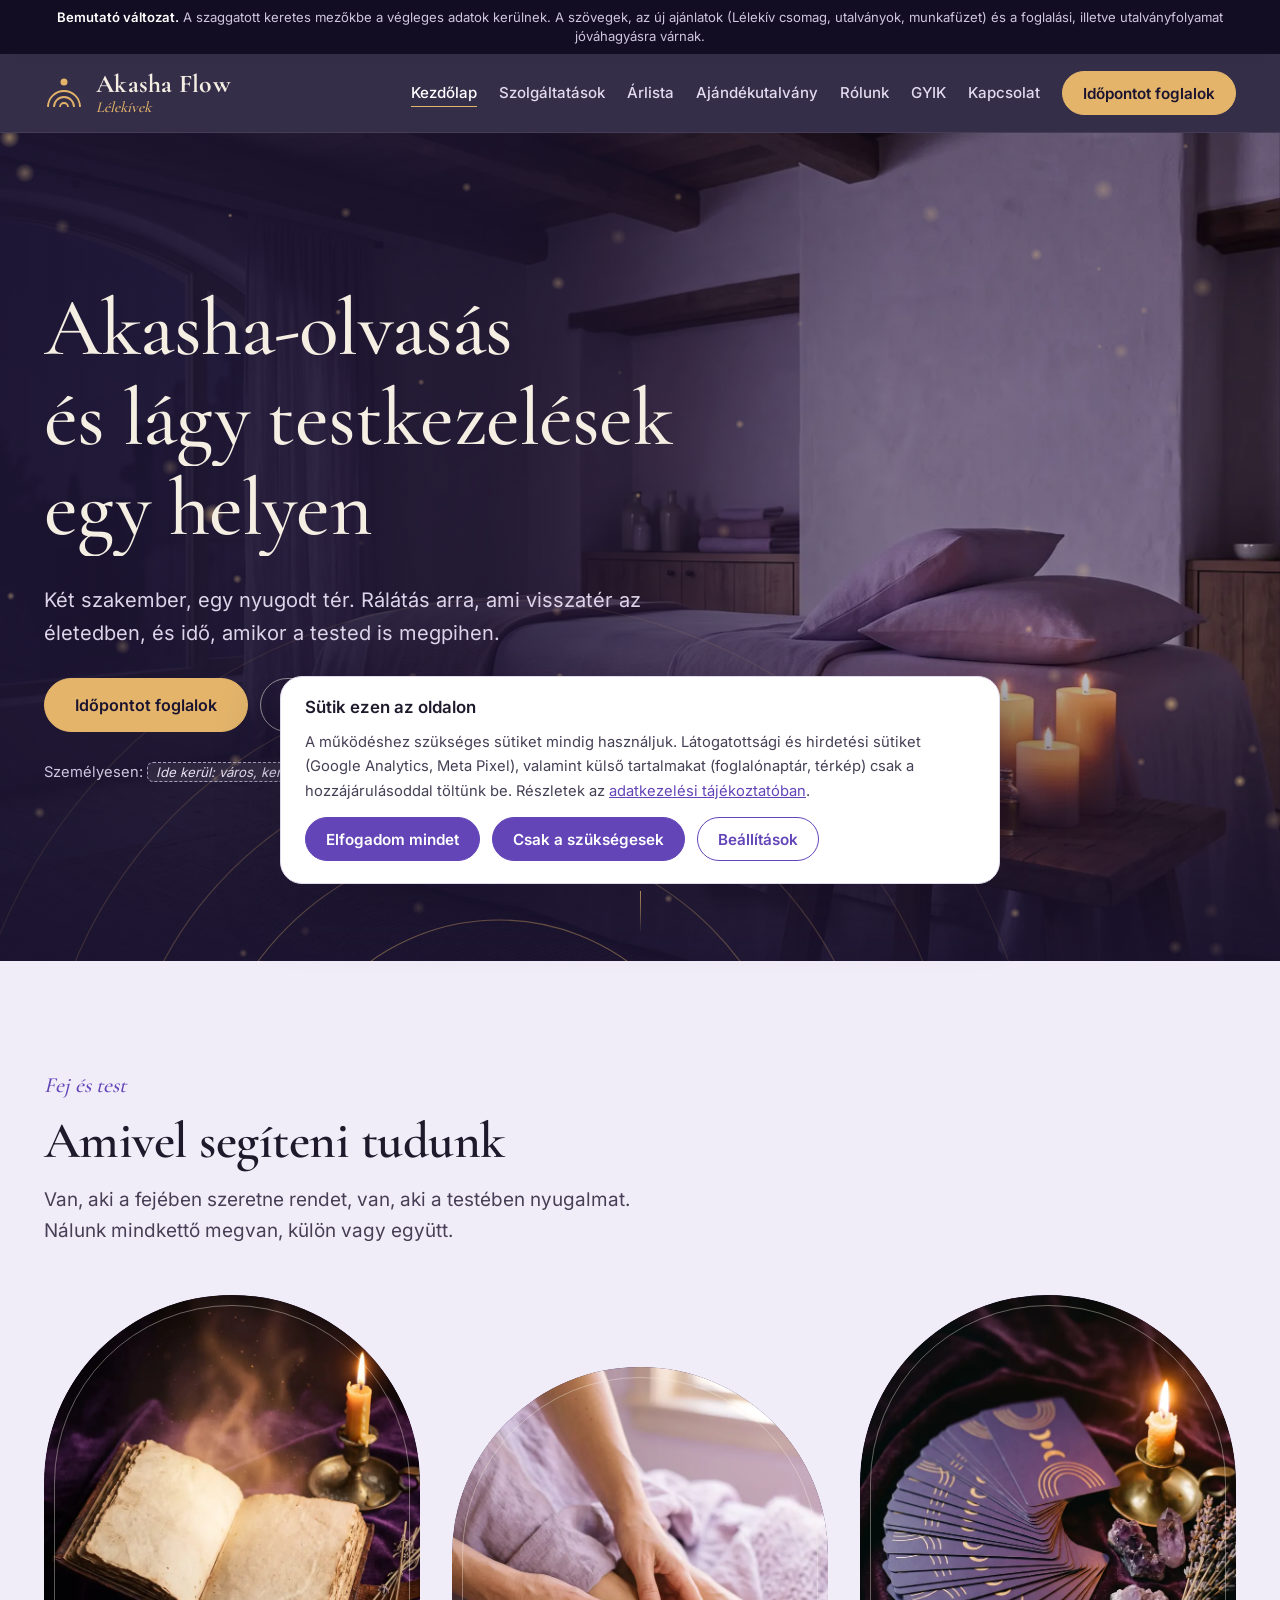
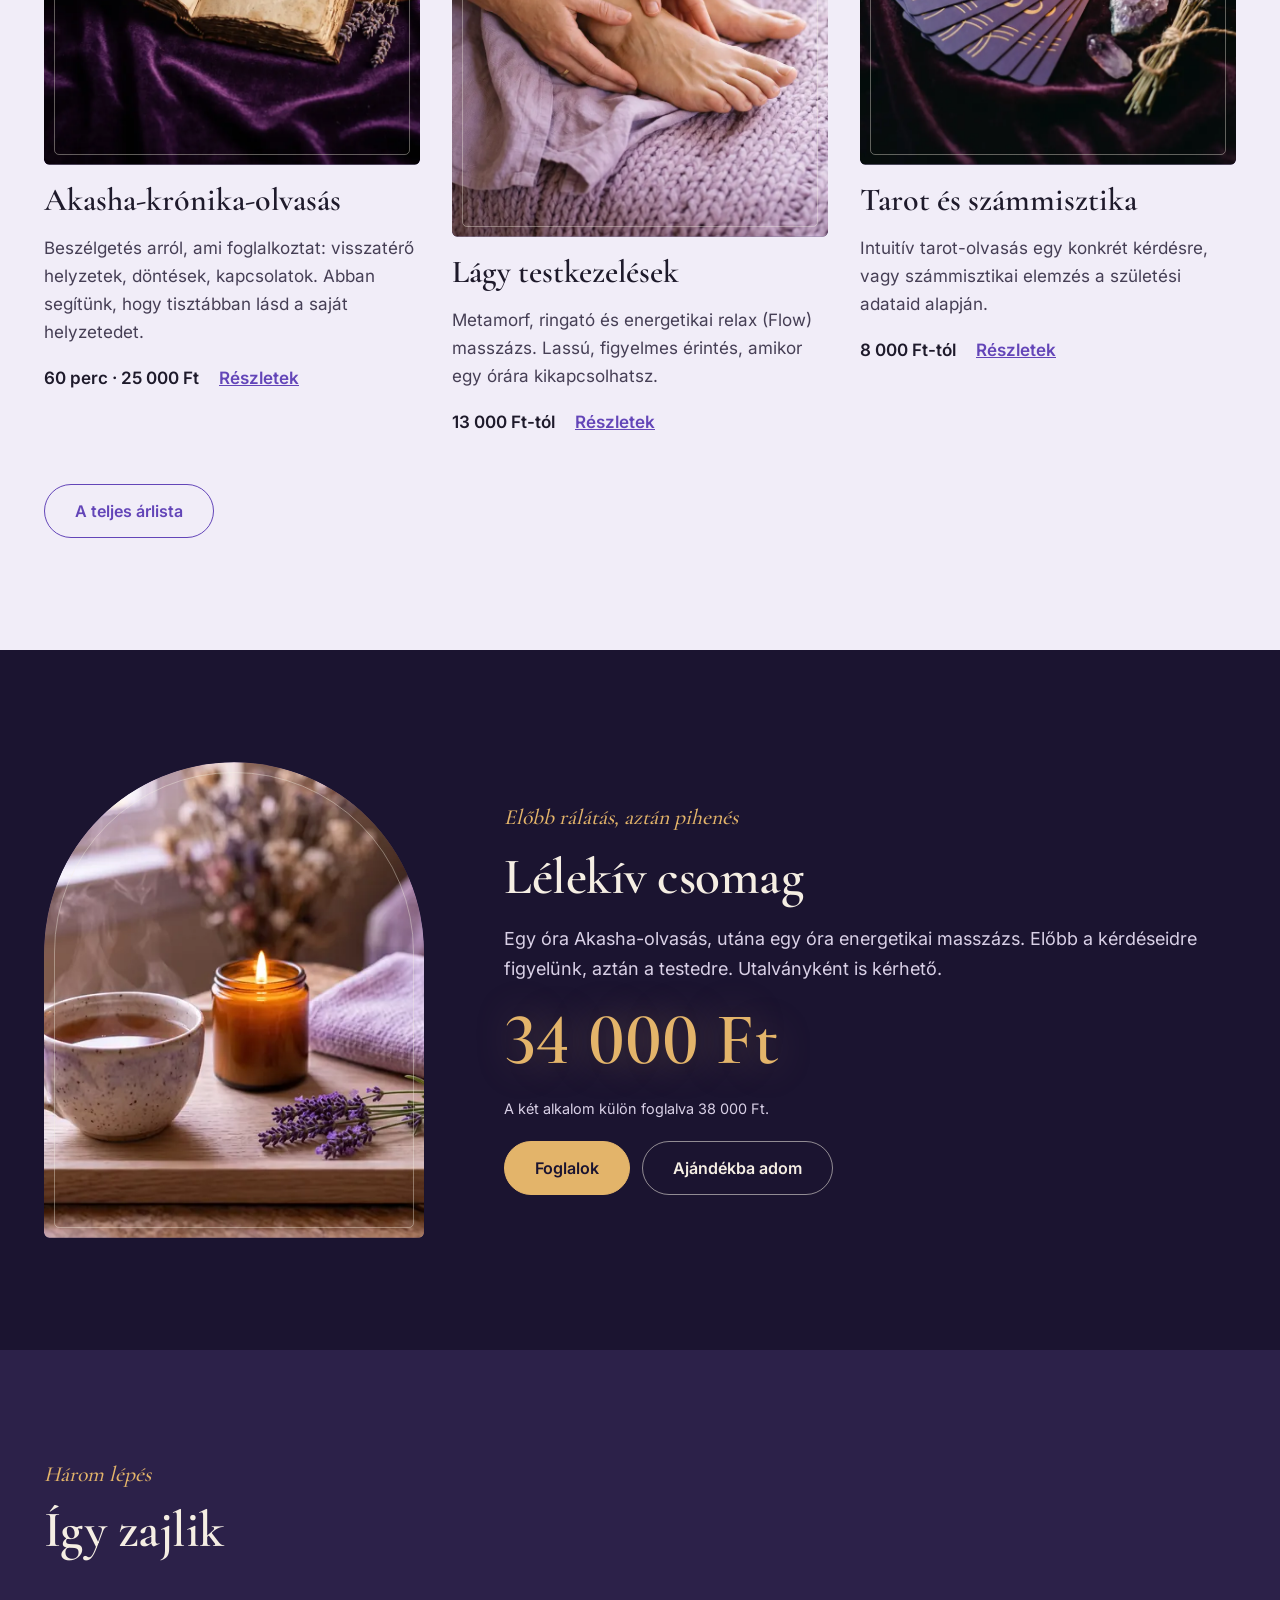
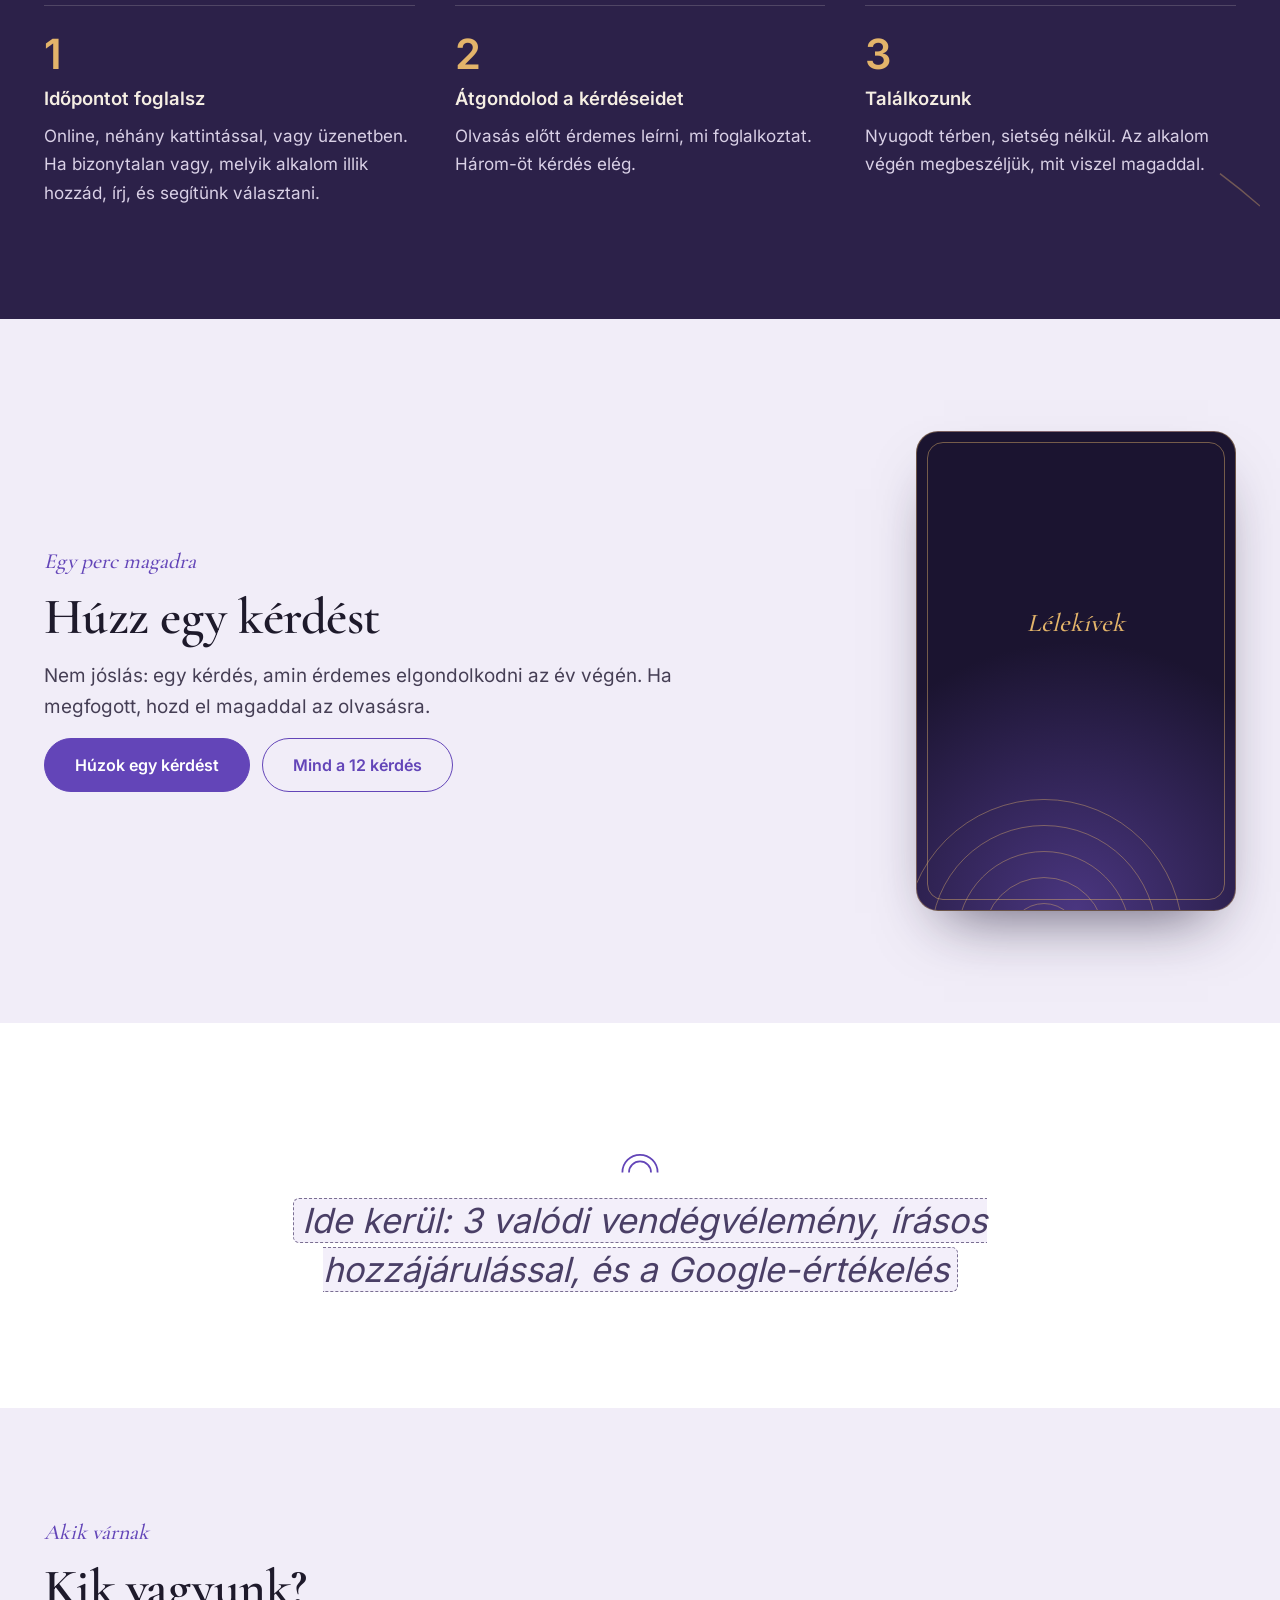
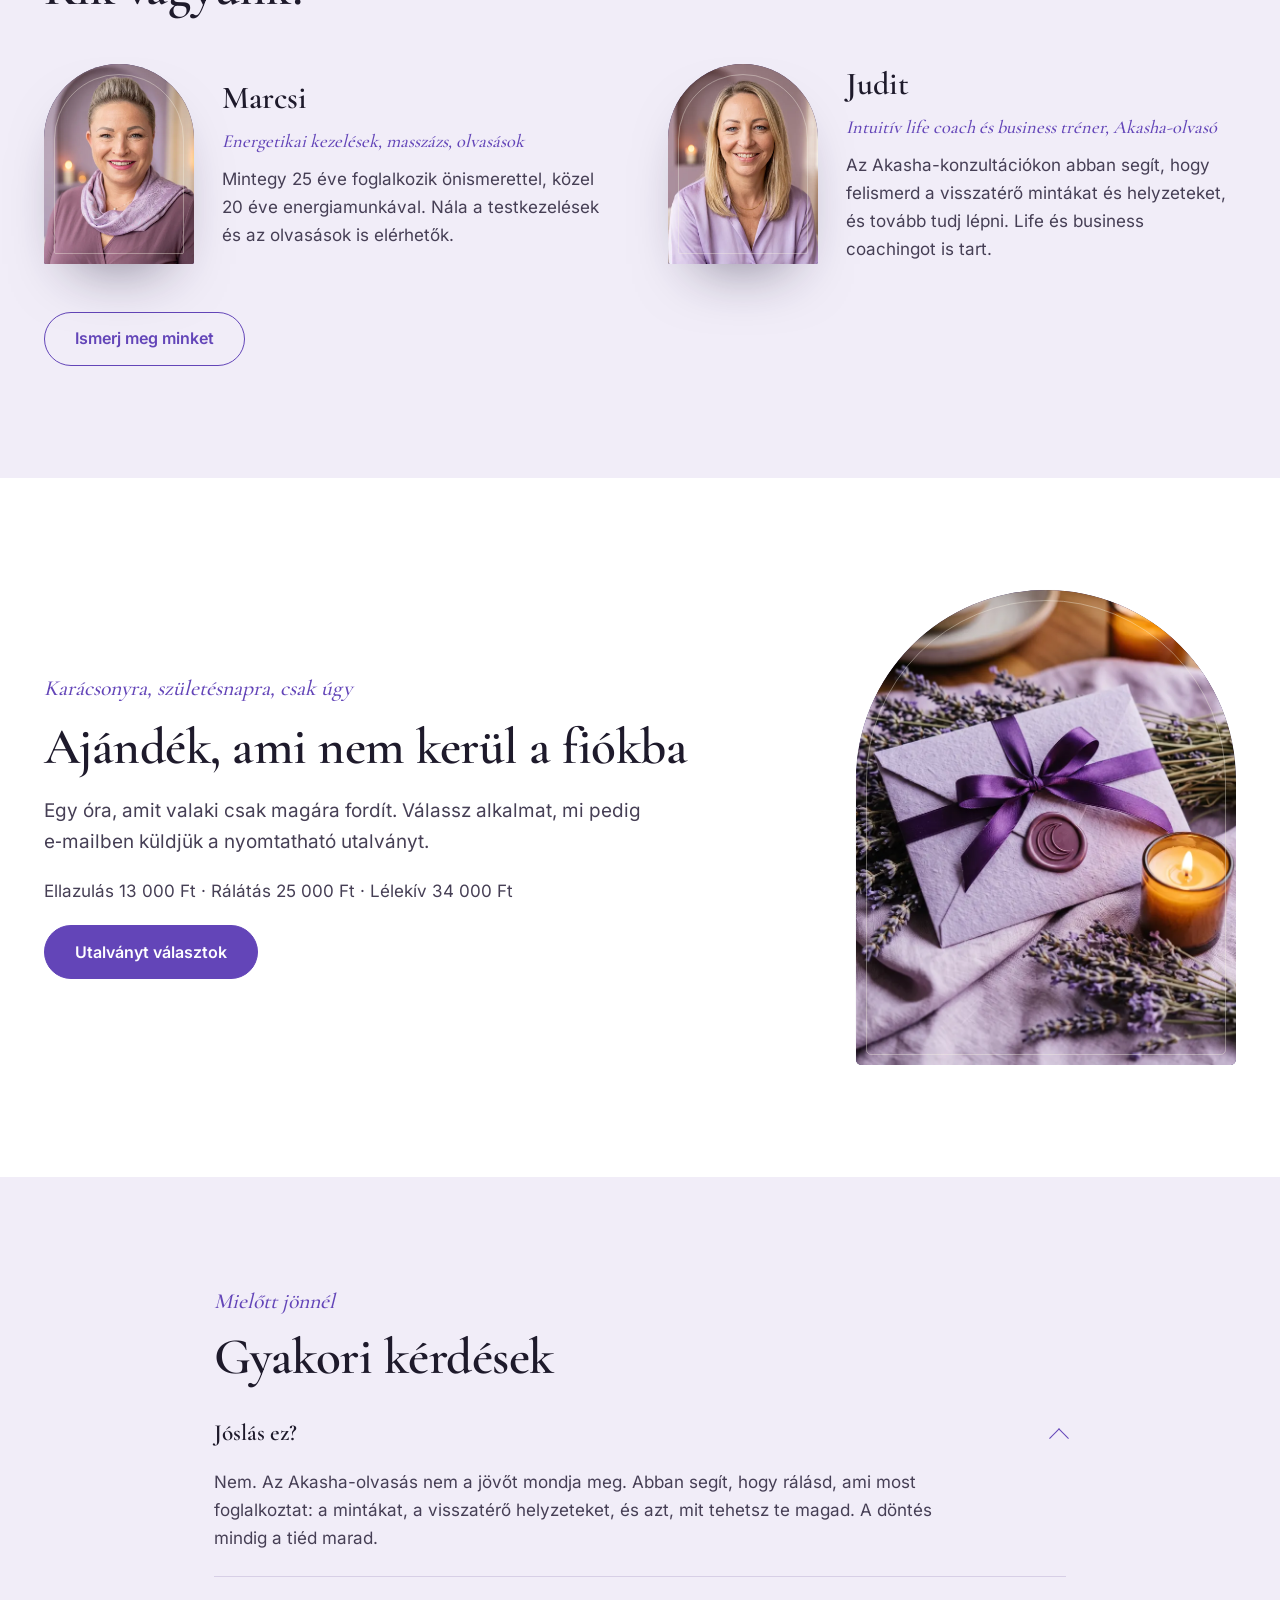
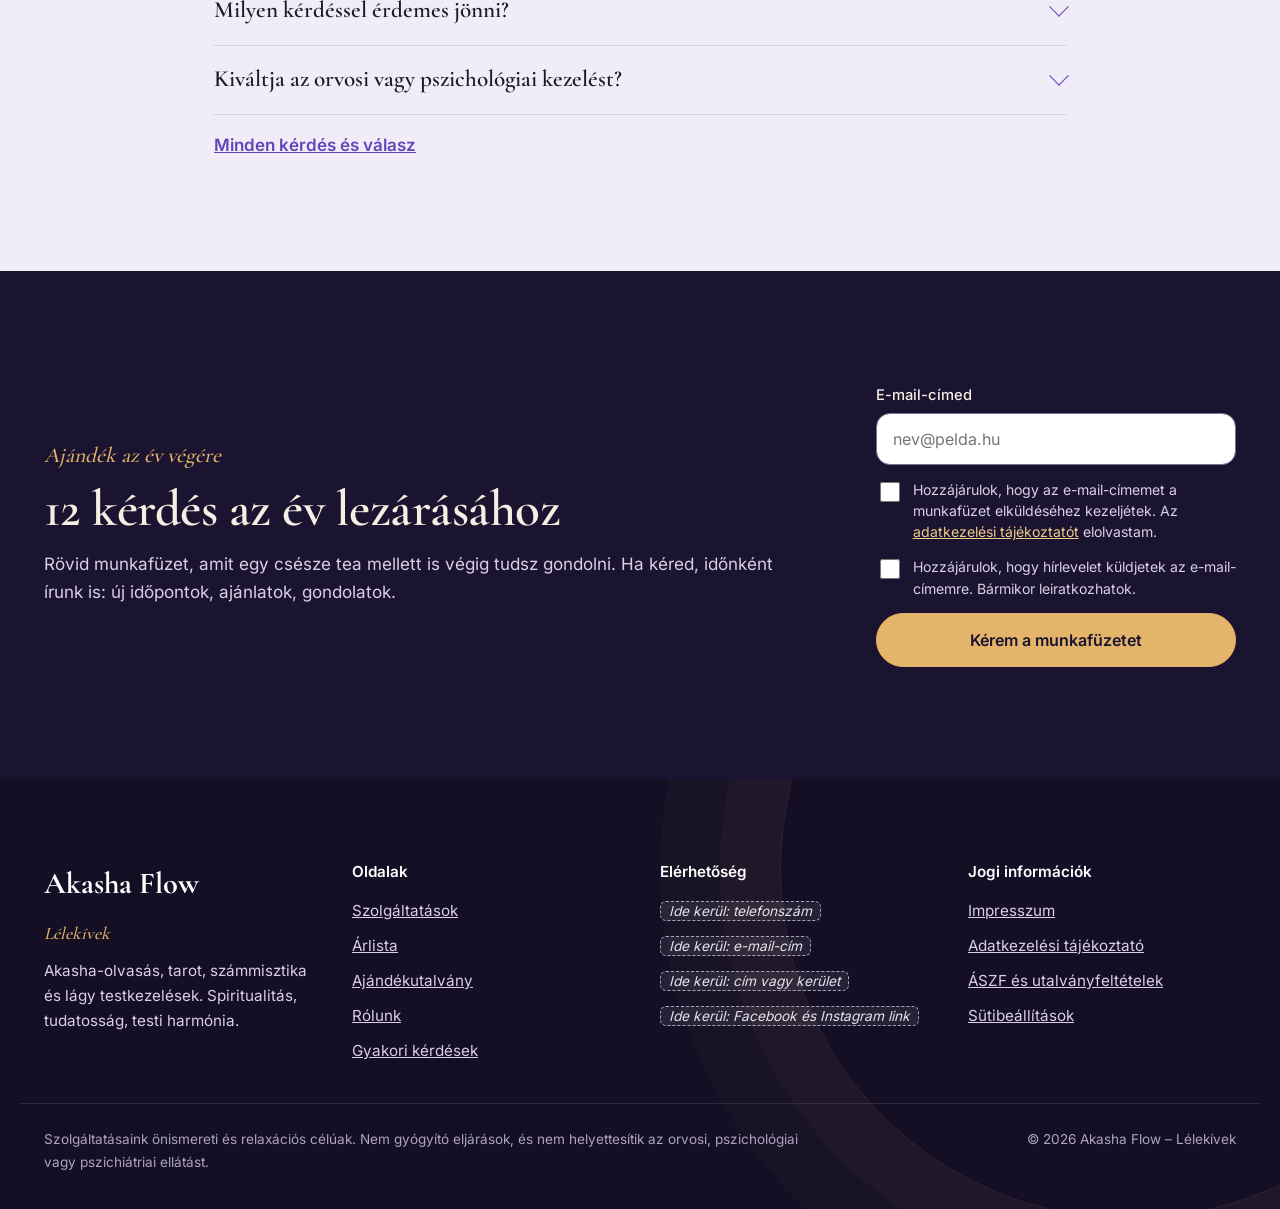
<file: index.html>
<!doctype html>
<html lang="hu">
<head>
<meta charset="utf-8">
<meta name="viewport" content="width=device-width, initial-scale=1">
<meta name="robots" content="noindex, nofollow">
<title>Akasha-olvasás és energetikai masszázs – Akasha Flow</title>
<meta name="description" content="Akasha-krónika-olvasás, tarot, metamorf és energetikai masszázs. Árak, időpontfoglalás, ajándékutalvány.">
<link rel="canonical" href="https://www.akasha-flow.hu/">
<meta property="og:type" content="website">
<meta property="og:url" content="https://www.akasha-flow.hu/">
<meta property="og:locale" content="hu_HU">
<meta property="og:site_name" content="Akasha Flow – Lélekívek">
<meta property="og:title" content="Akasha-olvasás és energetikai masszázs – Akasha Flow">
<meta property="og:description" content="Akasha-krónika-olvasás, tarot, metamorf és energetikai masszázs. Árak, időpontfoglalás, ajándékutalvány.">
<meta name="theme-color" content="#5B3FA0">
<link rel="icon" href="assets/favicon.svg" type="image/svg+xml">
<link rel="preload" href="fonts/cormorant-garamond-latin-600-normal.woff2" as="font" type="font/woff2" crossorigin>
<link rel="preload" href="fonts/inter-latin-400-normal.woff2" as="font" type="font/woff2" crossorigin>
<script>document.documentElement.classList.add("js")</script>
<link rel="stylesheet" href="assets/site.css">
<script type="application/ld+json">{"@context": "https://schema.org", "@type": "ProfessionalService", "name": "Akasha Flow – Lélekívek", "url": "https://www.akasha-flow.hu/", "description": "Akasha-krónika-olvasás, tarot, számmisztika, metamorf, ringató és energetikai masszázs.", "priceRange": "8 000 – 50 000 Ft", "image": "https://www.akasha-flow.hu/assets/img/szoba-l.webp", "employee": [{"@type": "Person", "name": "Marcsi", "jobTitle": "Energetikai kezelések, masszázs, olvasások"}, {"@type": "Person", "name": "Judit", "jobTitle": "Intuitív life coach és business tréner, Akasha-olvasó"}], "makesOffer": [{"@type": "Offer", "name": "Akasha-krónika-olvasás, 60 perc", "price": "25000", "priceCurrency": "HUF"}, {"@type": "Offer", "name": "Akasha-krónika-olvasás, 90 perc", "price": "37500", "priceCurrency": "HUF"}, {"@type": "Offer", "name": "Akasha-krónika-olvasás, 120 perc", "price": "50000", "priceCurrency": "HUF"}, {"@type": "Offer", "name": "Akasha energetikai alkalom, 60 perc", "price": "15000", "priceCurrency": "HUF"}, {"@type": "Offer", "name": "Tarotkártya-olvasás, 30 perc", "price": "8000", "priceCurrency": "HUF"}, {"@type": "Offer", "name": "Tarotkártya-olvasás, 60 perc", "price": "25000", "priceCurrency": "HUF"}, {"@type": "Offer", "name": "Tarotkártya-olvasás, 90 perc", "price": "37500", "priceCurrency": "HUF"}, {"@type": "Offer", "name": "Tarotkártya-olvasás, 120 perc", "price": "50000", "priceCurrency": "HUF"}, {"@type": "Offer", "name": "Számmisztikai elemzés", "price": "25000", "priceCurrency": "HUF"}, {"@type": "Offer", "name": "Ringató masszázs, 60–90 perc", "price": "15000", "priceCurrency": "HUF"}, {"@type": "Offer", "name": "Energetikai relax (Flow) masszázs, 60 perc", "price": "13000", "priceCurrency": "HUF"}, {"@type": "Offer", "name": "Energetikai relax (Flow) masszázs, 90 perc", "price": "17000", "priceCurrency": "HUF"}, {"@type": "Offer", "name": "Energetikai relax (Flow) masszázs, 120 perc", "price": "24000", "priceCurrency": "HUF"}]}</script>
</head>
<body>
<a class="skip" href="#tartalom">Ugrás a tartalomra</a>
<div class="demo-bar" role="note"><strong>Bemutató változat.</strong> A szaggatott keretes mezőkbe a végleges adatok kerülnek. A szövegek, az új ajánlatok (Lélekív csomag, utalványok, munkafüzet) és a foglalási, illetve utalványfolyamat jóváhagyásra várnak.</div>
<header class="site-header">
<div class="wrap header-in">
<a class="brand" href="index.html"><svg viewBox="0 0 40 40" fill="none" stroke="#E3B46A" stroke-width="1.8" aria-hidden="true"><path d="M4 34 A16 16 0 0 1 36 34"/><path d="M10 34 A10 10 0 0 1 30 34"/><path d="M16 34 A4 4 0 0 1 24 34"/><circle cx="20" cy="9" r="3.5" fill="#E3B46A" stroke="none"/></svg><span class="brand-name"><b>Akasha Flow</b><span>Lélekívek</span></span><span class="sr-only"> – kezdőlap</span></a>
<button class="menu-btn" type="button" aria-expanded="false" aria-controls="fomenu"><svg width="20" height="20" viewBox="0 0 20 20" fill="none" stroke="currentColor" stroke-width="2" aria-hidden="true"><path d="M3 5h14M3 10h14M3 15h14"/></svg>Menü</button>
<nav class="nav" id="fomenu" aria-label="Fő navigáció">
<a class="nav-link" href="index.html" aria-current="page">Kezdőlap</a>
<a class="nav-link" href="szolgaltatasok.html">Szolgáltatások</a>
<a class="nav-link" href="arlista.html">Árlista</a>
<a class="nav-link" href="ajandekutalvany.html">Ajándékutalvány</a>
<a class="nav-link" href="rolunk.html">Rólunk</a>
<a class="nav-link" href="gyik.html">GYIK</a>
<a class="nav-link" href="kapcsolat.html">Kapcsolat</a>
<a class="btn btn-sm btn-amber" href="kapcsolat.html#foglalas">Időpontot foglalok</a>
</nav>
</div>
</header>
<main id="tartalom" tabindex="-1">
<section class="hero" aria-labelledby="hero-ttl">
<div class="hero-photo"><img src="assets/img/szoba-s.webp" srcset="assets/img/szoba-s.webp 1200w, assets/img/szoba-l.webp 2400w" sizes="(max-width: 640px) 240vw, 100vw" width="1200" height="509" alt="" fetchpriority="high"></div>
<svg class="hero-arcs" viewBox="0 0 1100 620" aria-hidden="true" focusable="false"><path d="M410 600 A140 140 0 0 1 690 600"/><path d="M330 600 A220 220 0 0 1 770 600"/><path d="M250 600 A300 300 0 0 1 850 600"/><path d="M170 600 A380 380 0 0 1 930 600"/><path d="M90 600 A460 460 0 0 1 1010 600"/><path d="M10 600 A540 540 0 0 1 1090 600"/></svg>
<canvas id="motes" aria-hidden="true"></canvas>
<div class="wrap hero-in"><div class="hero-text">
<h1 id="hero-ttl"><span class="line"><span>Akasha-olvasás</span></span><span class="line"><span>és lágy testkezelések</span></span><span class="line"><span>egy helyen</span></span></h1>
<p class="lead">Két szakember, egy nyugodt tér. Rálátás arra, ami visszatér az életedben, és idő, amikor a tested is megpihen.</p>
<div class="btns"><a class="btn btn-amber" href="kapcsolat.html#foglalas">Időpontot foglalok</a><a class="btn btn-line" href="ajandekutalvany.html">Ajándékutalványt veszek</a></div>
<p class="facts"><span>Személyesen: <span class="fill">Ide kerül: város, kerület vagy cím</span></span><span>Olvasás online is: <span class="fill">Ide kerül: megerősítés</span></span></p>
</div></div>
<a class="scroll-cue" href="#kinalat">Görgess tovább<i aria-hidden="true"></i></a>
</section>

<section class="section" id="kinalat" aria-labelledby="szolg-ttl"><div class="wrap stack-lg">
<div class="stack" style="max-width:700px"><p class="kicker">Fej és test</p><h2 id="szolg-ttl">Amivel segíteni tudunk</h2><p class="lead">Van, aki a fejében szeretne rendet, van, aki a testében nyugalmat. Nálunk mindkettő megvan, külön vagy együtt.</p></div>
<div class="tri">
<article class="reveal"><a class="arch-link" href="szolgaltatasok.html#akasha-olvasas" tabindex="-1" aria-hidden="true"><div class="arch "><img src="assets/img/konyv-s.webp" srcset="assets/img/konyv-s.webp 800w, assets/img/konyv-l.webp 1600w" sizes="(max-width: 900px) 92vw, 33vw" width="800" height="993" alt="Nyitott könyv gyertyafényben, lila bársonyon" loading="lazy" decoding="async"></div></a>
<h3>Akasha-krónika-olvasás</h3><p class="desc">Beszélgetés arról, ami foglalkoztat: visszatérő helyzetek, döntések, kapcsolatok. Abban segítünk, hogy tisztábban lásd a saját helyzetedet.</p>
<div class="meta"><span class="price">60 perc · 25 000 Ft</span><a class="link-strong" href="szolgaltatasok.html#akasha-olvasas">Részletek<span class="sr-only">: Akasha-krónika-olvasás</span></a></div></article>
<article class="reveal"><a class="arch-link" href="szolgaltatasok.html#metamorf" tabindex="-1" aria-hidden="true"><div class="arch "><img src="assets/img/lab-s.webp" srcset="assets/img/lab-s.webp 800w, assets/img/lab-l.webp 1600w" sizes="(max-width: 900px) 92vw, 33vw" width="800" height="993" alt="Gyengéd érintés a lábfejen levendulaszínű takaró mellett" loading="lazy" decoding="async"></div></a>
<h3>Lágy testkezelések</h3><p class="desc">Metamorf, ringató és energetikai relax (Flow) masszázs. Lassú, figyelmes érintés, amikor egy órára kikapcsolhatsz.</p>
<div class="meta"><span class="price">13 000 Ft-tól</span><a class="link-strong" href="szolgaltatasok.html#energetikai-masszazs">Részletek<span class="sr-only">: testkezelések</span></a></div></article>
<article class="reveal"><a class="arch-link" href="szolgaltatasok.html#tarot" tabindex="-1" aria-hidden="true"><div class="arch "><img src="assets/img/tarot-s.webp" srcset="assets/img/tarot-s.webp 800w, assets/img/tarot-l.webp 1600w" sizes="(max-width: 900px) 92vw, 33vw" width="800" height="993" alt="Legyezőbe rendezett kártyák gyertya és ametiszt mellett" loading="lazy" decoding="async"></div></a>
<h3>Tarot és számmisztika</h3><p class="desc">Intuitív tarot-olvasás egy konkrét kérdésre, vagy számmisztikai elemzés a születési adataid alapján.</p>
<div class="meta"><span class="price">8 000 Ft-tól</span><a class="link-strong" href="szolgaltatasok.html#tarot">Részletek<span class="sr-only">: tarot és számmisztika</span></a></div></article>
</div>
<div class="btns"><a class="btn btn-ghost" href="arlista.html">A teljes árlista</a></div>
</div></section>

<section class="dark section" aria-labelledby="csomag-ttl"><div class="wrap split">
<div class="split-media reveal"><div class="arch "><img src="assets/img/tea-s.webp" srcset="assets/img/tea-s.webp 1000w, assets/img/tea-l.webp 2000w" sizes="(max-width: 900px) 92vw, 520px" width="1000" height="558" alt="Gőzölgő teáscsésze, gyertya és levendula egy fatálcán" loading="lazy" decoding="async" style="object-position:40% 50%"></div></div>
<div class="split-text"><p class="kicker">Előbb rálátás, aztán pihenés</p><h2 id="csomag-ttl">Lélekív csomag</h2>
<p style="font-size:1.12rem">Egy óra Akasha-olvasás, utána egy óra energetikai masszázs. Előbb a kérdéseidre figyelünk, aztán a testedre. Utalványként is kérhető.</p>
<p class="offer-price">34 000 Ft</p><p class="small">A két alkalom külön foglalva 38 000 Ft.</p>
<div class="btns"><a class="btn btn-amber" href="kapcsolat.html#foglalas">Foglalok</a><a class="btn btn-line" href="ajandekutalvany.html">Ajándékba adom</a></div></div>
</div></section>

<section class="section dusk dark steps-sec" aria-labelledby="menet-ttl" style="background:var(--dusk)"><div class="wrap stack-lg">
<svg class="scroll-arc" viewBox="0 0 1200 220" preserveAspectRatio="none" aria-hidden="true"><path d="M0 210 C 300 -40, 900 -40, 1200 210"/></svg>
<div class="stack"><p class="kicker">Három lépés</p><h2 id="menet-ttl">Így zajlik</h2></div>
<ol class="steps">
<li><span class="no" aria-hidden="true">1</span><h3>Időpontot foglalsz</h3><p>Online, néhány kattintással, vagy üzenetben. Ha bizonytalan vagy, melyik alkalom illik hozzád, írj, és segítünk választani.</p></li>
<li><span class="no" aria-hidden="true">2</span><h3>Átgondolod a kérdéseidet</h3><p>Olvasás előtt érdemes leírni, mi foglalkoztat. Három-öt kérdés elég.</p></li>
<li><span class="no" aria-hidden="true">3</span><h3>Találkozunk</h3><p>Nyugodt térben, sietség nélkül. Az alkalom végén megbeszéljük, mit viszel magaddal.</p></li>
</ol></div></section>

<section class="section" aria-labelledby="kartya-ttl"><div class="wrap draw">
<div class="draw-text stack"><p class="kicker">Egy perc magadra</p><h2 id="kartya-ttl">Húzz egy kérdést</h2>
<p class="lead">Nem jóslás: egy kérdés, amin érdemes elgondolkodni az év végén. Ha megfogott, hozd el magaddal az olvasásra.</p>
<div class="btns"><button class="btn" type="button" id="draw-btn">Húzok egy kérdést</button><a class="btn btn-ghost" href="#nl-ttl">Mind a 12 kérdés</a></div>
<div class="draw-next" id="draw-next" hidden><p>Ha megfogott, hozd el az Akasha-olvasásra.</p><a class="btn btn-amber" href="kapcsolat.html#foglalas">Időpontot foglalok</a></div></div>
<div class="deck" aria-live="polite">
<div class="qcard" id="qcard" role="button" tabindex="0"><div class="qcard-in">
<div class="qcard-back" aria-hidden="true"><svg class="qa" viewBox="0 0 1100 620" aria-hidden="true" focusable="false"><path d="M430 620 A120 120 0 0 1 670 620"/><path d="M340 620 A210 210 0 0 1 760 620"/><path d="M250 620 A300 300 0 0 1 850 620"/><path d="M160 620 A390 390 0 0 1 940 620"/><path d="M70 620 A480 480 0 0 1 1030 620"/></svg><span>Lélekívek</span></div>
<div class="qcard-front"><p class="qcard-no" id="q-no"></p><p class="qcard-q" id="q-text">Kattints a gombra, és húzz egy kérdést.</p></div>
</div></div></div>
</div></section>

<section class="section white" aria-label="Vendégeink mondták"><div class="wrap quote-band">
<svg width="44" height="44" viewBox="0 0 40 40" fill="none" stroke="#6345B8" stroke-width="1.6" aria-hidden="true"><path d="M4 34 A16 16 0 0 1 36 34"/><path d="M10 34 A10 10 0 0 1 30 34"/></svg>
<p class="q"><span class="fill">Ide kerül: 3 valódi vendégvélemény, írásos hozzájárulással, és a Google-értékelés</span></p>
</div></section>

<section class="section" aria-labelledby="mi-ttl"><div class="wrap stack-lg">
<div class="stack"><p class="kicker">Akik várnak</p><h2 id="mi-ttl">Kik vagyunk?</h2></div>
<div class="people">
<div class="person"><div class="arch reveal-self"><img src="assets/img/marcsi-s.webp" srcset="assets/img/marcsi-s.webp 600w, assets/img/marcsi-l.webp 1200w" sizes="150px" width="600" height="745" alt="Marcsi portréja" loading="lazy" decoding="async"></div><div class="person-body"><h3>Marcsi</h3><p class="role">Energetikai kezelések, masszázs, olvasások</p><p style="color:var(--text)">Mintegy 25 éve foglalkozik önismerettel, közel 20 éve energiamunkával. Nála a testkezelések és az olvasások is elérhetők.</p></div></div>
<div class="person"><div class="arch reveal-self"><img src="assets/img/judit-s.webp" srcset="assets/img/judit-s.webp 600w, assets/img/judit-l.webp 1200w" sizes="150px" width="600" height="745" alt="Judit portréja" loading="lazy" decoding="async"></div><div class="person-body"><h3>Judit</h3><p class="role">Intuitív life coach és business tréner, Akasha-olvasó</p><p style="color:var(--text)">Az Akasha-konzultációkon abban segít, hogy felismerd a visszatérő mintákat és helyzeteket, és tovább tudj lépni. Life és business coachingot is tart.</p></div></div>
</div>
<div class="btns"><a class="btn btn-ghost" href="rolunk.html">Ismerj meg minket</a></div>
</div></section>

<section class="section white" aria-labelledby="ajandek-ttl"><div class="wrap split rev">
<div class="split-media reveal"><div class="arch "><img src="assets/img/utalvany-s.webp" srcset="assets/img/utalvany-s.webp 800w, assets/img/utalvany-l.webp 1600w" sizes="(max-width: 900px) 92vw, 520px" width="800" height="993" alt="Levendulaszínű ajándékboríték lila szalaggal és viaszpecséttel" loading="lazy" decoding="async"></div></div>
<div class="split-text"><p class="kicker">Karácsonyra, születésnapra, csak úgy</p><h2 id="ajandek-ttl">Ajándék, ami nem kerül a fiókba</h2>
<p class="lead">Egy óra, amit valaki csak magára fordít. Válassz alkalmat, mi pedig e&#8209;mailben küldjük a nyomtatható utalványt.</p>
<p style="color:var(--text)">Ellazulás 13 000 Ft · Rálátás 25 000 Ft · Lélekív 34 000 Ft</p>
<div class="btns"><a class="btn" href="ajandekutalvany.html">Utalványt választok</a></div></div>
</div></section>

<section class="section" aria-labelledby="gyik-ttl"><div class="wrap narrow stack">
<p class="kicker">Mielőtt jönnél</p><h2 id="gyik-ttl">Gyakori kérdések</h2>
<div class="faq"><details open><summary>Jóslás ez?</summary><div class="answer"><p>Nem. Az Akasha-olvasás nem a jövőt mondja meg. Abban segít, hogy rálásd, ami most foglalkoztat: a mintákat, a visszatérő helyzeteket, és azt, mit tehetsz te magad. A döntés mindig a tiéd marad.</p></div></details>
<details><summary>Milyen kérdéssel érdemes jönni?</summary><div class="answer"><p>Bármivel, ami fontos neked: kapcsolat, munka, egy döntés, egy újra és újra visszatérő helyzet. Minél konkrétabban fogalmazol, annál többet viszel haza. Elég, ha előre leírsz három-öt kérdést.</p></div></details>
<details><summary>Kiváltja az orvosi vagy pszichológiai kezelést?</summary><div class="answer"><p>Nem. Szolgáltatásaink önismereti és relaxációs célúak. Nem gyógyító eljárások, és nem helyettesítik az orvosi, pszichológiai vagy pszichiátriai ellátást. Ha egészségügyi panaszod van, fordulj orvoshoz.</p></div></details></div>
<p><a class="link-strong" href="gyik.html">Minden kérdés és válasz</a></p>
</div></section>
<section class="dark section" aria-labelledby="nl-ttl"><div class="wrap newsletter">
<div class="newsletter-text"><p class="kicker">Ajándék az év végére</p><h2 id="nl-ttl">12 kérdés az év lezárásához</h2>
<p>Rövid munkafüzet, amit egy csésze tea mellett is végig tudsz gondolni. Ha kéred, időnként írunk is: új időpontok, ajánlatok, gondolatok.</p></div>
<form data-demo="Köszönjük! Bemutató változat: élesítéskor itt indul a letöltés és a megerősítő e-mail." novalidate>
<div class="field"><label class="lbl" for="nl-email">E-mail-címed</label><input id="nl-email" name="email" type="email" autocomplete="email" required placeholder="nev@pelda.hu"></div>
<label class="check"><input type="checkbox" name="munkafuzet" required><span>Hozzájárulok, hogy az e-mail-címemet a munkafüzet elküldéséhez kezeljétek. Az <a href="adatkezeles.html">adatkezelési tájékoztatót</a> elolvastam.</span></label>
<label class="check"><input type="checkbox" name="hirlevel"><span>Hozzájárulok, hogy hírlevelet küldjetek az e-mail-címemre. Bármikor leiratkozhatok.</span></label>
<button class="btn btn-amber" type="submit">Kérem a munkafüzetet</button>
<p class="form-status" role="status" tabindex="-1" hidden></p>
</form></div></section>
</main>
<footer class="site-footer">
<div class="wrap footer-grid">
<div class="footer-col"><p class="footer-brand">Akasha Flow</p><p class="footer-sub">Lélekívek</p><p>Akasha-olvasás, tarot, számmisztika és lágy testkezelések. Spiritualitás, tudatosság, testi harmónia.</p></div>
<nav class="footer-col" aria-label="Lábléc navigáció"><p class="ttl">Oldalak</p><a href="szolgaltatasok.html">Szolgáltatások</a><a href="arlista.html">Árlista</a><a href="ajandekutalvany.html">Ajándékutalvány</a><a href="rolunk.html">Rólunk</a><a href="gyik.html">Gyakori kérdések</a></nav>
<div class="footer-col on-dark"><p class="ttl">Elérhetőség</p><p><span class="fill">Ide kerül: telefonszám</span></p><p><span class="fill">Ide kerül: e-mail-cím</span></p><p><span class="fill">Ide kerül: cím vagy kerület</span></p><p><span class="fill">Ide kerül: Facebook és Instagram link</span></p></div>
<div class="footer-col"><p class="ttl">Jogi információk</p><a href="impresszum.html">Impresszum</a><a href="adatkezeles.html">Adatkezelési tájékoztató</a><a href="aszf.html">ÁSZF és utalványfeltételek</a><button class="linkbtn" type="button" data-open-cookie>Sütibeállítások</button></div>
</div>
<div class="wrap footer-bottom"><p style="max-width:760px">Szolgáltatásaink önismereti és relaxációs célúak. Nem gyógyító eljárások, és nem helyettesítik az orvosi, pszichológiai vagy pszichiátriai ellátást.</p><p>© 2026 Akasha Flow – Lélekívek</p></div>
</footer>
<div class="cookie" id="cookie" role="dialog" aria-modal="false" aria-labelledby="cookie-ttl" hidden>
<h2 id="cookie-ttl">Sütik ezen az oldalon</h2>
<p>A működéshez szükséges sütiket mindig használjuk. Látogatottsági és hirdetési sütiket (Google Analytics, Meta Pixel), valamint külső tartalmakat (foglalónaptár, térkép) csak a hozzájárulásoddal töltünk be. Részletek az <a href="adatkezeles.html#sutik">adatkezelési tájékoztatóban</a>.</p>
<div class="cookie-opts" id="cookie-opts" hidden>
<label class="check"><input type="checkbox" checked disabled><span>Szükséges sütik (mindig aktívak)</span></label>
<label class="check"><input type="checkbox" id="ck-analytics"><span>Látogatottsági statisztika (Google Analytics 4)</span></label>
<label class="check"><input type="checkbox" id="ck-marketing"><span>Hirdetési sütik (Meta Pixel)</span></label>
<label class="check"><input type="checkbox" id="ck-external"><span>Külső tartalmak (online foglalónaptár, Google Térkép)</span></label>
<div class="btns"><button class="btn btn-sm" type="button" data-ck="save">Beállítások mentése</button></div>
</div>
<div class="btns"><button class="btn btn-sm" type="button" data-ck="all">Elfogadom mindet</button><button class="btn btn-sm" type="button" data-ck="none">Csak a szükségesek</button><button class="btn btn-sm btn-ghost" type="button" data-ck="settings">Beállítások</button></div>
</div>
<script src="assets/site.js" defer></script>
<div class="m-cta"><a class="btn btn-amber" href="kapcsolat.html#foglalas">Időpontot foglalok</a></div>
</body>
</html>
</file>
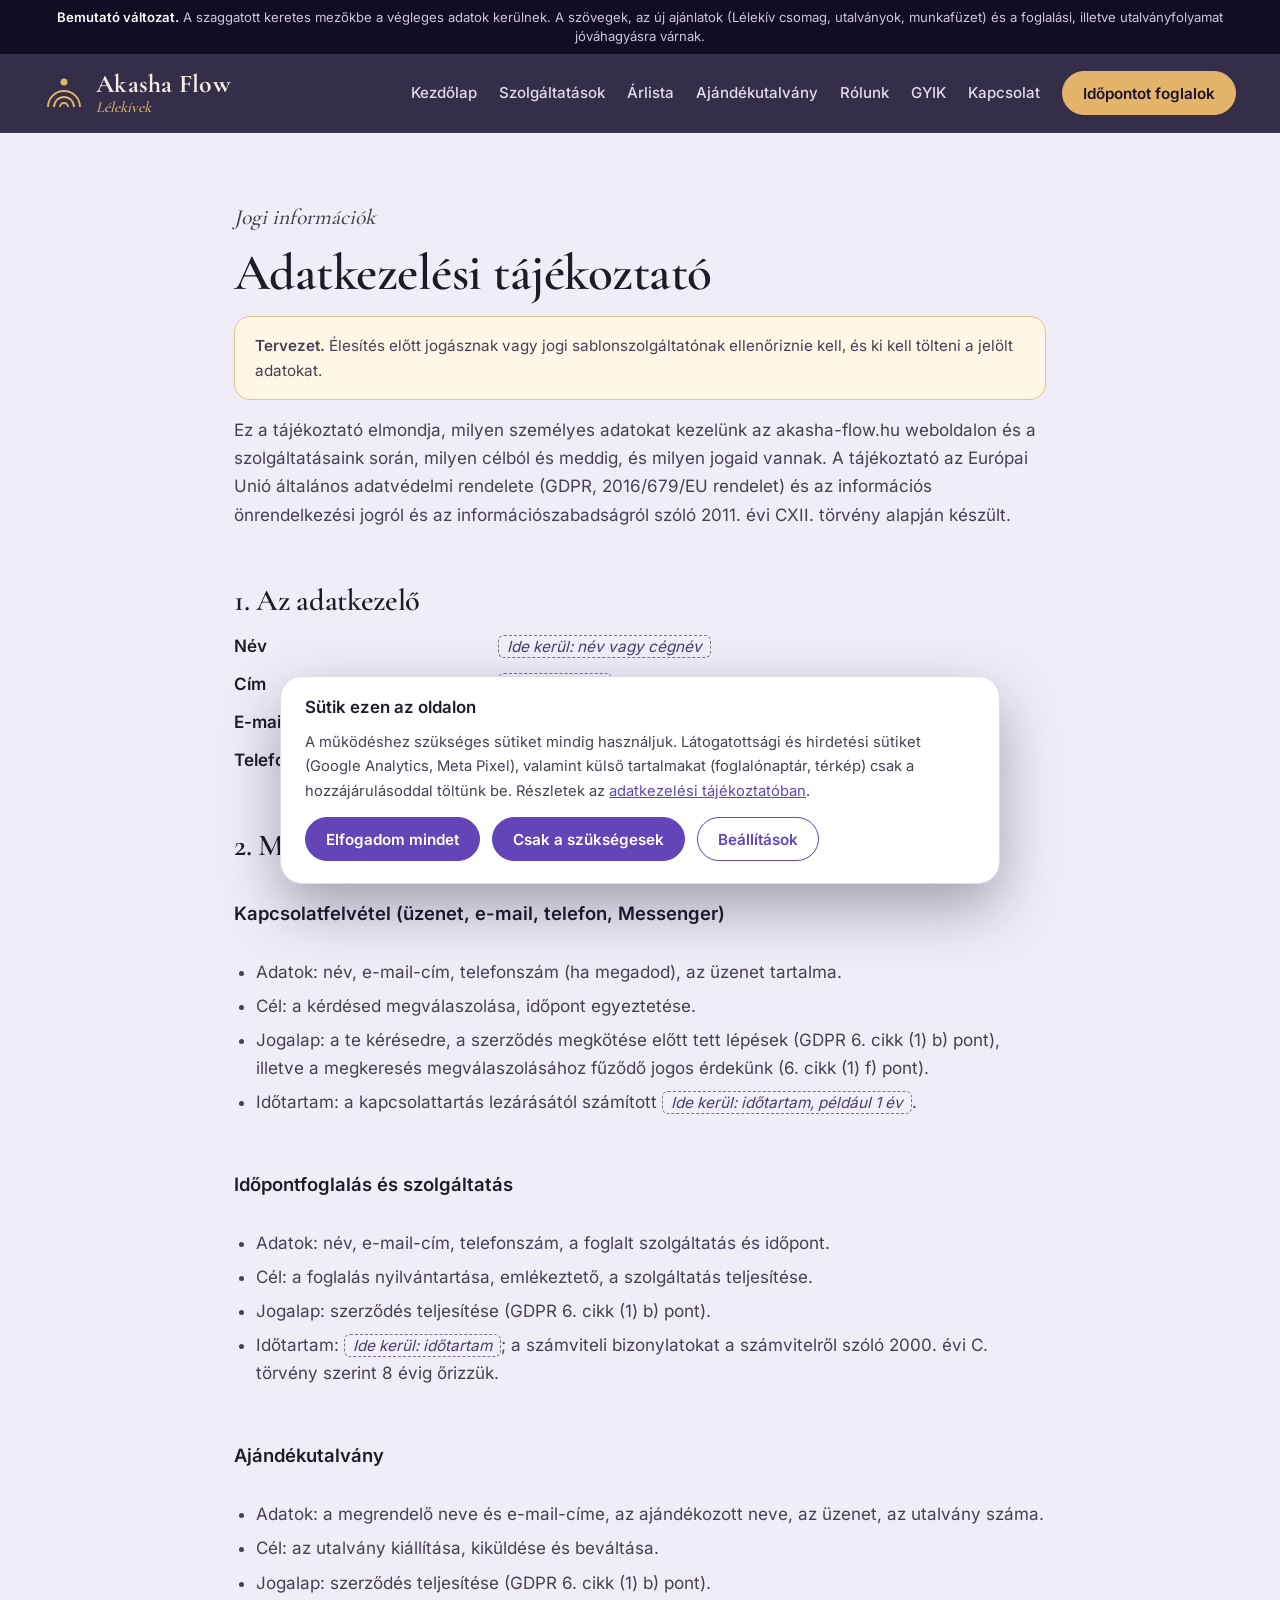
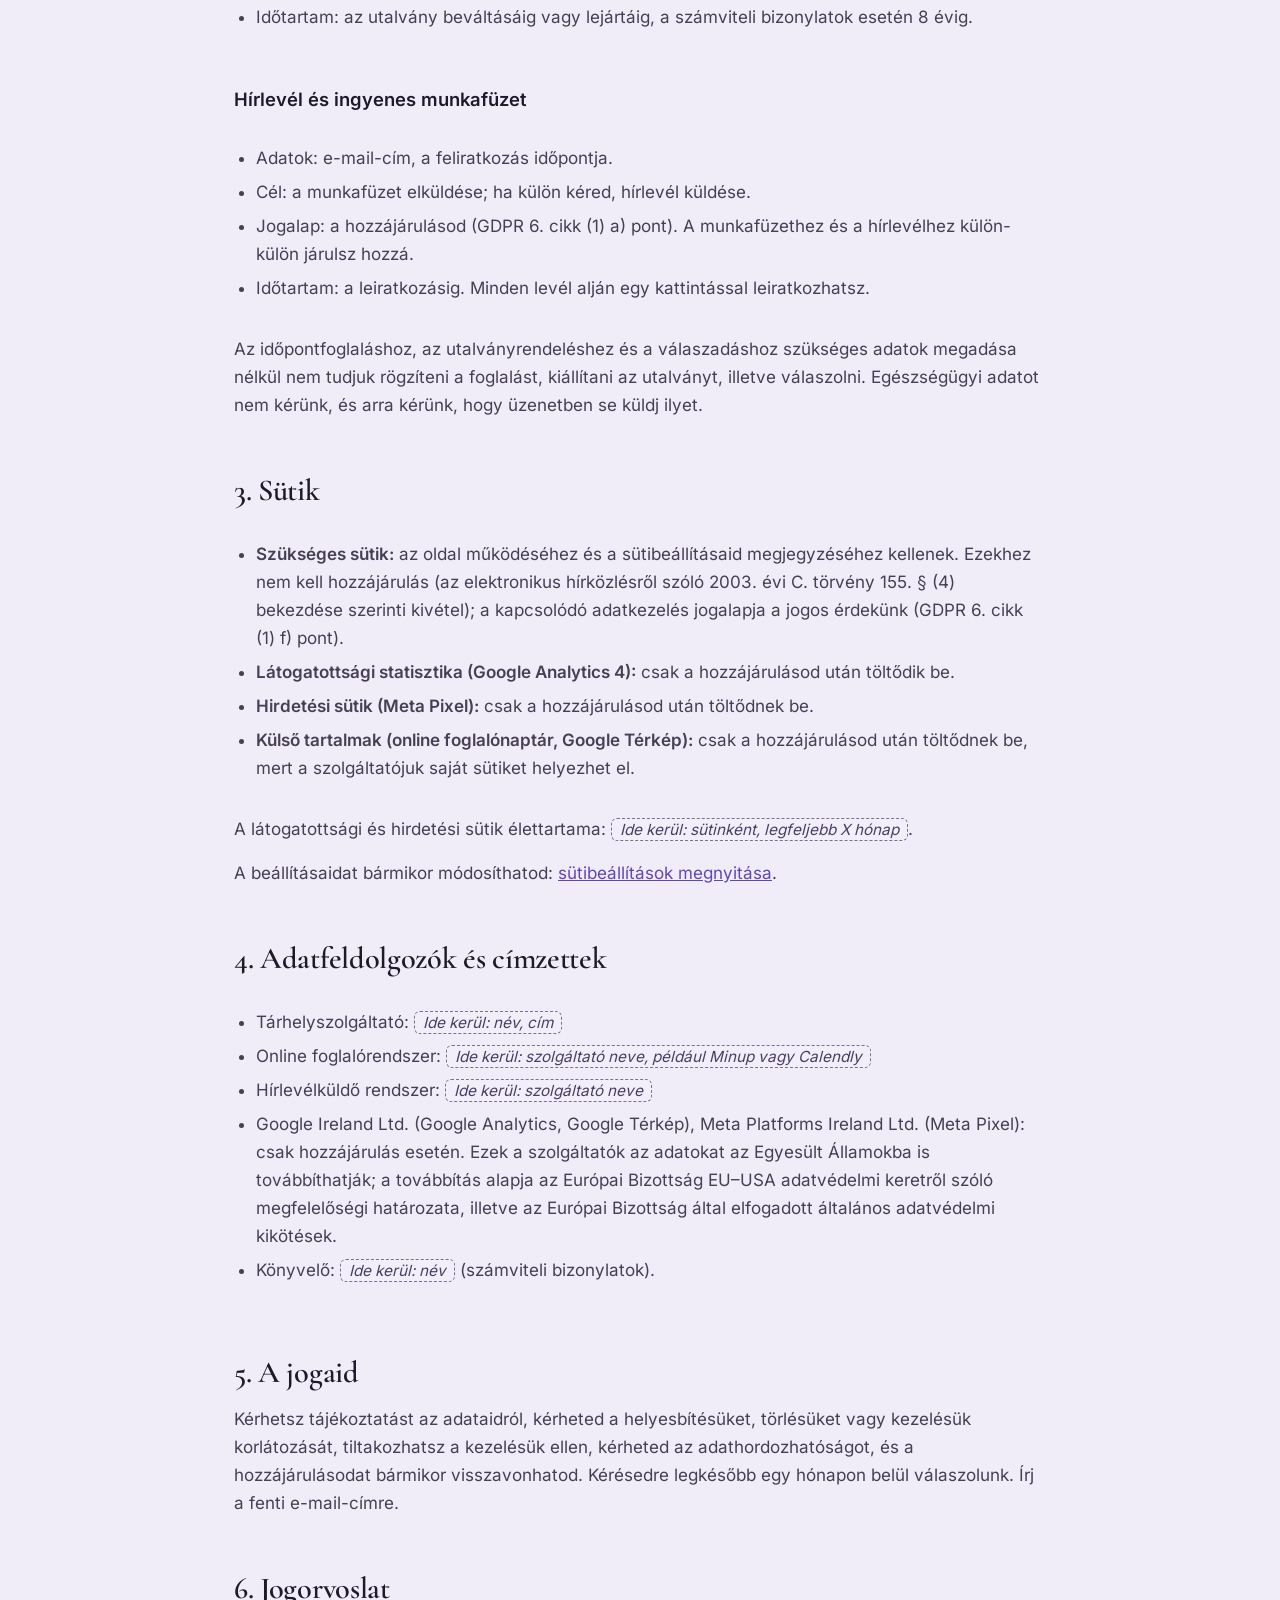
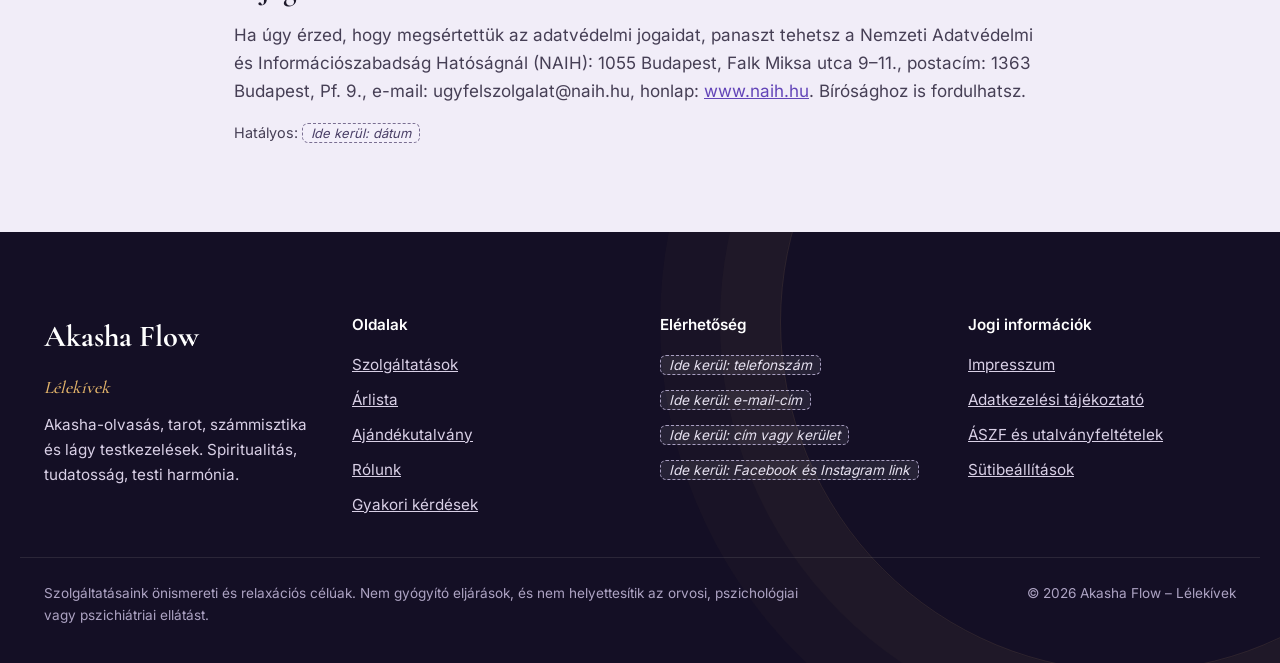
<file: adatkezeles.html>
<!doctype html>
<html lang="hu">
<head>
<meta charset="utf-8">
<meta name="viewport" content="width=device-width, initial-scale=1">
<meta name="robots" content="noindex, nofollow">
<title>Adatkezelési tájékoztató | Akasha Flow</title>
<meta name="description" content="Milyen adatokat kezelünk, mire és meddig, és milyen jogaid vannak.">
<link rel="canonical" href="https://www.akasha-flow.hu/adatkezeles.html">
<meta property="og:type" content="website">
<meta property="og:url" content="https://www.akasha-flow.hu/adatkezeles.html">
<meta property="og:locale" content="hu_HU">
<meta property="og:site_name" content="Akasha Flow – Lélekívek">
<meta property="og:title" content="Adatkezelési tájékoztató | Akasha Flow">
<meta property="og:description" content="Milyen adatokat kezelünk, mire és meddig, és milyen jogaid vannak.">
<meta name="theme-color" content="#5B3FA0">
<link rel="icon" href="assets/favicon.svg" type="image/svg+xml">
<link rel="preload" href="fonts/cormorant-garamond-latin-600-normal.woff2" as="font" type="font/woff2" crossorigin>
<link rel="preload" href="fonts/inter-latin-400-normal.woff2" as="font" type="font/woff2" crossorigin>
<script>document.documentElement.classList.add("js")</script>
<link rel="stylesheet" href="assets/site.css">

</head>
<body>
<a class="skip" href="#tartalom">Ugrás a tartalomra</a>
<div class="demo-bar" role="note"><strong>Bemutató változat.</strong> A szaggatott keretes mezőkbe a végleges adatok kerülnek. A szövegek, az új ajánlatok (Lélekív csomag, utalványok, munkafüzet) és a foglalási, illetve utalványfolyamat jóváhagyásra várnak.</div>
<header class="site-header">
<div class="wrap header-in">
<a class="brand" href="index.html"><svg viewBox="0 0 40 40" fill="none" stroke="#E3B46A" stroke-width="1.8" aria-hidden="true"><path d="M4 34 A16 16 0 0 1 36 34"/><path d="M10 34 A10 10 0 0 1 30 34"/><path d="M16 34 A4 4 0 0 1 24 34"/><circle cx="20" cy="9" r="3.5" fill="#E3B46A" stroke="none"/></svg><span class="brand-name"><b>Akasha Flow</b><span>Lélekívek</span></span><span class="sr-only"> – kezdőlap</span></a>
<button class="menu-btn" type="button" aria-expanded="false" aria-controls="fomenu"><svg width="20" height="20" viewBox="0 0 20 20" fill="none" stroke="currentColor" stroke-width="2" aria-hidden="true"><path d="M3 5h14M3 10h14M3 15h14"/></svg>Menü</button>
<nav class="nav" id="fomenu" aria-label="Fő navigáció">
<a class="nav-link" href="index.html">Kezdőlap</a>
<a class="nav-link" href="szolgaltatasok.html">Szolgáltatások</a>
<a class="nav-link" href="arlista.html">Árlista</a>
<a class="nav-link" href="ajandekutalvany.html">Ajándékutalvány</a>
<a class="nav-link" href="rolunk.html">Rólunk</a>
<a class="nav-link" href="gyik.html">GYIK</a>
<a class="nav-link" href="kapcsolat.html">Kapcsolat</a>
<a class="btn btn-sm btn-amber" href="kapcsolat.html#foglalas">Időpontot foglalok</a>
</nav>
</div>
</header>
<main id="tartalom" tabindex="-1">
<div class="wrap legal stack" style="padding-top:72px;padding-bottom:88px;gap:16px">
<p class="kicker">Jogi információk</p><h1 style="font-size:clamp(2.2rem,4vw,3.2rem)">Adatkezelési tájékoztató</h1>
<p class="draft" role="note"><strong>Tervezet.</strong> Élesítés előtt jogásznak vagy jogi sablonszolgáltatónak ellenőriznie kell, és ki kell tölteni a jelölt adatokat.</p>
<p>Ez a tájékoztató elmondja, milyen személyes adatokat kezelünk az akasha-flow.hu weboldalon és a szolgáltatásaink során, milyen célból és meddig, és milyen jogaid vannak. A tájékoztató az Európai Unió általános adatvédelmi rendelete (GDPR, 2016/679/EU rendelet) és az információs önrendelkezési jogról és az információszabadságról szóló 2011. évi CXII. törvény alapján készült.</p>
<h2>1. Az adatkezelő</h2>
<dl class="dl"><dt>Név</dt><dd><span class="fill">Ide kerül: név vagy cégnév</span></dd><dt>Cím</dt><dd><span class="fill">Ide kerül: cím</span></dd><dt>E-mail</dt><dd><span class="fill">Ide kerül: e-mail-cím</span></dd><dt>Telefon</dt><dd><span class="fill">Ide kerül: telefonszám</span></dd></dl>
<h2>2. Milyen adatokat, mire és meddig kezelünk?</h2>
<h3>Kapcsolatfelvétel (üzenet, e-mail, telefon, Messenger)</h3>
<ul><li>Adatok: név, e-mail-cím, telefonszám (ha megadod), az üzenet tartalma.</li><li>Cél: a kérdésed megválaszolása, időpont egyeztetése.</li><li>Jogalap: a te kérésedre, a szerződés megkötése előtt tett lépések (GDPR 6. cikk (1) b) pont), illetve a megkeresés megválaszolásához fűződő jogos érdekünk (6. cikk (1) f) pont).</li><li>Időtartam: a kapcsolattartás lezárásától számított <span class="fill">Ide kerül: időtartam, például 1 év</span>.</li></ul>
<h3>Időpontfoglalás és szolgáltatás</h3>
<ul><li>Adatok: név, e-mail-cím, telefonszám, a foglalt szolgáltatás és időpont.</li><li>Cél: a foglalás nyilvántartása, emlékeztető, a szolgáltatás teljesítése.</li><li>Jogalap: szerződés teljesítése (GDPR 6. cikk (1) b) pont).</li><li>Időtartam: <span class="fill">Ide kerül: időtartam</span>; a számviteli bizonylatokat a számvitelről szóló 2000. évi C. törvény szerint 8 évig őrizzük.</li></ul>
<h3>Ajándékutalvány</h3>
<ul><li>Adatok: a megrendelő neve és e-mail-címe, az ajándékozott neve, az üzenet, az utalvány száma.</li><li>Cél: az utalvány kiállítása, kiküldése és beváltása.</li><li>Jogalap: szerződés teljesítése (GDPR 6. cikk (1) b) pont).</li><li>Időtartam: az utalvány beváltásáig vagy lejártáig, a számviteli bizonylatok esetén 8 évig.</li></ul>
<h3>Hírlevél és ingyenes munkafüzet</h3>
<ul><li>Adatok: e-mail-cím, a feliratkozás időpontja.</li><li>Cél: a munkafüzet elküldése; ha külön kéred, hírlevél küldése.</li><li>Jogalap: a hozzájárulásod (GDPR 6. cikk (1) a) pont). A munkafüzethez és a hírlevélhez külön-külön járulsz hozzá.</li><li>Időtartam: a leiratkozásig. Minden levél alján egy kattintással leiratkozhatsz.</li></ul>
<p>Az időpontfoglaláshoz, az utalványrendeléshez és a válaszadáshoz szükséges adatok megadása nélkül nem tudjuk rögzíteni a foglalást, kiállítani az utalványt, illetve válaszolni. Egészségügyi adatot nem kérünk, és arra kérünk, hogy üzenetben se küldj ilyet.</p>
<h2 id="sutik">3. Sütik</h2>
<ul><li><strong>Szükséges sütik:</strong> az oldal működéséhez és a sütibeállításaid megjegyzéséhez kellenek. Ezekhez nem kell hozzájárulás (az elektronikus hírközlésről szóló 2003. évi C. törvény 155. § (4) bekezdése szerinti kivétel); a kapcsolódó adatkezelés jogalapja a jogos érdekünk (GDPR 6. cikk (1) f) pont).</li><li><strong>Látogatottsági statisztika (Google Analytics 4):</strong> csak a hozzájárulásod után töltődik be.</li><li><strong>Hirdetési sütik (Meta Pixel):</strong> csak a hozzájárulásod után töltődnek be.</li><li><strong>Külső tartalmak (online foglalónaptár, Google Térkép):</strong> csak a hozzájárulásod után töltődnek be, mert a szolgáltatójuk saját sütiket helyezhet el.</li></ul>
<p>A látogatottsági és hirdetési sütik élettartama: <span class="fill">Ide kerül: sütinként, legfeljebb X hónap</span>.</p>
<p>A beállításaidat bármikor módosíthatod: <button class="linkbtn" type="button" data-open-cookie style="color:var(--accent)">sütibeállítások megnyitása</button>.</p>
<h2>4. Adatfeldolgozók és címzettek</h2>
<ul><li>Tárhelyszolgáltató: <span class="fill">Ide kerül: név, cím</span></li><li>Online foglalórendszer: <span class="fill">Ide kerül: szolgáltató neve, például Minup vagy Calendly</span></li><li>Hírlevélküldő rendszer: <span class="fill">Ide kerül: szolgáltató neve</span></li><li>Google Ireland Ltd. (Google Analytics, Google Térkép), Meta Platforms Ireland Ltd. (Meta Pixel): csak hozzájárulás esetén. Ezek a szolgáltatók az adatokat az Egyesült Államokba is továbbíthatják; a továbbítás alapja az Európai Bizottság EU–USA adatvédelmi keretről szóló megfelelőségi határozata, illetve az Európai Bizottság által elfogadott általános adatvédelmi kikötések.</li><li>Könyvelő: <span class="fill">Ide kerül: név</span> (számviteli bizonylatok).</li></ul>
<h2>5. A jogaid</h2>
<p>Kérhetsz tájékoztatást az adataidról, kérheted a helyesbítésüket, törlésüket vagy kezelésük korlátozását, tiltakozhatsz a kezelésük ellen, kérheted az adathordozhatóságot, és a hozzájárulásodat bármikor visszavonhatod. Kérésedre legkésőbb egy hónapon belül válaszolunk. Írj a fenti e-mail-címre.</p>
<h2>6. Jogorvoslat</h2>
<p>Ha úgy érzed, hogy megsértettük az adatvédelmi jogaidat, panaszt tehetsz a Nemzeti Adatvédelmi és Információszabadság Hatóságnál (NAIH): 1055 Budapest, Falk Miksa utca 9–11., postacím: 1363 Budapest, Pf. 9., e-mail: ugyfelszolgalat@naih.hu, honlap: <a href="https://www.naih.hu" rel="noopener">www.naih.hu</a>. Bírósághoz is fordulhatsz.</p>
<p class="small muted">Hatályos: <span class="fill">Ide kerül: dátum</span></p>
</div>
</main>
<footer class="site-footer">
<div class="wrap footer-grid">
<div class="footer-col"><p class="footer-brand">Akasha Flow</p><p class="footer-sub">Lélekívek</p><p>Akasha-olvasás, tarot, számmisztika és lágy testkezelések. Spiritualitás, tudatosság, testi harmónia.</p></div>
<nav class="footer-col" aria-label="Lábléc navigáció"><p class="ttl">Oldalak</p><a href="szolgaltatasok.html">Szolgáltatások</a><a href="arlista.html">Árlista</a><a href="ajandekutalvany.html">Ajándékutalvány</a><a href="rolunk.html">Rólunk</a><a href="gyik.html">Gyakori kérdések</a></nav>
<div class="footer-col on-dark"><p class="ttl">Elérhetőség</p><p><span class="fill">Ide kerül: telefonszám</span></p><p><span class="fill">Ide kerül: e-mail-cím</span></p><p><span class="fill">Ide kerül: cím vagy kerület</span></p><p><span class="fill">Ide kerül: Facebook és Instagram link</span></p></div>
<div class="footer-col"><p class="ttl">Jogi információk</p><a href="impresszum.html">Impresszum</a><a href="adatkezeles.html">Adatkezelési tájékoztató</a><a href="aszf.html">ÁSZF és utalványfeltételek</a><button class="linkbtn" type="button" data-open-cookie>Sütibeállítások</button></div>
</div>
<div class="wrap footer-bottom"><p style="max-width:760px">Szolgáltatásaink önismereti és relaxációs célúak. Nem gyógyító eljárások, és nem helyettesítik az orvosi, pszichológiai vagy pszichiátriai ellátást.</p><p>© 2026 Akasha Flow – Lélekívek</p></div>
</footer>
<div class="cookie" id="cookie" role="dialog" aria-modal="false" aria-labelledby="cookie-ttl" hidden>
<h2 id="cookie-ttl">Sütik ezen az oldalon</h2>
<p>A működéshez szükséges sütiket mindig használjuk. Látogatottsági és hirdetési sütiket (Google Analytics, Meta Pixel), valamint külső tartalmakat (foglalónaptár, térkép) csak a hozzájárulásoddal töltünk be. Részletek az <a href="adatkezeles.html#sutik">adatkezelési tájékoztatóban</a>.</p>
<div class="cookie-opts" id="cookie-opts" hidden>
<label class="check"><input type="checkbox" checked disabled><span>Szükséges sütik (mindig aktívak)</span></label>
<label class="check"><input type="checkbox" id="ck-analytics"><span>Látogatottsági statisztika (Google Analytics 4)</span></label>
<label class="check"><input type="checkbox" id="ck-marketing"><span>Hirdetési sütik (Meta Pixel)</span></label>
<label class="check"><input type="checkbox" id="ck-external"><span>Külső tartalmak (online foglalónaptár, Google Térkép)</span></label>
<div class="btns"><button class="btn btn-sm" type="button" data-ck="save">Beállítások mentése</button></div>
</div>
<div class="btns"><button class="btn btn-sm" type="button" data-ck="all">Elfogadom mindet</button><button class="btn btn-sm" type="button" data-ck="none">Csak a szükségesek</button><button class="btn btn-sm btn-ghost" type="button" data-ck="settings">Beállítások</button></div>
</div>
<script src="assets/site.js" defer></script>
<div class="m-cta"><a class="btn btn-amber" href="kapcsolat.html#foglalas">Időpontot foglalok</a></div>
</body>
</html>
</file>
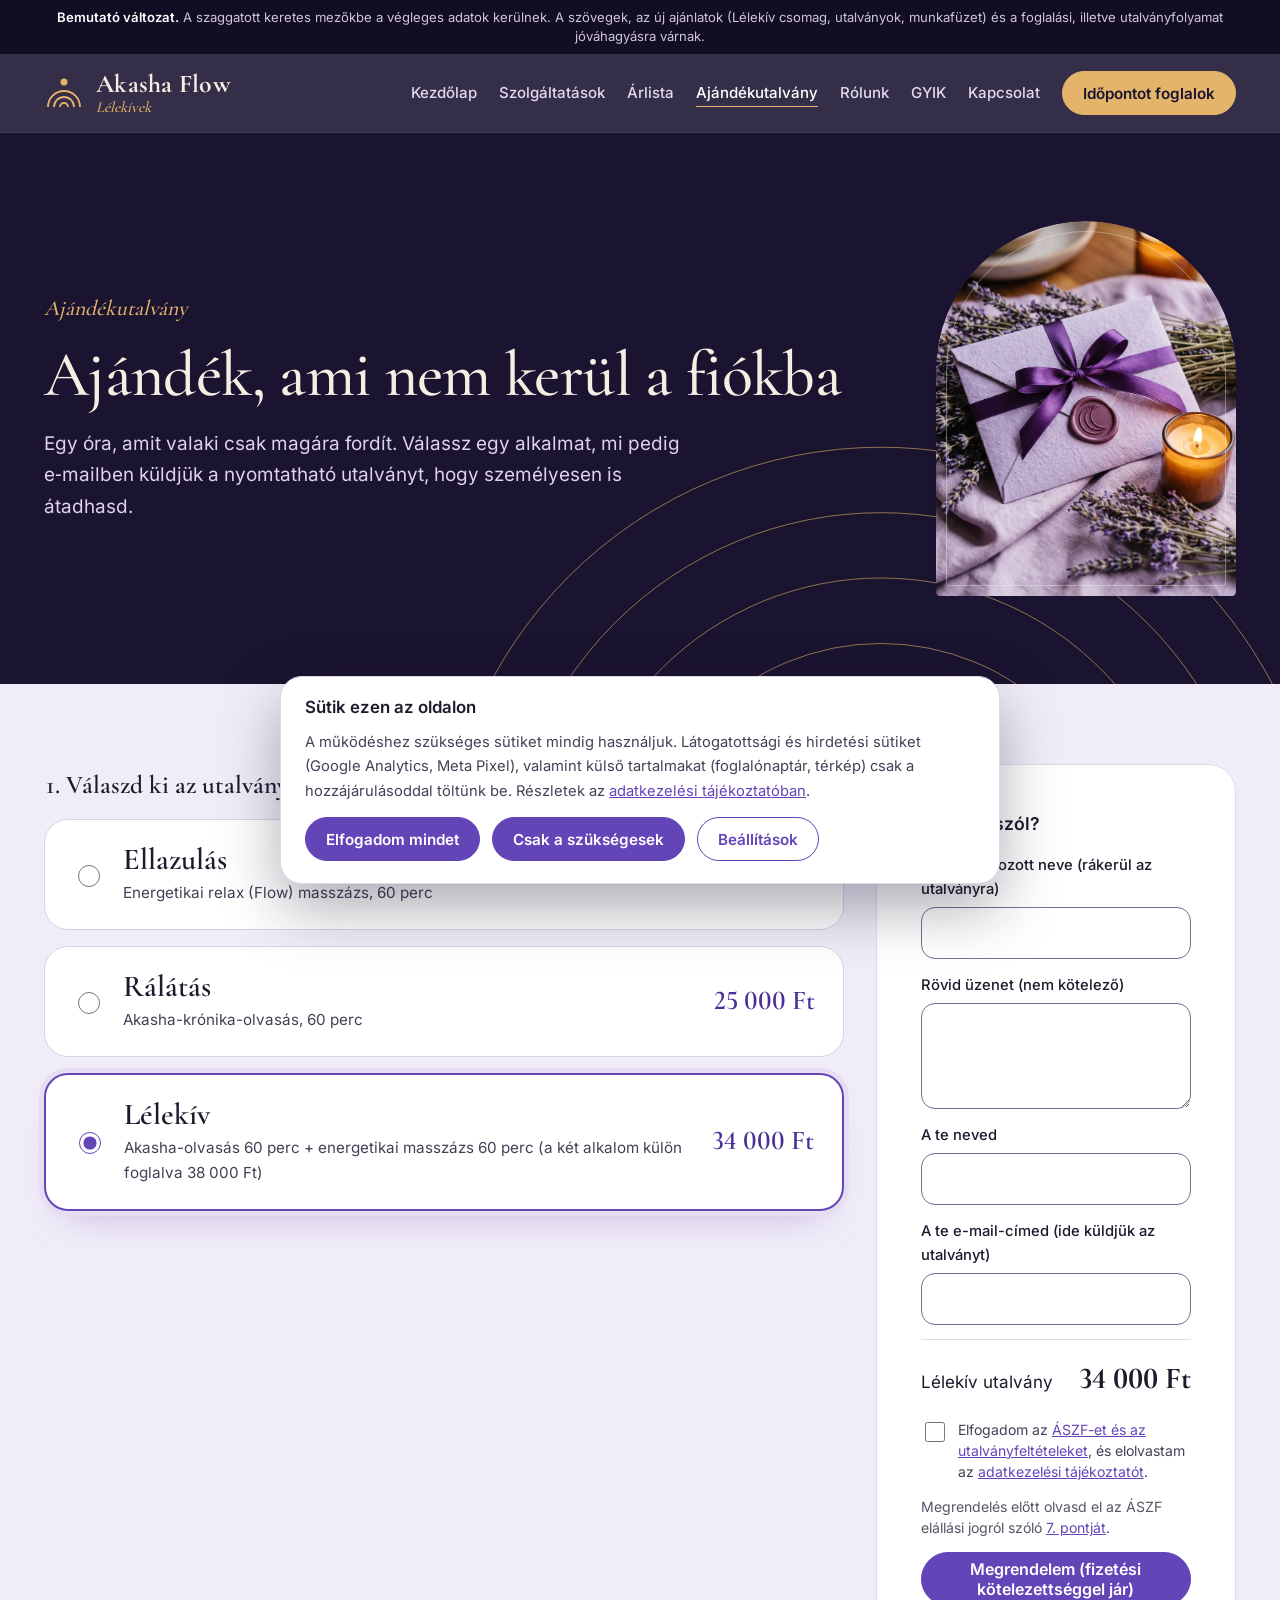
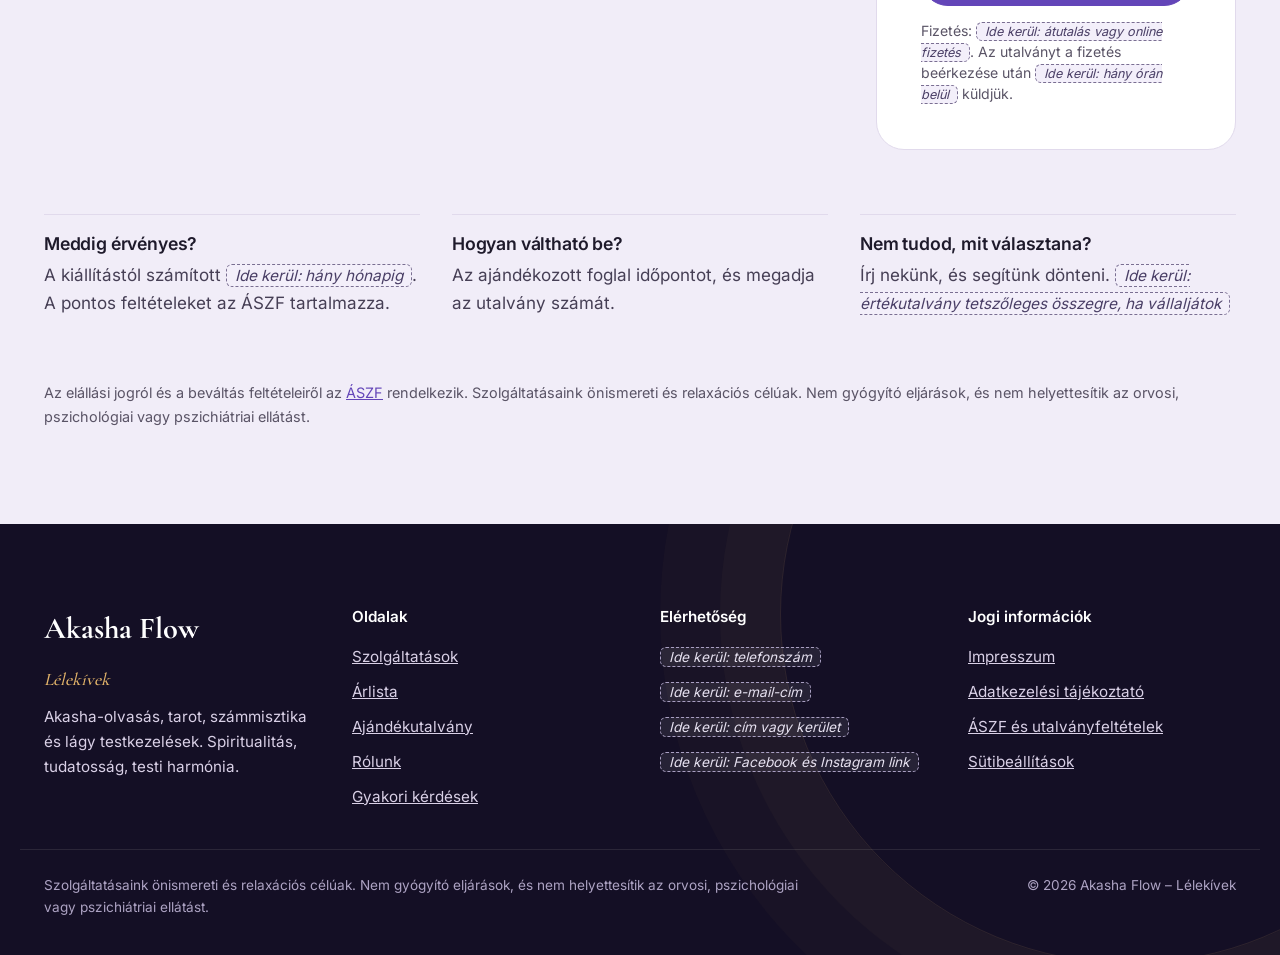
<file: ajandekutalvany.html>
<!doctype html>
<html lang="hu">
<head>
<meta charset="utf-8">
<meta name="viewport" content="width=device-width, initial-scale=1">
<meta name="robots" content="noindex, nofollow">
<title>Ajándékutalvány – Akasha-olvasás és masszázs | Akasha Flow</title>
<meta name="description" content="Személyes ajándék: Akasha-olvasás vagy lágy testkezelés utalványként, e&#8209;mailben küldve, nyomtatható formában.">
<link rel="canonical" href="https://www.akasha-flow.hu/ajandekutalvany.html">
<meta property="og:type" content="website">
<meta property="og:url" content="https://www.akasha-flow.hu/ajandekutalvany.html">
<meta property="og:locale" content="hu_HU">
<meta property="og:site_name" content="Akasha Flow – Lélekívek">
<meta property="og:title" content="Ajándékutalvány – Akasha-olvasás és masszázs | Akasha Flow">
<meta property="og:description" content="Személyes ajándék: Akasha-olvasás vagy lágy testkezelés utalványként, e&#8209;mailben küldve, nyomtatható formában.">
<meta name="theme-color" content="#5B3FA0">
<link rel="icon" href="assets/favicon.svg" type="image/svg+xml">
<link rel="preload" href="fonts/cormorant-garamond-latin-600-normal.woff2" as="font" type="font/woff2" crossorigin>
<link rel="preload" href="fonts/inter-latin-400-normal.woff2" as="font" type="font/woff2" crossorigin>
<script>document.documentElement.classList.add("js")</script>
<link rel="stylesheet" href="assets/site.css">

</head>
<body>
<a class="skip" href="#tartalom">Ugrás a tartalomra</a>
<div class="demo-bar" role="note"><strong>Bemutató változat.</strong> A szaggatott keretes mezőkbe a végleges adatok kerülnek. A szövegek, az új ajánlatok (Lélekív csomag, utalványok, munkafüzet) és a foglalási, illetve utalványfolyamat jóváhagyásra várnak.</div>
<header class="site-header">
<div class="wrap header-in">
<a class="brand" href="index.html"><svg viewBox="0 0 40 40" fill="none" stroke="#E3B46A" stroke-width="1.8" aria-hidden="true"><path d="M4 34 A16 16 0 0 1 36 34"/><path d="M10 34 A10 10 0 0 1 30 34"/><path d="M16 34 A4 4 0 0 1 24 34"/><circle cx="20" cy="9" r="3.5" fill="#E3B46A" stroke="none"/></svg><span class="brand-name"><b>Akasha Flow</b><span>Lélekívek</span></span><span class="sr-only"> – kezdőlap</span></a>
<button class="menu-btn" type="button" aria-expanded="false" aria-controls="fomenu"><svg width="20" height="20" viewBox="0 0 20 20" fill="none" stroke="currentColor" stroke-width="2" aria-hidden="true"><path d="M3 5h14M3 10h14M3 15h14"/></svg>Menü</button>
<nav class="nav" id="fomenu" aria-label="Fő navigáció">
<a class="nav-link" href="index.html">Kezdőlap</a>
<a class="nav-link" href="szolgaltatasok.html">Szolgáltatások</a>
<a class="nav-link" href="arlista.html">Árlista</a>
<a class="nav-link" href="ajandekutalvany.html" aria-current="page">Ajándékutalvány</a>
<a class="nav-link" href="rolunk.html">Rólunk</a>
<a class="nav-link" href="gyik.html">GYIK</a>
<a class="nav-link" href="kapcsolat.html">Kapcsolat</a>
<a class="btn btn-sm btn-amber" href="kapcsolat.html#foglalas">Időpontot foglalok</a>
</nav>
</div>
</header>
<main id="tartalom" tabindex="-1">
<section class="page-hero"><svg class="ph-arcs" viewBox="0 0 1100 620" aria-hidden="true" focusable="false"><path d="M410 600 A140 140 0 0 1 690 600"/><path d="M330 600 A220 220 0 0 1 770 600"/><path d="M250 600 A300 300 0 0 1 850 600"/><path d="M170 600 A380 380 0 0 1 930 600"/><path d="M90 600 A460 460 0 0 1 1010 600"/><path d="M10 600 A540 540 0 0 1 1090 600"/></svg><div class="wrap"><div class="page-hero-text"><p class="kicker light">Ajándékutalvány</p><h1>Ajándék, ami nem kerül a fiókba</h1><p class="lead">Egy óra, amit valaki csak magára fordít. Válassz egy alkalmat, mi pedig e&#8209;mailben küldjük a nyomtatható utalványt, hogy személyesen is átadhasd.</p></div><div class="reveal" style="flex:1 1 300px;max-width:400px"><div class="arch"><img src="assets/img/utalvany-s.webp" srcset="assets/img/utalvany-s.webp 800w, assets/img/utalvany-l.webp 1600w" sizes="(max-width: 900px) 80vw, 400px" width="800" height="993" alt="Levendulaszínű ajándékboríték lila szalaggal és viaszpecséttel" loading="lazy" decoding="async"></div></div></div></section>
<div class="wrap stack-lg" style="padding-top:80px;padding-bottom:96px;gap:64px">
<form class="voucher-wrap" data-demo="Köszönjük a rendelést! Bemutató változat: élesítéskor itt jelenik meg a fizetési tájékoztató." novalidate style="flex-direction:row">
<fieldset class="voucher-list" data-voucher><legend>1. Válaszd ki az utalványt</legend><label class="vopt"><input type="radio" name="utalvany" value="ellazulas" data-name="Ellazulás" data-price="13 000 Ft"><span class="vopt-body"><span class="vopt-name">Ellazulás</span><span class="vopt-desc">Energetikai relax (Flow) masszázs, 60 perc</span></span><span class="vopt-price">13 000 Ft</span></label><label class="vopt"><input type="radio" name="utalvany" value="ralatas" data-name="Rálátás" data-price="25 000 Ft"><span class="vopt-body"><span class="vopt-name">Rálátás</span><span class="vopt-desc">Akasha-krónika-olvasás, 60 perc</span></span><span class="vopt-price">25 000 Ft</span></label><label class="vopt"><input type="radio" name="utalvany" value="lelekiv" data-name="Lélekív" data-price="34 000 Ft" checked><span class="vopt-body"><span class="vopt-name">Lélekív</span><span class="vopt-desc">Akasha-olvasás 60 perc + energetikai masszázs 60 perc (a két alkalom külön foglalva 38 000 Ft)</span></span><span class="vopt-price">34 000 Ft</span></label></fieldset>
<div class="panel voucher-form stack" style="gap:14px">
<p style="font-weight:600;font-size:1.1rem">2. Kinek szól?</p>
<div class="field"><label class="lbl" for="u-to">Az ajándékozott neve (rákerül az utalványra)</label><input id="u-to" name="ajandekozott" type="text" required></div>
<div class="field"><label class="lbl" for="u-msg">Rövid üzenet (nem kötelező)</label><textarea id="u-msg" name="uzenet" rows="3" style="min-height:90px"></textarea></div>
<div class="field"><label class="lbl" for="u-name">A te neved</label><input id="u-name" name="nev" type="text" autocomplete="name" required></div>
<div class="field"><label class="lbl" for="u-mail">A te e-mail-címed (ide küldjük az utalványt)</label><input id="u-mail" name="email" type="email" autocomplete="email" required></div>
<div class="sum" aria-live="polite"><span id="sum-name">Lélekív utalvány</span><b id="sum-price">34 000 Ft</b></div>
<label class="check"><input type="checkbox" name="aszf" required><span>Elfogadom az <a href="aszf.html">ÁSZF-et és az utalványfeltételeket</a>, és elolvastam az <a href="adatkezeles.html">adatkezelési tájékoztatót</a>.</span></label>
<p class="note">Megrendelés előtt olvasd el az ÁSZF elállási jogról szóló <a href="aszf.html">7. pontját</a>.</p>
<button class="btn" type="submit">Megrendelem (fizetési kötelezettséggel jár)</button>
<p class="form-status" role="status" tabindex="-1" hidden></p>
<p class="note">Fizetés: <span class="fill">Ide kerül: átutalás vagy online fizetés</span>. Az utalványt a fizetés beérkezése után <span class="fill">Ide kerül: hány órán belül</span> küldjük.</p>
</div>
</form>
<section class="tips" aria-label="Tudnivalók">
<div ><h2 style="font-family:var(--sans);font-size:1.1rem">Meddig érvényes?</h2><p style="color:var(--text)">A kiállítástól számított <span class="fill">Ide kerül: hány hónapig</span>. A pontos feltételeket az ÁSZF tartalmazza.</p></div>
<div ><h2 style="font-family:var(--sans);font-size:1.1rem">Hogyan váltható be?</h2><p style="color:var(--text)">Az ajándékozott foglal időpontot, és megadja az utalvány számát.</p></div>
<div ><h2 style="font-family:var(--sans);font-size:1.1rem">Nem tudod, mit választana?</h2><p style="color:var(--text)">Írj nekünk, és segítünk dönteni. <span class="fill">Ide kerül: értékutalvány tetszőleges összegre, ha vállaljátok</span></p></div>
</section>
<p class="small muted">Az elállási jogról és a beváltás feltételeiről az <a href="aszf.html">ÁSZF</a> rendelkezik. Szolgáltatásaink önismereti és relaxációs célúak. Nem gyógyító eljárások, és nem helyettesítik az orvosi, pszichológiai vagy pszichiátriai ellátást.</p>
</div>
</main>
<footer class="site-footer">
<div class="wrap footer-grid">
<div class="footer-col"><p class="footer-brand">Akasha Flow</p><p class="footer-sub">Lélekívek</p><p>Akasha-olvasás, tarot, számmisztika és lágy testkezelések. Spiritualitás, tudatosság, testi harmónia.</p></div>
<nav class="footer-col" aria-label="Lábléc navigáció"><p class="ttl">Oldalak</p><a href="szolgaltatasok.html">Szolgáltatások</a><a href="arlista.html">Árlista</a><a href="ajandekutalvany.html">Ajándékutalvány</a><a href="rolunk.html">Rólunk</a><a href="gyik.html">Gyakori kérdések</a></nav>
<div class="footer-col on-dark"><p class="ttl">Elérhetőség</p><p><span class="fill">Ide kerül: telefonszám</span></p><p><span class="fill">Ide kerül: e-mail-cím</span></p><p><span class="fill">Ide kerül: cím vagy kerület</span></p><p><span class="fill">Ide kerül: Facebook és Instagram link</span></p></div>
<div class="footer-col"><p class="ttl">Jogi információk</p><a href="impresszum.html">Impresszum</a><a href="adatkezeles.html">Adatkezelési tájékoztató</a><a href="aszf.html">ÁSZF és utalványfeltételek</a><button class="linkbtn" type="button" data-open-cookie>Sütibeállítások</button></div>
</div>
<div class="wrap footer-bottom"><p style="max-width:760px">Szolgáltatásaink önismereti és relaxációs célúak. Nem gyógyító eljárások, és nem helyettesítik az orvosi, pszichológiai vagy pszichiátriai ellátást.</p><p>© 2026 Akasha Flow – Lélekívek</p></div>
</footer>
<div class="cookie" id="cookie" role="dialog" aria-modal="false" aria-labelledby="cookie-ttl" hidden>
<h2 id="cookie-ttl">Sütik ezen az oldalon</h2>
<p>A működéshez szükséges sütiket mindig használjuk. Látogatottsági és hirdetési sütiket (Google Analytics, Meta Pixel), valamint külső tartalmakat (foglalónaptár, térkép) csak a hozzájárulásoddal töltünk be. Részletek az <a href="adatkezeles.html#sutik">adatkezelési tájékoztatóban</a>.</p>
<div class="cookie-opts" id="cookie-opts" hidden>
<label class="check"><input type="checkbox" checked disabled><span>Szükséges sütik (mindig aktívak)</span></label>
<label class="check"><input type="checkbox" id="ck-analytics"><span>Látogatottsági statisztika (Google Analytics 4)</span></label>
<label class="check"><input type="checkbox" id="ck-marketing"><span>Hirdetési sütik (Meta Pixel)</span></label>
<label class="check"><input type="checkbox" id="ck-external"><span>Külső tartalmak (online foglalónaptár, Google Térkép)</span></label>
<div class="btns"><button class="btn btn-sm" type="button" data-ck="save">Beállítások mentése</button></div>
</div>
<div class="btns"><button class="btn btn-sm" type="button" data-ck="all">Elfogadom mindet</button><button class="btn btn-sm" type="button" data-ck="none">Csak a szükségesek</button><button class="btn btn-sm btn-ghost" type="button" data-ck="settings">Beállítások</button></div>
</div>
<script src="assets/site.js" defer></script>
</body>
</html>
</file>
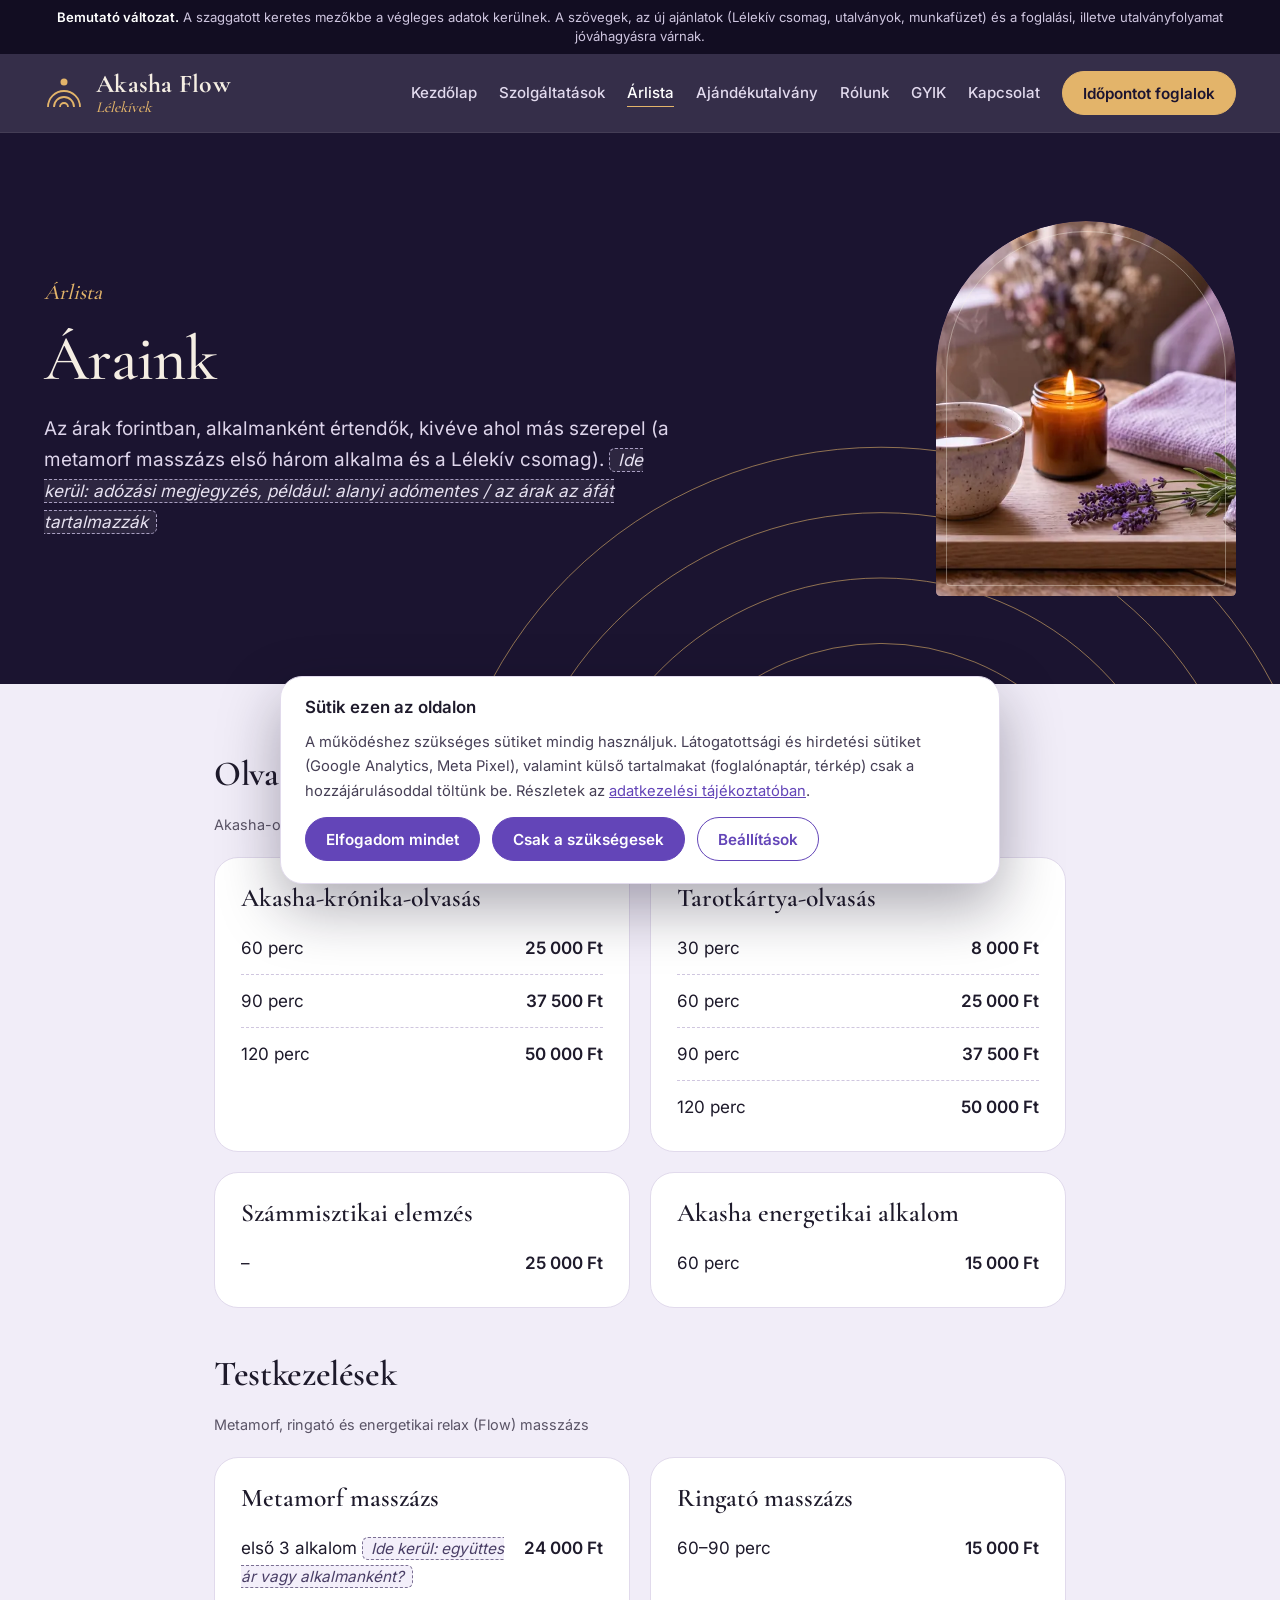
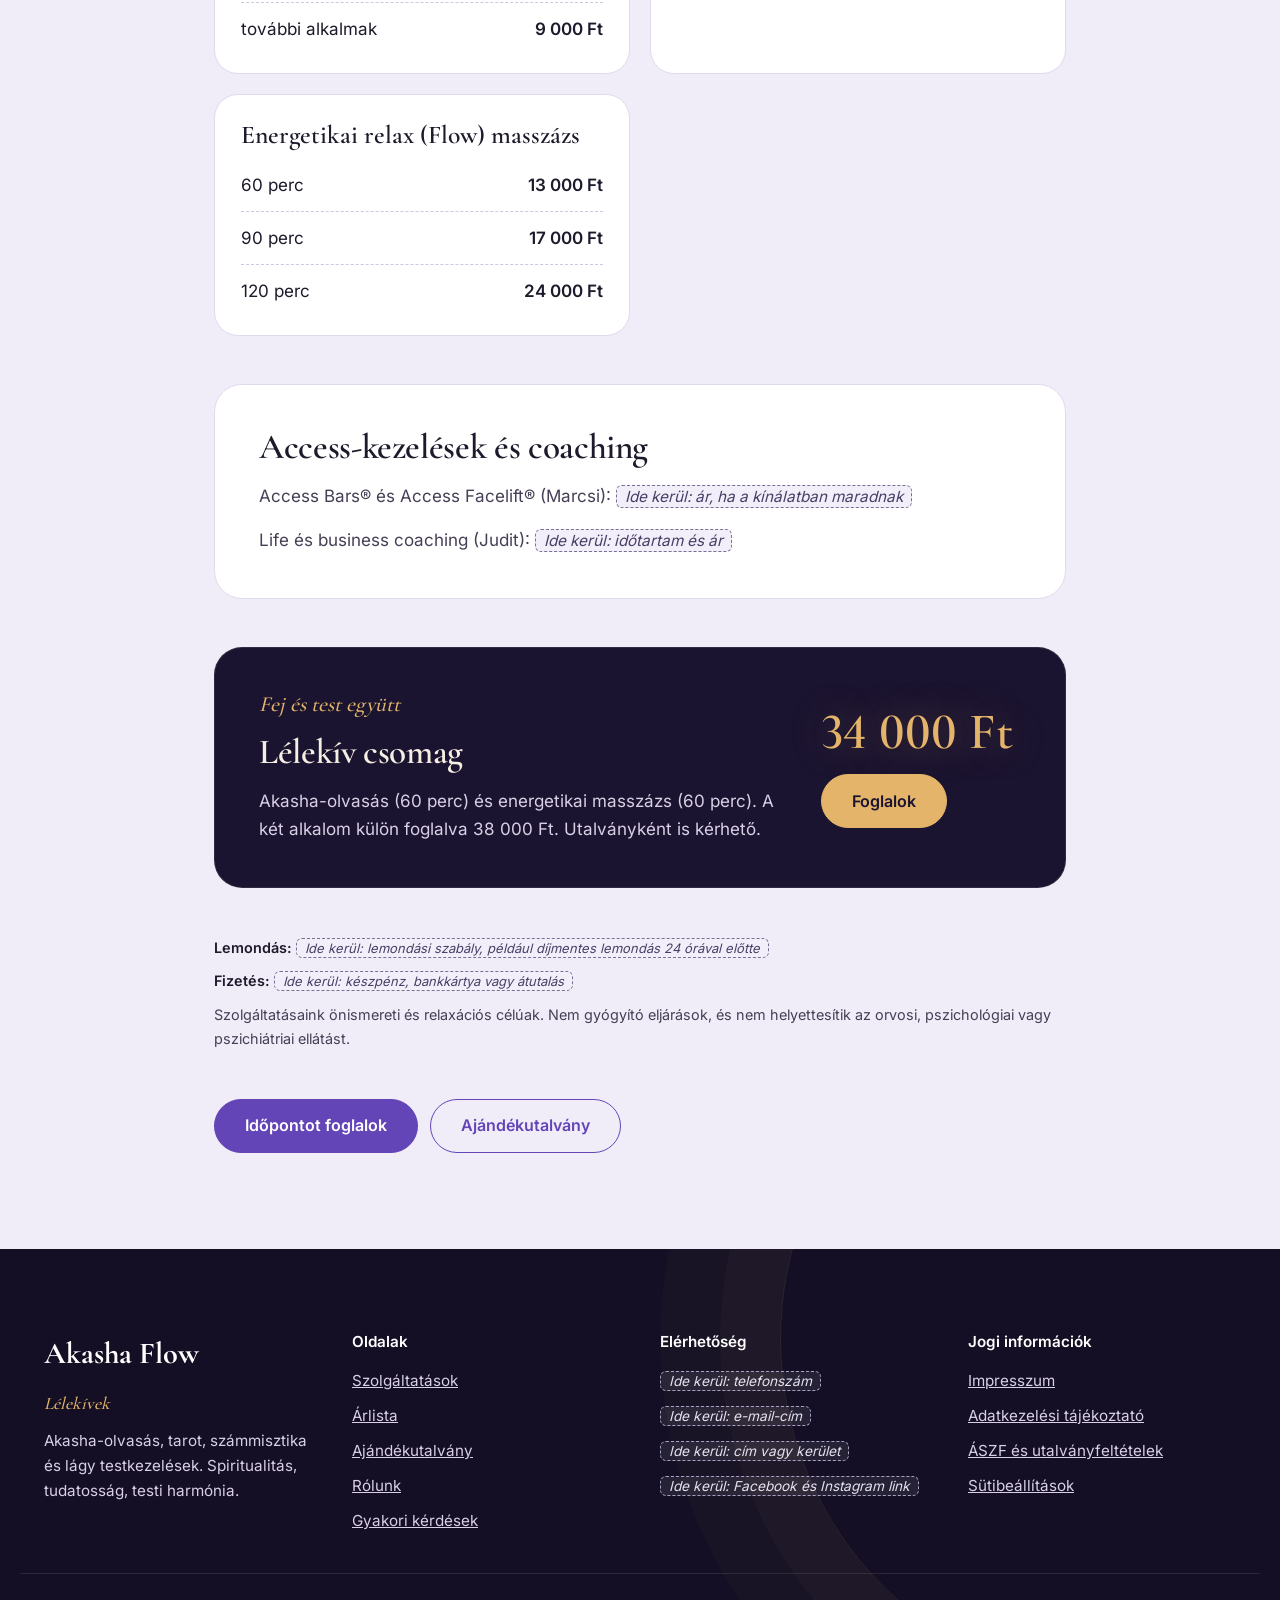
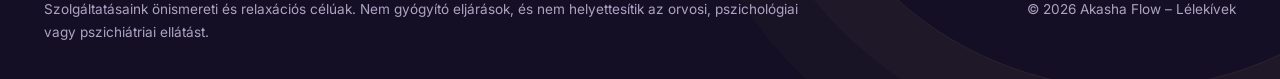
<file: arlista.html>
<!doctype html>
<html lang="hu">
<head>
<meta charset="utf-8">
<meta name="viewport" content="width=device-width, initial-scale=1">
<meta name="robots" content="noindex, nofollow">
<title>Árlista – Akasha-olvasás, tarot, masszázs | Akasha Flow</title>
<meta name="description" content="Akasha-olvasás 25 000 Ft-tól, energetikai masszázs 13 000 Ft-tól, tarot 8 000 Ft-tól. Ajándékutalvány is kérhető.">
<link rel="canonical" href="https://www.akasha-flow.hu/arlista.html">
<meta property="og:type" content="website">
<meta property="og:url" content="https://www.akasha-flow.hu/arlista.html">
<meta property="og:locale" content="hu_HU">
<meta property="og:site_name" content="Akasha Flow – Lélekívek">
<meta property="og:title" content="Árlista – Akasha-olvasás, tarot, masszázs | Akasha Flow">
<meta property="og:description" content="Akasha-olvasás 25 000 Ft-tól, energetikai masszázs 13 000 Ft-tól, tarot 8 000 Ft-tól. Ajándékutalvány is kérhető.">
<meta name="theme-color" content="#5B3FA0">
<link rel="icon" href="assets/favicon.svg" type="image/svg+xml">
<link rel="preload" href="fonts/cormorant-garamond-latin-600-normal.woff2" as="font" type="font/woff2" crossorigin>
<link rel="preload" href="fonts/inter-latin-400-normal.woff2" as="font" type="font/woff2" crossorigin>
<script>document.documentElement.classList.add("js")</script>
<link rel="stylesheet" href="assets/site.css">

</head>
<body>
<a class="skip" href="#tartalom">Ugrás a tartalomra</a>
<div class="demo-bar" role="note"><strong>Bemutató változat.</strong> A szaggatott keretes mezőkbe a végleges adatok kerülnek. A szövegek, az új ajánlatok (Lélekív csomag, utalványok, munkafüzet) és a foglalási, illetve utalványfolyamat jóváhagyásra várnak.</div>
<header class="site-header">
<div class="wrap header-in">
<a class="brand" href="index.html"><svg viewBox="0 0 40 40" fill="none" stroke="#E3B46A" stroke-width="1.8" aria-hidden="true"><path d="M4 34 A16 16 0 0 1 36 34"/><path d="M10 34 A10 10 0 0 1 30 34"/><path d="M16 34 A4 4 0 0 1 24 34"/><circle cx="20" cy="9" r="3.5" fill="#E3B46A" stroke="none"/></svg><span class="brand-name"><b>Akasha Flow</b><span>Lélekívek</span></span><span class="sr-only"> – kezdőlap</span></a>
<button class="menu-btn" type="button" aria-expanded="false" aria-controls="fomenu"><svg width="20" height="20" viewBox="0 0 20 20" fill="none" stroke="currentColor" stroke-width="2" aria-hidden="true"><path d="M3 5h14M3 10h14M3 15h14"/></svg>Menü</button>
<nav class="nav" id="fomenu" aria-label="Fő navigáció">
<a class="nav-link" href="index.html">Kezdőlap</a>
<a class="nav-link" href="szolgaltatasok.html">Szolgáltatások</a>
<a class="nav-link" href="arlista.html" aria-current="page">Árlista</a>
<a class="nav-link" href="ajandekutalvany.html">Ajándékutalvány</a>
<a class="nav-link" href="rolunk.html">Rólunk</a>
<a class="nav-link" href="gyik.html">GYIK</a>
<a class="nav-link" href="kapcsolat.html">Kapcsolat</a>
<a class="btn btn-sm btn-amber" href="kapcsolat.html#foglalas">Időpontot foglalok</a>
</nav>
</div>
</header>
<main id="tartalom" tabindex="-1">
<section class="page-hero"><svg class="ph-arcs" viewBox="0 0 1100 620" aria-hidden="true" focusable="false"><path d="M410 600 A140 140 0 0 1 690 600"/><path d="M330 600 A220 220 0 0 1 770 600"/><path d="M250 600 A300 300 0 0 1 850 600"/><path d="M170 600 A380 380 0 0 1 930 600"/><path d="M90 600 A460 460 0 0 1 1010 600"/><path d="M10 600 A540 540 0 0 1 1090 600"/></svg><div class="wrap"><div class="page-hero-text"><p class="kicker light">Árlista</p><h1>Áraink</h1><p class="lead">Az árak forintban, alkalmanként értendők, kivéve ahol más szerepel (a metamorf masszázs első három alkalma és a Lélekív csomag). <span class="fill">Ide kerül: adózási megjegyzés, például: alanyi adómentes / az árak az áfát tartalmazzák</span></p></div><div class="reveal" style="flex:1 1 300px;max-width:400px"><div class="arch"><img src="assets/img/tea-s.webp" srcset="assets/img/tea-s.webp 1000w, assets/img/tea-l.webp 2000w" sizes="(max-width: 900px) 80vw, 400px" width="1000" height="558" alt="Gőzölgő teáscsésze, gyertya és levendula" loading="lazy" decoding="async"></div></div></div></section>
<div class="wrap narrow stack-lg" style="padding-top:72px;padding-bottom:96px">
<section class="stack" style="gap:20px" aria-labelledby="t0"><h2 id="t0" style="font-size:2.2rem">Olvasások és elemzések</h2><p class="muted small">Akasha-olvasás, tarot, számmisztika és energetikai alkalom</p>
<div class="price-cards"><article class="price-card"><h3>Akasha-krónika-olvasás</h3><ul class="plist"><li><span>60 perc</span><b>25 000 Ft</b></li><li><span>90 perc</span><b>37 500 Ft</b></li><li><span>120 perc</span><b>50 000 Ft</b></li></ul></article><article class="price-card"><h3>Tarotkártya-olvasás</h3><ul class="plist"><li><span>30 perc</span><b>8 000 Ft</b></li><li><span>60 perc</span><b>25 000 Ft</b></li><li><span>90 perc</span><b>37 500 Ft</b></li><li><span>120 perc</span><b>50 000 Ft</b></li></ul></article><article class="price-card"><h3>Számmisztikai elemzés</h3><ul class="plist"><li><span>–</span><b>25 000 Ft</b></li></ul></article><article class="price-card"><h3>Akasha energetikai alkalom</h3><ul class="plist"><li><span>60 perc</span><b>15 000 Ft</b></li></ul></article></div></section><section class="stack" style="gap:20px" aria-labelledby="t1"><h2 id="t1" style="font-size:2.2rem">Testkezelések</h2><p class="muted small">Metamorf, ringató és energetikai relax (Flow) masszázs</p>
<div class="price-cards"><article class="price-card"><h3>Metamorf masszázs</h3><ul class="plist"><li><span>első 3 alkalom <span class="fill">Ide kerül: együttes ár vagy alkalmanként?</span></span><b>24 000 Ft</b></li><li><span>további alkalmak</span><b>9 000 Ft</b></li></ul></article><article class="price-card"><h3>Ringató masszázs</h3><ul class="plist"><li><span>60–90 perc</span><b>15 000 Ft</b></li></ul></article><article class="price-card"><h3>Energetikai relax (Flow) masszázs</h3><ul class="plist"><li><span>60 perc</span><b>13 000 Ft</b></li><li><span>90 perc</span><b>17 000 Ft</b></li><li><span>120 perc</span><b>24 000 Ft</b></li></ul></article></div></section>
<section class="panel stack" aria-labelledby="t-egyeb"><h2 id="t-egyeb" style="font-size:2.2rem">Access-kezelések és coaching</h2><p style="color:var(--text)">Access Bars® és Access Facelift® (Marcsi): <span class="fill">Ide kerül: ár, ha a kínálatban maradnak</span></p><p style="color:var(--text)">Life és business coaching (Judit): <span class="fill">Ide kerül: időtartam és ár</span></p></section>
<section class="dark panel" style="border-radius:28px;display:flex;flex-wrap:wrap;gap:24px;align-items:center;justify-content:space-between"><div class="stack" style="flex:999 1 340px"><p class="kicker">Fej és test együtt</p><h2 style="font-size:2.2rem">Lélekív csomag</h2><p>Akasha-olvasás (60 perc) és energetikai masszázs (60 perc). A két alkalom külön foglalva 38 000 Ft. Utalványként is kérhető.</p></div><div class="stack" style="flex:1 1 200px;align-items:flex-start"><p class="offer-price" style="font-size:3.2rem">34 000 Ft</p><a class="btn btn-amber" href="kapcsolat.html#foglalas">Foglalok</a></div></section>
<div class="stack small" style="gap:10px;color:var(--text)"><p><strong style="color:var(--ink)">Lemondás: </strong><span class="fill">Ide kerül: lemondási szabály, például díjmentes lemondás 24 órával előtte</span></p><p><strong style="color:var(--ink)">Fizetés: </strong><span class="fill">Ide kerül: készpénz, bankkártya vagy átutalás</span></p><p>Szolgáltatásaink önismereti és relaxációs célúak. Nem gyógyító eljárások, és nem helyettesítik az orvosi, pszichológiai vagy pszichiátriai ellátást.</p></div>
<div class="btns"><a class="btn" href="kapcsolat.html#foglalas">Időpontot foglalok</a><a class="btn btn-ghost" href="ajandekutalvany.html">Ajándékutalvány</a></div>
</div>
</main>
<footer class="site-footer">
<div class="wrap footer-grid">
<div class="footer-col"><p class="footer-brand">Akasha Flow</p><p class="footer-sub">Lélekívek</p><p>Akasha-olvasás, tarot, számmisztika és lágy testkezelések. Spiritualitás, tudatosság, testi harmónia.</p></div>
<nav class="footer-col" aria-label="Lábléc navigáció"><p class="ttl">Oldalak</p><a href="szolgaltatasok.html">Szolgáltatások</a><a href="arlista.html">Árlista</a><a href="ajandekutalvany.html">Ajándékutalvány</a><a href="rolunk.html">Rólunk</a><a href="gyik.html">Gyakori kérdések</a></nav>
<div class="footer-col on-dark"><p class="ttl">Elérhetőség</p><p><span class="fill">Ide kerül: telefonszám</span></p><p><span class="fill">Ide kerül: e-mail-cím</span></p><p><span class="fill">Ide kerül: cím vagy kerület</span></p><p><span class="fill">Ide kerül: Facebook és Instagram link</span></p></div>
<div class="footer-col"><p class="ttl">Jogi információk</p><a href="impresszum.html">Impresszum</a><a href="adatkezeles.html">Adatkezelési tájékoztató</a><a href="aszf.html">ÁSZF és utalványfeltételek</a><button class="linkbtn" type="button" data-open-cookie>Sütibeállítások</button></div>
</div>
<div class="wrap footer-bottom"><p style="max-width:760px">Szolgáltatásaink önismereti és relaxációs célúak. Nem gyógyító eljárások, és nem helyettesítik az orvosi, pszichológiai vagy pszichiátriai ellátást.</p><p>© 2026 Akasha Flow – Lélekívek</p></div>
</footer>
<div class="cookie" id="cookie" role="dialog" aria-modal="false" aria-labelledby="cookie-ttl" hidden>
<h2 id="cookie-ttl">Sütik ezen az oldalon</h2>
<p>A működéshez szükséges sütiket mindig használjuk. Látogatottsági és hirdetési sütiket (Google Analytics, Meta Pixel), valamint külső tartalmakat (foglalónaptár, térkép) csak a hozzájárulásoddal töltünk be. Részletek az <a href="adatkezeles.html#sutik">adatkezelési tájékoztatóban</a>.</p>
<div class="cookie-opts" id="cookie-opts" hidden>
<label class="check"><input type="checkbox" checked disabled><span>Szükséges sütik (mindig aktívak)</span></label>
<label class="check"><input type="checkbox" id="ck-analytics"><span>Látogatottsági statisztika (Google Analytics 4)</span></label>
<label class="check"><input type="checkbox" id="ck-marketing"><span>Hirdetési sütik (Meta Pixel)</span></label>
<label class="check"><input type="checkbox" id="ck-external"><span>Külső tartalmak (online foglalónaptár, Google Térkép)</span></label>
<div class="btns"><button class="btn btn-sm" type="button" data-ck="save">Beállítások mentése</button></div>
</div>
<div class="btns"><button class="btn btn-sm" type="button" data-ck="all">Elfogadom mindet</button><button class="btn btn-sm" type="button" data-ck="none">Csak a szükségesek</button><button class="btn btn-sm btn-ghost" type="button" data-ck="settings">Beállítások</button></div>
</div>
<script src="assets/site.js" defer></script>
<div class="m-cta"><a class="btn btn-amber" href="kapcsolat.html#foglalas">Időpontot foglalok</a></div>
</body>
</html>
</file>
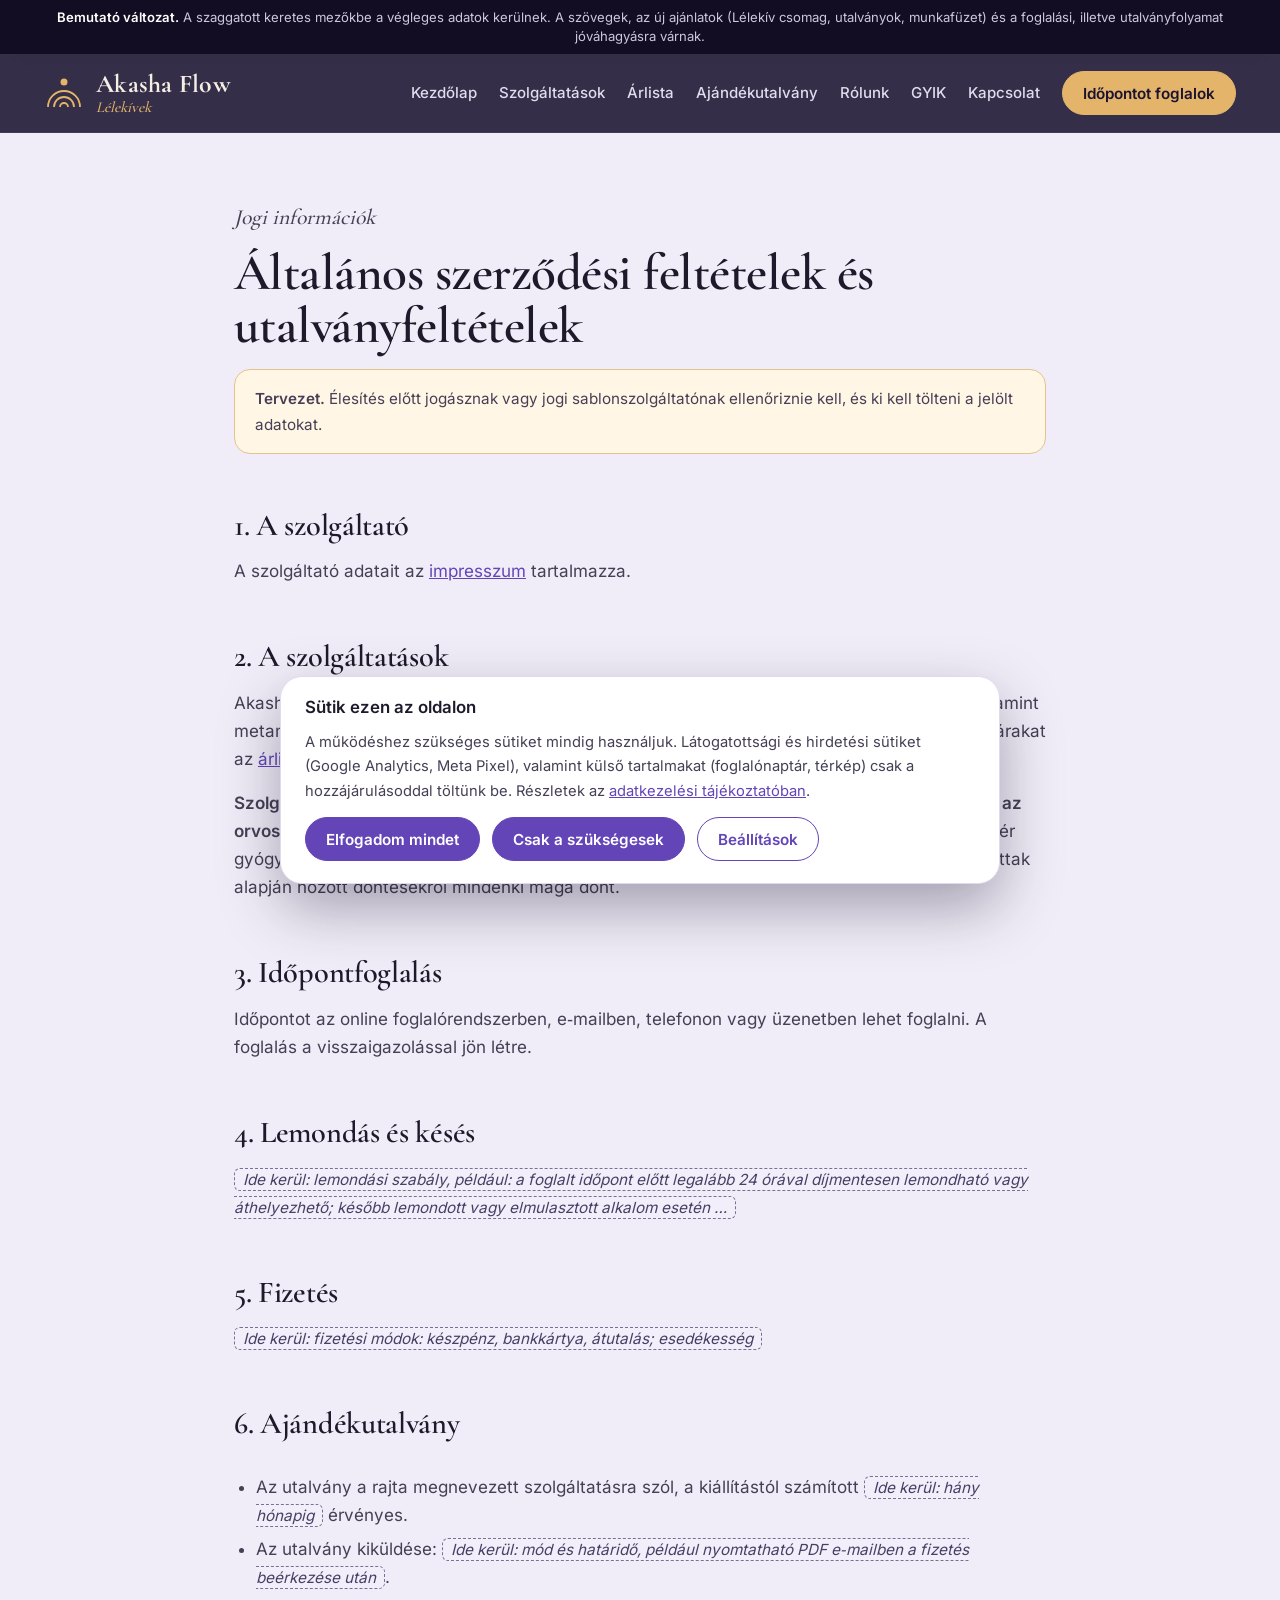
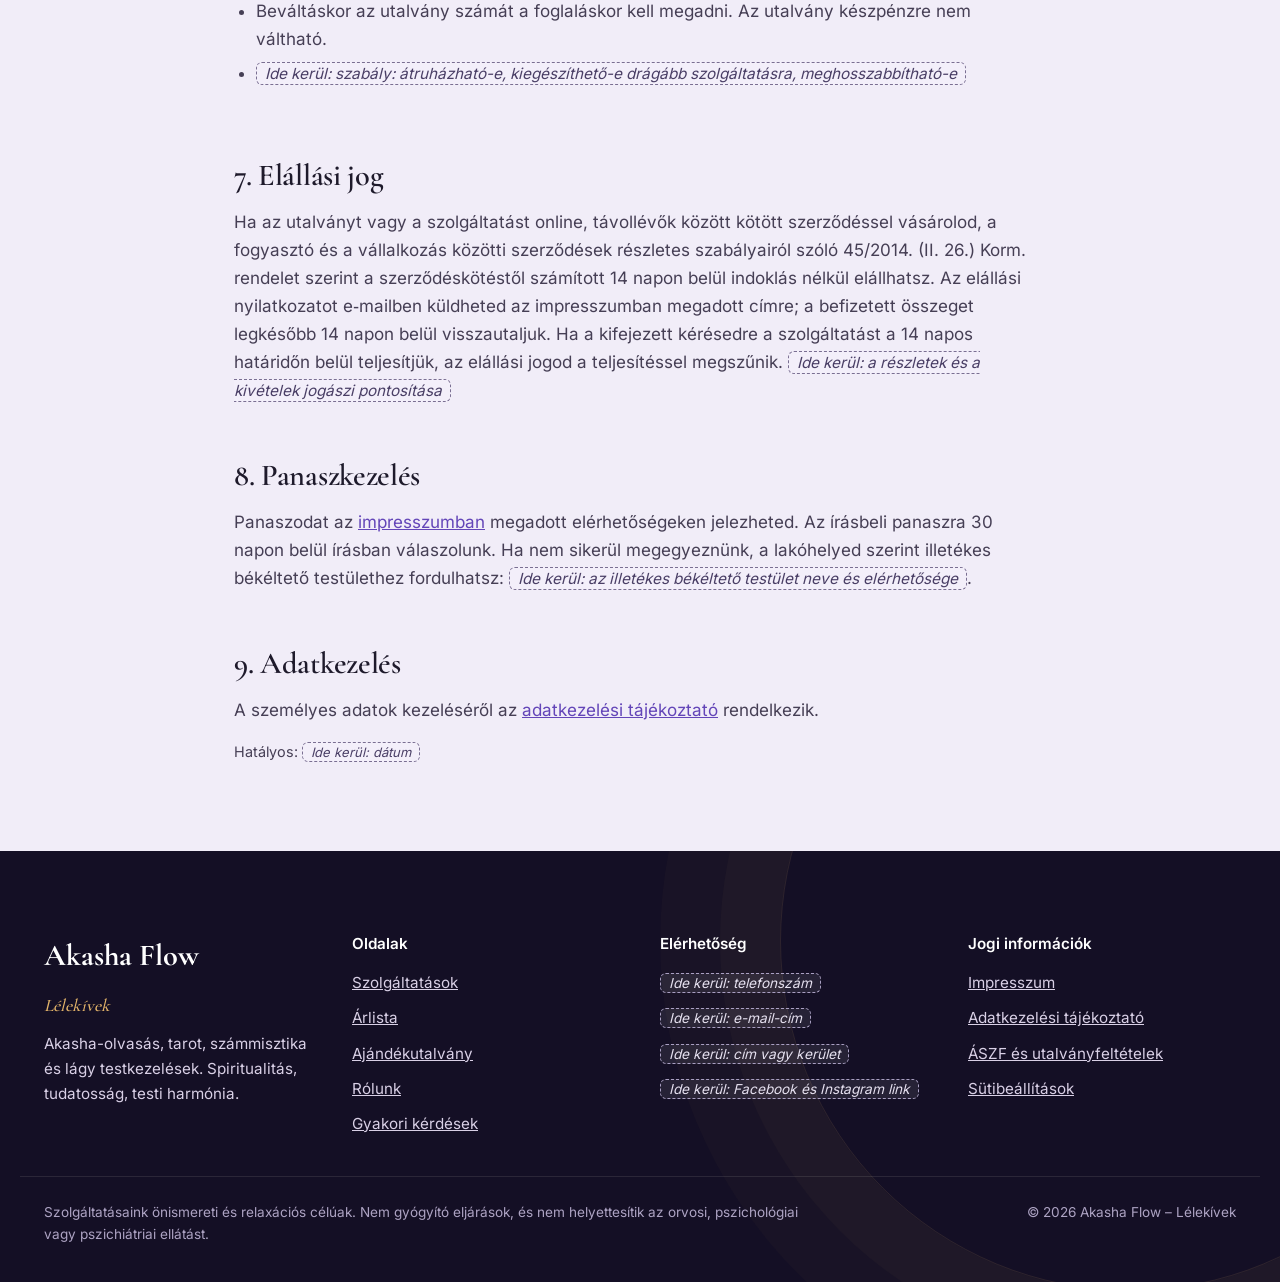
<file: aszf.html>
<!doctype html>
<html lang="hu">
<head>
<meta charset="utf-8">
<meta name="viewport" content="width=device-width, initial-scale=1">
<meta name="robots" content="noindex, nofollow">
<title>ÁSZF és utalványfeltételek | Akasha Flow</title>
<meta name="description" content="Foglalás, lemondás, fizetés, az ajándékutalvány érvényessége és beváltása.">
<link rel="canonical" href="https://www.akasha-flow.hu/aszf.html">
<meta property="og:type" content="website">
<meta property="og:url" content="https://www.akasha-flow.hu/aszf.html">
<meta property="og:locale" content="hu_HU">
<meta property="og:site_name" content="Akasha Flow – Lélekívek">
<meta property="og:title" content="ÁSZF és utalványfeltételek | Akasha Flow">
<meta property="og:description" content="Foglalás, lemondás, fizetés, az ajándékutalvány érvényessége és beváltása.">
<meta name="theme-color" content="#5B3FA0">
<link rel="icon" href="assets/favicon.svg" type="image/svg+xml">
<link rel="preload" href="fonts/cormorant-garamond-latin-600-normal.woff2" as="font" type="font/woff2" crossorigin>
<link rel="preload" href="fonts/inter-latin-400-normal.woff2" as="font" type="font/woff2" crossorigin>
<script>document.documentElement.classList.add("js")</script>
<link rel="stylesheet" href="assets/site.css">

</head>
<body>
<a class="skip" href="#tartalom">Ugrás a tartalomra</a>
<div class="demo-bar" role="note"><strong>Bemutató változat.</strong> A szaggatott keretes mezőkbe a végleges adatok kerülnek. A szövegek, az új ajánlatok (Lélekív csomag, utalványok, munkafüzet) és a foglalási, illetve utalványfolyamat jóváhagyásra várnak.</div>
<header class="site-header">
<div class="wrap header-in">
<a class="brand" href="index.html"><svg viewBox="0 0 40 40" fill="none" stroke="#E3B46A" stroke-width="1.8" aria-hidden="true"><path d="M4 34 A16 16 0 0 1 36 34"/><path d="M10 34 A10 10 0 0 1 30 34"/><path d="M16 34 A4 4 0 0 1 24 34"/><circle cx="20" cy="9" r="3.5" fill="#E3B46A" stroke="none"/></svg><span class="brand-name"><b>Akasha Flow</b><span>Lélekívek</span></span><span class="sr-only"> – kezdőlap</span></a>
<button class="menu-btn" type="button" aria-expanded="false" aria-controls="fomenu"><svg width="20" height="20" viewBox="0 0 20 20" fill="none" stroke="currentColor" stroke-width="2" aria-hidden="true"><path d="M3 5h14M3 10h14M3 15h14"/></svg>Menü</button>
<nav class="nav" id="fomenu" aria-label="Fő navigáció">
<a class="nav-link" href="index.html">Kezdőlap</a>
<a class="nav-link" href="szolgaltatasok.html">Szolgáltatások</a>
<a class="nav-link" href="arlista.html">Árlista</a>
<a class="nav-link" href="ajandekutalvany.html">Ajándékutalvány</a>
<a class="nav-link" href="rolunk.html">Rólunk</a>
<a class="nav-link" href="gyik.html">GYIK</a>
<a class="nav-link" href="kapcsolat.html">Kapcsolat</a>
<a class="btn btn-sm btn-amber" href="kapcsolat.html#foglalas">Időpontot foglalok</a>
</nav>
</div>
</header>
<main id="tartalom" tabindex="-1">
<div class="wrap legal stack" style="padding-top:72px;padding-bottom:88px;gap:16px">
<p class="kicker">Jogi információk</p><h1 style="font-size:clamp(2.2rem,4vw,3.2rem)">Általános szerződési feltételek és utalványfeltételek</h1>
<p class="draft" role="note"><strong>Tervezet.</strong> Élesítés előtt jogásznak vagy jogi sablonszolgáltatónak ellenőriznie kell, és ki kell tölteni a jelölt adatokat.</p>
<h2>1. A szolgáltató</h2>
<p>A szolgáltató adatait az <a href="impresszum.html">impresszum</a> tartalmazza.</p>
<h2>2. A szolgáltatások</h2>
<p>Akasha-krónika-olvasás, tarotkártya-olvasás, számmisztikai elemzés, energetikai alkalom, valamint metamorf, ringató és energetikai relax (Flow) masszázs, life és business coaching. Az aktuális árakat az <a href="arlista.html">árlista</a> tartalmazza.</p>
<p><strong>Szolgáltatásaink önismereti és relaxációs célúak. Nem gyógyító eljárások, és nem helyettesítik az orvosi, pszichológiai vagy pszichiátriai ellátást.</strong> A szolgáltató nem állít fel diagnózist, és nem ígér gyógyulást vagy meghatározott eredményt. A szolgáltatás igénybevételéről és az ott elhangzottak alapján hozott döntésekről mindenki maga dönt.</p>
<h2>3. Időpontfoglalás</h2>
<p>Időpontot az online foglalórendszerben, e&#8209;mailben, telefonon vagy üzenetben lehet foglalni. A foglalás a visszaigazolással jön létre.</p>
<h2>4. Lemondás és késés</h2>
<p><span class="fill">Ide kerül: lemondási szabály, például: a foglalt időpont előtt legalább 24 órával díjmentesen lemondható vagy áthelyezhető; később lemondott vagy elmulasztott alkalom esetén …</span></p>
<h2>5. Fizetés</h2>
<p><span class="fill">Ide kerül: fizetési módok: készpénz, bankkártya, átutalás; esedékesség</span></p>
<h2>6. Ajándékutalvány</h2>
<ul><li>Az utalvány a rajta megnevezett szolgáltatásra szól, a kiállítástól számított <span class="fill">Ide kerül: hány hónapig</span> érvényes.</li><li>Az utalvány kiküldése: <span class="fill">Ide kerül: mód és határidő, például nyomtatható PDF e&#8209;mailben a fizetés beérkezése után</span>.</li><li>Beváltáskor az utalvány számát a foglaláskor kell megadni. Az utalvány készpénzre nem váltható.</li><li><span class="fill">Ide kerül: szabály: átruházható-e, kiegészíthető-e drágább szolgáltatásra, meghosszabbítható-e</span></li></ul>
<h2>7. Elállási jog</h2>
<p>Ha az utalványt vagy a szolgáltatást online, távollévők között kötött szerződéssel vásárolod, a fogyasztó és a vállalkozás közötti szerződések részletes szabályairól szóló 45/2014. (II. 26.) Korm. rendelet szerint a szerződéskötéstől számított 14 napon belül indoklás nélkül elállhatsz. Az elállási nyilatkozatot e&#8209;mailben küldheted az impresszumban megadott címre; a befizetett összeget legkésőbb 14 napon belül visszautaljuk. Ha a kifejezett kérésedre a szolgáltatást a 14 napos határidőn belül teljesítjük, az elállási jogod a teljesítéssel megszűnik. <span class="fill">Ide kerül: a részletek és a kivételek jogászi pontosítása</span></p>
<h2>8. Panaszkezelés</h2>
<p>Panaszodat az <a href="impresszum.html">impresszumban</a> megadott elérhetőségeken jelezheted. Az írásbeli panaszra 30 napon belül írásban válaszolunk. Ha nem sikerül megegyeznünk, a lakóhelyed szerint illetékes békéltető testülethez fordulhatsz: <span class="fill">Ide kerül: az illetékes békéltető testület neve és elérhetősége</span>.</p>
<h2>9. Adatkezelés</h2>
<p>A személyes adatok kezeléséről az <a href="adatkezeles.html">adatkezelési tájékoztató</a> rendelkezik.</p>
<p class="small muted">Hatályos: <span class="fill">Ide kerül: dátum</span></p>
</div>
</main>
<footer class="site-footer">
<div class="wrap footer-grid">
<div class="footer-col"><p class="footer-brand">Akasha Flow</p><p class="footer-sub">Lélekívek</p><p>Akasha-olvasás, tarot, számmisztika és lágy testkezelések. Spiritualitás, tudatosság, testi harmónia.</p></div>
<nav class="footer-col" aria-label="Lábléc navigáció"><p class="ttl">Oldalak</p><a href="szolgaltatasok.html">Szolgáltatások</a><a href="arlista.html">Árlista</a><a href="ajandekutalvany.html">Ajándékutalvány</a><a href="rolunk.html">Rólunk</a><a href="gyik.html">Gyakori kérdések</a></nav>
<div class="footer-col on-dark"><p class="ttl">Elérhetőség</p><p><span class="fill">Ide kerül: telefonszám</span></p><p><span class="fill">Ide kerül: e-mail-cím</span></p><p><span class="fill">Ide kerül: cím vagy kerület</span></p><p><span class="fill">Ide kerül: Facebook és Instagram link</span></p></div>
<div class="footer-col"><p class="ttl">Jogi információk</p><a href="impresszum.html">Impresszum</a><a href="adatkezeles.html">Adatkezelési tájékoztató</a><a href="aszf.html">ÁSZF és utalványfeltételek</a><button class="linkbtn" type="button" data-open-cookie>Sütibeállítások</button></div>
</div>
<div class="wrap footer-bottom"><p style="max-width:760px">Szolgáltatásaink önismereti és relaxációs célúak. Nem gyógyító eljárások, és nem helyettesítik az orvosi, pszichológiai vagy pszichiátriai ellátást.</p><p>© 2026 Akasha Flow – Lélekívek</p></div>
</footer>
<div class="cookie" id="cookie" role="dialog" aria-modal="false" aria-labelledby="cookie-ttl" hidden>
<h2 id="cookie-ttl">Sütik ezen az oldalon</h2>
<p>A működéshez szükséges sütiket mindig használjuk. Látogatottsági és hirdetési sütiket (Google Analytics, Meta Pixel), valamint külső tartalmakat (foglalónaptár, térkép) csak a hozzájárulásoddal töltünk be. Részletek az <a href="adatkezeles.html#sutik">adatkezelési tájékoztatóban</a>.</p>
<div class="cookie-opts" id="cookie-opts" hidden>
<label class="check"><input type="checkbox" checked disabled><span>Szükséges sütik (mindig aktívak)</span></label>
<label class="check"><input type="checkbox" id="ck-analytics"><span>Látogatottsági statisztika (Google Analytics 4)</span></label>
<label class="check"><input type="checkbox" id="ck-marketing"><span>Hirdetési sütik (Meta Pixel)</span></label>
<label class="check"><input type="checkbox" id="ck-external"><span>Külső tartalmak (online foglalónaptár, Google Térkép)</span></label>
<div class="btns"><button class="btn btn-sm" type="button" data-ck="save">Beállítások mentése</button></div>
</div>
<div class="btns"><button class="btn btn-sm" type="button" data-ck="all">Elfogadom mindet</button><button class="btn btn-sm" type="button" data-ck="none">Csak a szükségesek</button><button class="btn btn-sm btn-ghost" type="button" data-ck="settings">Beállítások</button></div>
</div>
<script src="assets/site.js" defer></script>
<div class="m-cta"><a class="btn btn-amber" href="kapcsolat.html#foglalas">Időpontot foglalok</a></div>
</body>
</html>
</file>
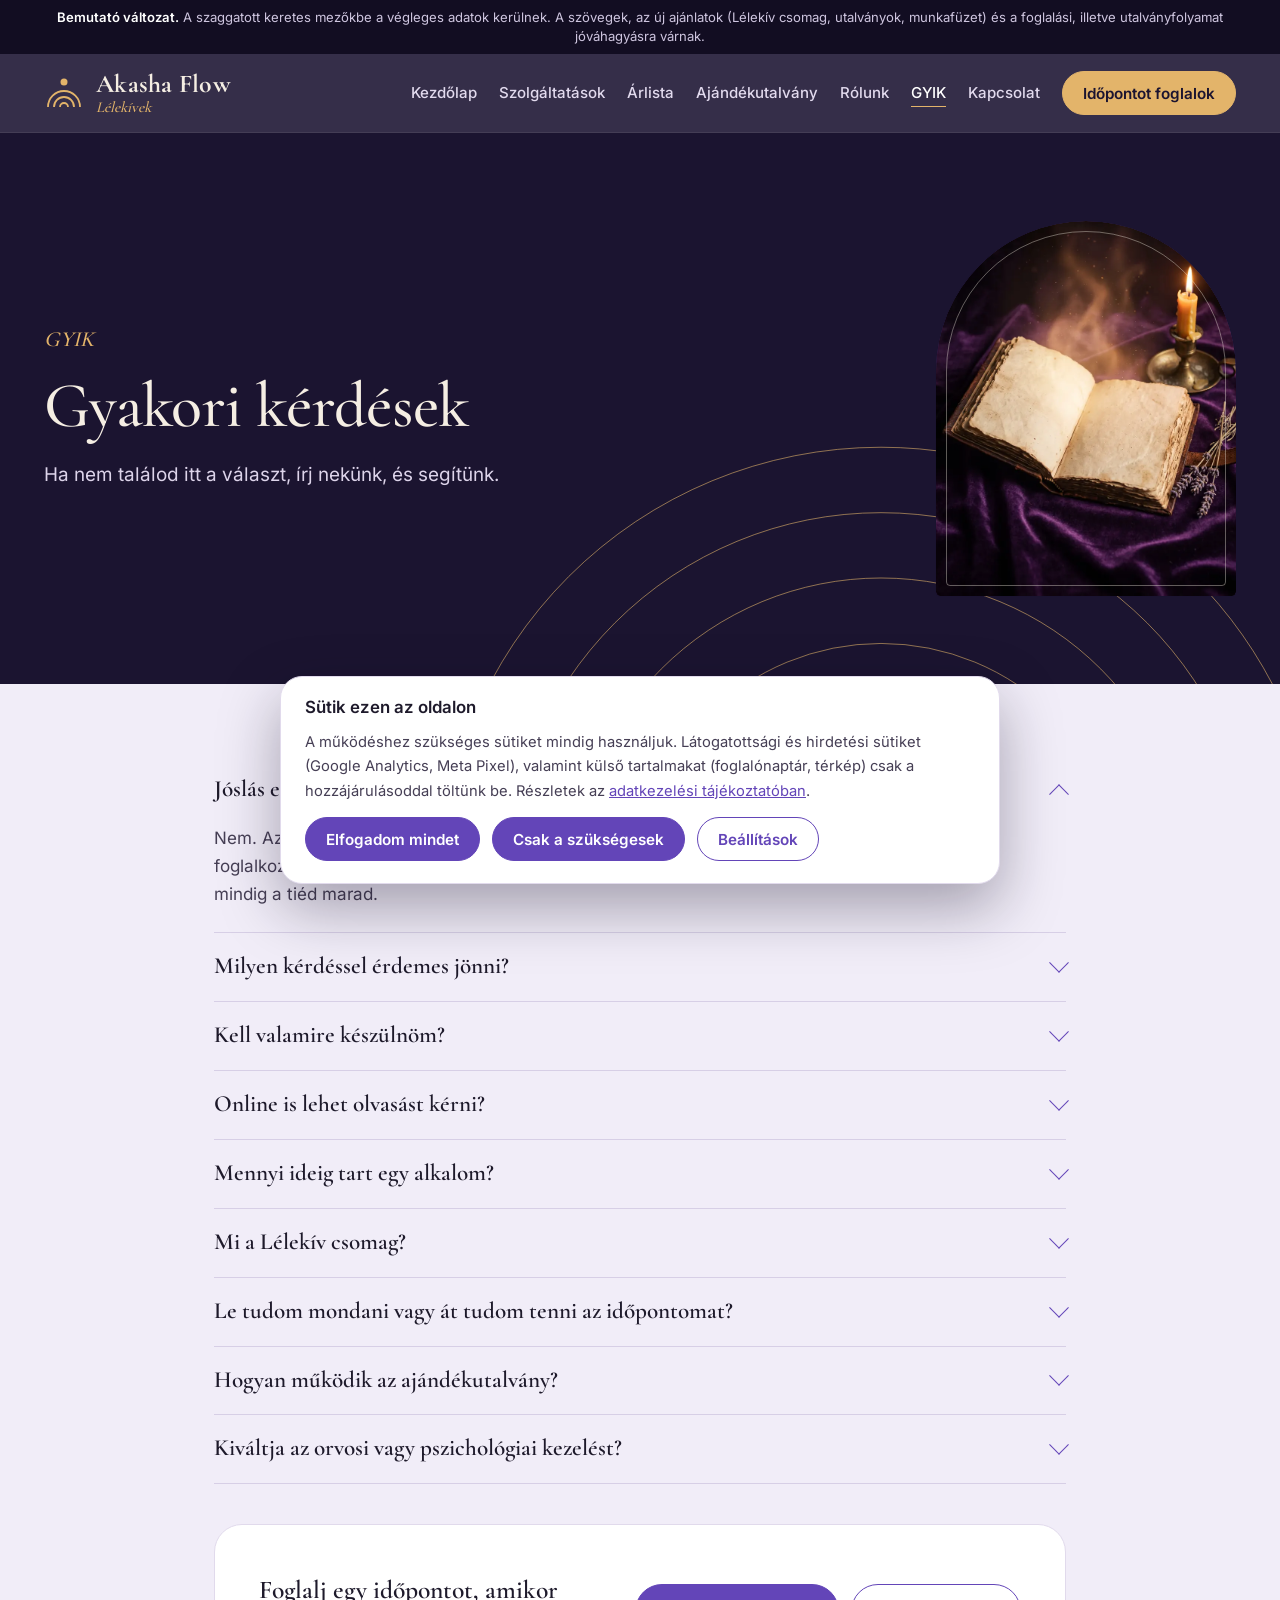
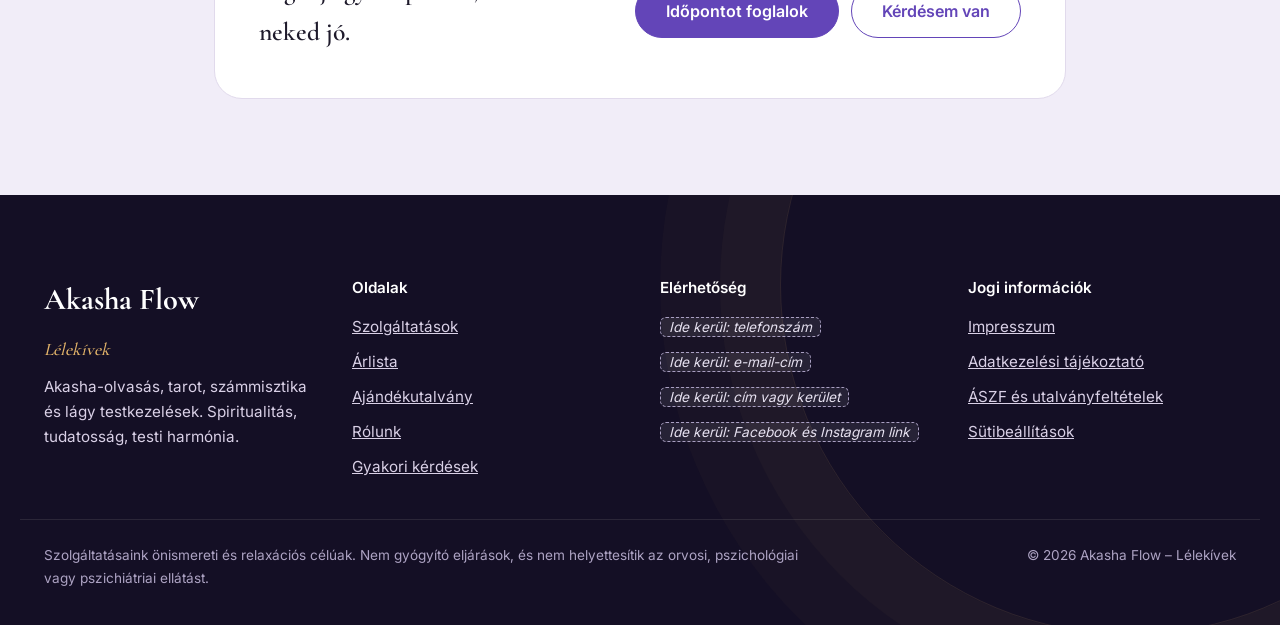
<file: gyik.html>
<!doctype html>
<html lang="hu">
<head>
<meta charset="utf-8">
<meta name="viewport" content="width=device-width, initial-scale=1">
<meta name="robots" content="noindex, nofollow">
<title>Gyakori kérdések az Akasha-olvasásról | Akasha Flow</title>
<meta name="description" content="Jóslás-e az Akasha-olvasás, milyen kérdéssel érdemes jönni, mennyi ideig tart, hogyan működik az ajándékutalvány.">
<link rel="canonical" href="https://www.akasha-flow.hu/gyik.html">
<meta property="og:type" content="website">
<meta property="og:url" content="https://www.akasha-flow.hu/gyik.html">
<meta property="og:locale" content="hu_HU">
<meta property="og:site_name" content="Akasha Flow – Lélekívek">
<meta property="og:title" content="Gyakori kérdések az Akasha-olvasásról | Akasha Flow">
<meta property="og:description" content="Jóslás-e az Akasha-olvasás, milyen kérdéssel érdemes jönni, mennyi ideig tart, hogyan működik az ajándékutalvány.">
<meta name="theme-color" content="#5B3FA0">
<link rel="icon" href="assets/favicon.svg" type="image/svg+xml">
<link rel="preload" href="fonts/cormorant-garamond-latin-600-normal.woff2" as="font" type="font/woff2" crossorigin>
<link rel="preload" href="fonts/inter-latin-400-normal.woff2" as="font" type="font/woff2" crossorigin>
<script>document.documentElement.classList.add("js")</script>
<link rel="stylesheet" href="assets/site.css">
<script type="application/ld+json">{"@context": "https://schema.org", "@type": "FAQPage", "mainEntity": [{"@type": "Question", "name": "Jóslás ez?", "acceptedAnswer": {"@type": "Answer", "text": "Nem. Az Akasha-olvasás nem a jövőt mondja meg. Abban segít, hogy rálásd, ami most foglalkoztat: a mintákat, a visszatérő helyzeteket, és azt, mit tehetsz te magad. A döntés mindig a tiéd marad."}}, {"@type": "Question", "name": "Milyen kérdéssel érdemes jönni?", "acceptedAnswer": {"@type": "Answer", "text": "Bármivel, ami fontos neked: kapcsolat, munka, egy döntés, egy újra és újra visszatérő helyzet. Minél konkrétabban fogalmazol, annál többet viszel haza. Elég, ha előre leírsz három-öt kérdést."}}, {"@type": "Question", "name": "Kell valamire készülnöm?", "acceptedAnswer": {"@type": "Answer", "text": "Olvasás előtt elég, ha átgondolod a kérdéseidet. Testkezelésre kényelmes ruhában érkezz."}}, {"@type": "Question", "name": "Online is lehet olvasást kérni?", "acceptedAnswer": {"@type": "Answer", "text": "Ha online szeretnéd, jelezd a foglaláskor, és egyeztetjük a részleteket."}}, {"@type": "Question", "name": "Mennyi ideig tart egy alkalom?", "acceptedAnswer": {"@type": "Answer", "text": "Az Akasha-olvasás 60, 90 vagy 120 perces, a tarotkártya-olvasás 30 perctől választható. Az energetikai masszázs 60, 90 vagy 120 perces, a ringató masszázs 60–90 perces. A pontos időtartamokat és árakat az árlistán találod."}}, {"@type": "Question", "name": "Mi a Lélekív csomag?", "acceptedAnswer": {"@type": "Answer", "text": "Egy Akasha-olvasás (60 perc) és egy energetikai masszázs (60 perc) együtt, 34 000 Ft-ért. A két alkalom külön foglalva 38 000 Ft. Ajándékutalványként is kérhető."}}, {"@type": "Question", "name": "Le tudom mondani vagy át tudom tenni az időpontomat?", "acceptedAnswer": {"@type": "Answer", "text": "Igen, az ÁSZF-ben leírt lemondási feltételek szerint."}}, {"@type": "Question", "name": "Hogyan működik az ajándékutalvány?", "acceptedAnswer": {"@type": "Answer", "text": "Kiválasztod az alkalmat, mi pedig e&#8209;mailben küldjük a nyomtatható utalványt. Az ajándékozott maga foglal időpontot, és megadja az utalvány számát."}}, {"@type": "Question", "name": "Kiváltja az orvosi vagy pszichológiai kezelést?", "acceptedAnswer": {"@type": "Answer", "text": "Nem. Szolgáltatásaink önismereti és relaxációs célúak. Nem gyógyító eljárások, és nem helyettesítik az orvosi, pszichológiai vagy pszichiátriai ellátást. Ha egészségügyi panaszod van, fordulj orvoshoz."}}]}</script>
</head>
<body>
<a class="skip" href="#tartalom">Ugrás a tartalomra</a>
<div class="demo-bar" role="note"><strong>Bemutató változat.</strong> A szaggatott keretes mezőkbe a végleges adatok kerülnek. A szövegek, az új ajánlatok (Lélekív csomag, utalványok, munkafüzet) és a foglalási, illetve utalványfolyamat jóváhagyásra várnak.</div>
<header class="site-header">
<div class="wrap header-in">
<a class="brand" href="index.html"><svg viewBox="0 0 40 40" fill="none" stroke="#E3B46A" stroke-width="1.8" aria-hidden="true"><path d="M4 34 A16 16 0 0 1 36 34"/><path d="M10 34 A10 10 0 0 1 30 34"/><path d="M16 34 A4 4 0 0 1 24 34"/><circle cx="20" cy="9" r="3.5" fill="#E3B46A" stroke="none"/></svg><span class="brand-name"><b>Akasha Flow</b><span>Lélekívek</span></span><span class="sr-only"> – kezdőlap</span></a>
<button class="menu-btn" type="button" aria-expanded="false" aria-controls="fomenu"><svg width="20" height="20" viewBox="0 0 20 20" fill="none" stroke="currentColor" stroke-width="2" aria-hidden="true"><path d="M3 5h14M3 10h14M3 15h14"/></svg>Menü</button>
<nav class="nav" id="fomenu" aria-label="Fő navigáció">
<a class="nav-link" href="index.html">Kezdőlap</a>
<a class="nav-link" href="szolgaltatasok.html">Szolgáltatások</a>
<a class="nav-link" href="arlista.html">Árlista</a>
<a class="nav-link" href="ajandekutalvany.html">Ajándékutalvány</a>
<a class="nav-link" href="rolunk.html">Rólunk</a>
<a class="nav-link" href="gyik.html" aria-current="page">GYIK</a>
<a class="nav-link" href="kapcsolat.html">Kapcsolat</a>
<a class="btn btn-sm btn-amber" href="kapcsolat.html#foglalas">Időpontot foglalok</a>
</nav>
</div>
</header>
<main id="tartalom" tabindex="-1">
<section class="page-hero"><svg class="ph-arcs" viewBox="0 0 1100 620" aria-hidden="true" focusable="false"><path d="M410 600 A140 140 0 0 1 690 600"/><path d="M330 600 A220 220 0 0 1 770 600"/><path d="M250 600 A300 300 0 0 1 850 600"/><path d="M170 600 A380 380 0 0 1 930 600"/><path d="M90 600 A460 460 0 0 1 1010 600"/><path d="M10 600 A540 540 0 0 1 1090 600"/></svg><div class="wrap"><div class="page-hero-text"><p class="kicker light">GYIK</p><h1>Gyakori kérdések</h1><p class="lead">Ha nem találod itt a választ, írj nekünk, és segítünk.</p></div><div class="reveal" style="flex:1 1 300px;max-width:400px"><div class="arch"><img src="assets/img/konyv-s.webp" srcset="assets/img/konyv-s.webp 800w, assets/img/konyv-l.webp 1600w" sizes="(max-width: 900px) 80vw, 400px" width="800" height="993" alt="Nyitott könyv gyertyafényben" loading="lazy" decoding="async"></div></div></div></section>
<div class="wrap narrow stack" style="padding-top:72px;padding-bottom:96px;gap:40px">
<div class="faq"><details open><summary>Jóslás ez?</summary><div class="answer"><p>Nem. Az Akasha-olvasás nem a jövőt mondja meg. Abban segít, hogy rálásd, ami most foglalkoztat: a mintákat, a visszatérő helyzeteket, és azt, mit tehetsz te magad. A döntés mindig a tiéd marad.</p></div></details>
<details><summary>Milyen kérdéssel érdemes jönni?</summary><div class="answer"><p>Bármivel, ami fontos neked: kapcsolat, munka, egy döntés, egy újra és újra visszatérő helyzet. Minél konkrétabban fogalmazol, annál többet viszel haza. Elég, ha előre leírsz három-öt kérdést.</p></div></details>
<details><summary>Kell valamire készülnöm?</summary><div class="answer"><p>Olvasás előtt elég, ha átgondolod a kérdéseidet. Testkezelésre kényelmes ruhában érkezz.</p><p class="small"><span class="fill">Ide kerül: Marcsi kiegészítése, ha a kezelés előtt van más teendő</span></p></div></details>
<details><summary>Online is lehet olvasást kérni?</summary><div class="answer"><p>Ha online szeretnéd, jelezd a foglaláskor, és egyeztetjük a részleteket.</p><p class="small"><span class="fill">Ide kerül: megerősítés, hogy van online olvasás, és milyen felületen (Zoom, Messenger, telefon)</span></p></div></details>
<details><summary>Mennyi ideig tart egy alkalom?</summary><div class="answer"><p>Az Akasha-olvasás 60, 90 vagy 120 perces, a tarotkártya-olvasás 30 perctől választható. Az energetikai masszázs 60, 90 vagy 120 perces, a ringató masszázs 60–90 perces. A pontos időtartamokat és árakat az árlistán találod.</p><p class="small"><span class="fill">Ide kerül: a metamorf masszázs időtartama</span></p></div></details>
<details><summary>Mi a Lélekív csomag?</summary><div class="answer"><p>Egy Akasha-olvasás (60 perc) és egy energetikai masszázs (60 perc) együtt, 34 000 Ft-ért. A két alkalom külön foglalva 38 000 Ft. Ajándékutalványként is kérhető.</p></div></details>
<details><summary>Le tudom mondani vagy át tudom tenni az időpontomat?</summary><div class="answer"><p>Igen, az ÁSZF-ben leírt lemondási feltételek szerint.</p><p class="small"><span class="fill">Ide kerül: a lemondási szabály (például díjmentes lemondás 24 órával előtte)</span></p></div></details>
<details><summary>Hogyan működik az ajándékutalvány?</summary><div class="answer"><p>Kiválasztod az alkalmat, mi pedig e&#8209;mailben küldjük a nyomtatható utalványt. Az ajándékozott maga foglal időpontot, és megadja az utalvány számát.</p><p class="small"><span class="fill">Ide kerül: az érvényességi idő és a fizetés módja</span></p></div></details>
<details><summary>Kiváltja az orvosi vagy pszichológiai kezelést?</summary><div class="answer"><p>Nem. Szolgáltatásaink önismereti és relaxációs célúak. Nem gyógyító eljárások, és nem helyettesítik az orvosi, pszichológiai vagy pszichiátriai ellátást. Ha egészségügyi panaszod van, fordulj orvoshoz.</p></div></details></div>
<div class="panel" style="display:flex;flex-wrap:wrap;gap:20px;align-items:center;justify-content:space-between"><p style="font-family:var(--serif);font-size:1.6rem;font-weight:600;flex:999 1 300px">Foglalj egy időpontot, amikor neked jó.</p><div class="btns"><a class="btn" href="kapcsolat.html#foglalas">Időpontot foglalok</a><a class="btn btn-ghost" href="kapcsolat.html#uzenet">Kérdésem van</a></div></div>
</div>
</main>
<footer class="site-footer">
<div class="wrap footer-grid">
<div class="footer-col"><p class="footer-brand">Akasha Flow</p><p class="footer-sub">Lélekívek</p><p>Akasha-olvasás, tarot, számmisztika és lágy testkezelések. Spiritualitás, tudatosság, testi harmónia.</p></div>
<nav class="footer-col" aria-label="Lábléc navigáció"><p class="ttl">Oldalak</p><a href="szolgaltatasok.html">Szolgáltatások</a><a href="arlista.html">Árlista</a><a href="ajandekutalvany.html">Ajándékutalvány</a><a href="rolunk.html">Rólunk</a><a href="gyik.html">Gyakori kérdések</a></nav>
<div class="footer-col on-dark"><p class="ttl">Elérhetőség</p><p><span class="fill">Ide kerül: telefonszám</span></p><p><span class="fill">Ide kerül: e-mail-cím</span></p><p><span class="fill">Ide kerül: cím vagy kerület</span></p><p><span class="fill">Ide kerül: Facebook és Instagram link</span></p></div>
<div class="footer-col"><p class="ttl">Jogi információk</p><a href="impresszum.html">Impresszum</a><a href="adatkezeles.html">Adatkezelési tájékoztató</a><a href="aszf.html">ÁSZF és utalványfeltételek</a><button class="linkbtn" type="button" data-open-cookie>Sütibeállítások</button></div>
</div>
<div class="wrap footer-bottom"><p style="max-width:760px">Szolgáltatásaink önismereti és relaxációs célúak. Nem gyógyító eljárások, és nem helyettesítik az orvosi, pszichológiai vagy pszichiátriai ellátást.</p><p>© 2026 Akasha Flow – Lélekívek</p></div>
</footer>
<div class="cookie" id="cookie" role="dialog" aria-modal="false" aria-labelledby="cookie-ttl" hidden>
<h2 id="cookie-ttl">Sütik ezen az oldalon</h2>
<p>A működéshez szükséges sütiket mindig használjuk. Látogatottsági és hirdetési sütiket (Google Analytics, Meta Pixel), valamint külső tartalmakat (foglalónaptár, térkép) csak a hozzájárulásoddal töltünk be. Részletek az <a href="adatkezeles.html#sutik">adatkezelési tájékoztatóban</a>.</p>
<div class="cookie-opts" id="cookie-opts" hidden>
<label class="check"><input type="checkbox" checked disabled><span>Szükséges sütik (mindig aktívak)</span></label>
<label class="check"><input type="checkbox" id="ck-analytics"><span>Látogatottsági statisztika (Google Analytics 4)</span></label>
<label class="check"><input type="checkbox" id="ck-marketing"><span>Hirdetési sütik (Meta Pixel)</span></label>
<label class="check"><input type="checkbox" id="ck-external"><span>Külső tartalmak (online foglalónaptár, Google Térkép)</span></label>
<div class="btns"><button class="btn btn-sm" type="button" data-ck="save">Beállítások mentése</button></div>
</div>
<div class="btns"><button class="btn btn-sm" type="button" data-ck="all">Elfogadom mindet</button><button class="btn btn-sm" type="button" data-ck="none">Csak a szükségesek</button><button class="btn btn-sm btn-ghost" type="button" data-ck="settings">Beállítások</button></div>
</div>
<script src="assets/site.js" defer></script>
<div class="m-cta"><a class="btn btn-amber" href="kapcsolat.html#foglalas">Időpontot foglalok</a></div>
</body>
</html>
</file>
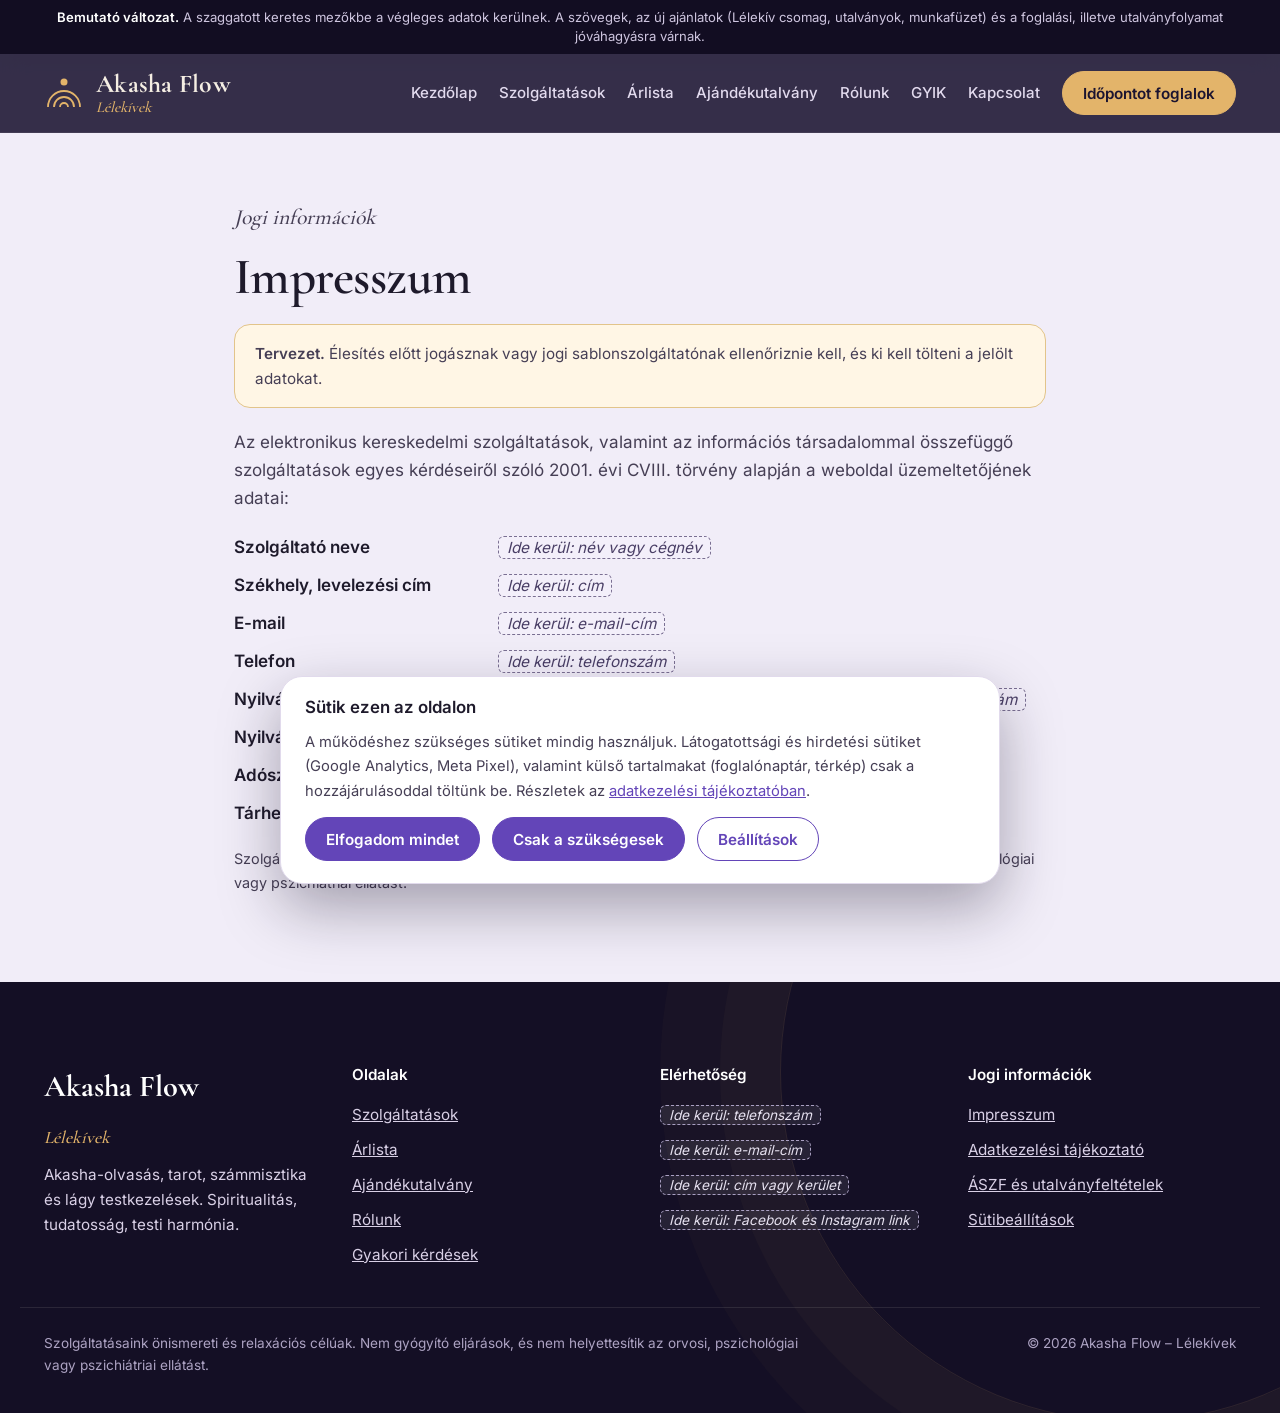
<file: impresszum.html>
<!doctype html>
<html lang="hu">
<head>
<meta charset="utf-8">
<meta name="viewport" content="width=device-width, initial-scale=1">
<meta name="robots" content="noindex, nofollow">
<title>Impresszum | Akasha Flow</title>
<meta name="description" content="Az akasha-flow.hu üzemeltetőjének adatai.">
<link rel="canonical" href="https://www.akasha-flow.hu/impresszum.html">
<meta property="og:type" content="website">
<meta property="og:url" content="https://www.akasha-flow.hu/impresszum.html">
<meta property="og:locale" content="hu_HU">
<meta property="og:site_name" content="Akasha Flow – Lélekívek">
<meta property="og:title" content="Impresszum | Akasha Flow">
<meta property="og:description" content="Az akasha-flow.hu üzemeltetőjének adatai.">
<meta name="theme-color" content="#5B3FA0">
<link rel="icon" href="assets/favicon.svg" type="image/svg+xml">
<link rel="preload" href="fonts/cormorant-garamond-latin-600-normal.woff2" as="font" type="font/woff2" crossorigin>
<link rel="preload" href="fonts/inter-latin-400-normal.woff2" as="font" type="font/woff2" crossorigin>
<script>document.documentElement.classList.add("js")</script>
<link rel="stylesheet" href="assets/site.css">

</head>
<body>
<a class="skip" href="#tartalom">Ugrás a tartalomra</a>
<div class="demo-bar" role="note"><strong>Bemutató változat.</strong> A szaggatott keretes mezőkbe a végleges adatok kerülnek. A szövegek, az új ajánlatok (Lélekív csomag, utalványok, munkafüzet) és a foglalási, illetve utalványfolyamat jóváhagyásra várnak.</div>
<header class="site-header">
<div class="wrap header-in">
<a class="brand" href="index.html"><svg viewBox="0 0 40 40" fill="none" stroke="#E3B46A" stroke-width="1.8" aria-hidden="true"><path d="M4 34 A16 16 0 0 1 36 34"/><path d="M10 34 A10 10 0 0 1 30 34"/><path d="M16 34 A4 4 0 0 1 24 34"/><circle cx="20" cy="9" r="3.5" fill="#E3B46A" stroke="none"/></svg><span class="brand-name"><b>Akasha Flow</b><span>Lélekívek</span></span><span class="sr-only"> – kezdőlap</span></a>
<button class="menu-btn" type="button" aria-expanded="false" aria-controls="fomenu"><svg width="20" height="20" viewBox="0 0 20 20" fill="none" stroke="currentColor" stroke-width="2" aria-hidden="true"><path d="M3 5h14M3 10h14M3 15h14"/></svg>Menü</button>
<nav class="nav" id="fomenu" aria-label="Fő navigáció">
<a class="nav-link" href="index.html">Kezdőlap</a>
<a class="nav-link" href="szolgaltatasok.html">Szolgáltatások</a>
<a class="nav-link" href="arlista.html">Árlista</a>
<a class="nav-link" href="ajandekutalvany.html">Ajándékutalvány</a>
<a class="nav-link" href="rolunk.html">Rólunk</a>
<a class="nav-link" href="gyik.html">GYIK</a>
<a class="nav-link" href="kapcsolat.html">Kapcsolat</a>
<a class="btn btn-sm btn-amber" href="kapcsolat.html#foglalas">Időpontot foglalok</a>
</nav>
</div>
</header>
<main id="tartalom" tabindex="-1">
<div class="wrap legal stack" style="padding-top:72px;padding-bottom:88px;gap:20px">
<p class="kicker">Jogi információk</p><h1 style="font-size:clamp(2.2rem,4vw,3.2rem)">Impresszum</h1>
<p class="draft" role="note"><strong>Tervezet.</strong> Élesítés előtt jogásznak vagy jogi sablonszolgáltatónak ellenőriznie kell, és ki kell tölteni a jelölt adatokat.</p>
<p>Az elektronikus kereskedelmi szolgáltatások, valamint az információs társadalommal összefüggő szolgáltatások egyes kérdéseiről szóló 2001. évi CVIII. törvény alapján a weboldal üzemeltetőjének adatai:</p>
<dl class="dl"><dt>Szolgáltató neve</dt><dd><span class="fill">Ide kerül: név vagy cégnév</span></dd><dt>Székhely, levelezési cím</dt><dd><span class="fill">Ide kerül: cím</span></dd><dt>E-mail</dt><dd><span class="fill">Ide kerül: e-mail-cím</span></dd><dt>Telefon</dt><dd><span class="fill">Ide kerül: telefonszám</span></dd><dt>Nyilvántartási szám</dt><dd><span class="fill">Ide kerül: egyéni vállalkozói nyilvántartási szám vagy cégjegyzékszám</span></dd><dt>Nyilvántartó hatóság</dt><dd><span class="fill">Ide kerül: nyilvántartó szerv megnevezése</span></dd><dt>Adószám</dt><dd><span class="fill">Ide kerül: adószám</span></dd><dt>Tárhelyszolgáltató</dt><dd><span class="fill">Ide kerül: a tárhelyszolgáltató neve, címe és elérhetősége</span></dd></dl>
<p class="small muted">Szolgáltatásaink önismereti és relaxációs célúak. Nem gyógyító eljárások, és nem helyettesítik az orvosi, pszichológiai vagy pszichiátriai ellátást.</p>
</div>
</main>
<footer class="site-footer">
<div class="wrap footer-grid">
<div class="footer-col"><p class="footer-brand">Akasha Flow</p><p class="footer-sub">Lélekívek</p><p>Akasha-olvasás, tarot, számmisztika és lágy testkezelések. Spiritualitás, tudatosság, testi harmónia.</p></div>
<nav class="footer-col" aria-label="Lábléc navigáció"><p class="ttl">Oldalak</p><a href="szolgaltatasok.html">Szolgáltatások</a><a href="arlista.html">Árlista</a><a href="ajandekutalvany.html">Ajándékutalvány</a><a href="rolunk.html">Rólunk</a><a href="gyik.html">Gyakori kérdések</a></nav>
<div class="footer-col on-dark"><p class="ttl">Elérhetőség</p><p><span class="fill">Ide kerül: telefonszám</span></p><p><span class="fill">Ide kerül: e-mail-cím</span></p><p><span class="fill">Ide kerül: cím vagy kerület</span></p><p><span class="fill">Ide kerül: Facebook és Instagram link</span></p></div>
<div class="footer-col"><p class="ttl">Jogi információk</p><a href="impresszum.html">Impresszum</a><a href="adatkezeles.html">Adatkezelési tájékoztató</a><a href="aszf.html">ÁSZF és utalványfeltételek</a><button class="linkbtn" type="button" data-open-cookie>Sütibeállítások</button></div>
</div>
<div class="wrap footer-bottom"><p style="max-width:760px">Szolgáltatásaink önismereti és relaxációs célúak. Nem gyógyító eljárások, és nem helyettesítik az orvosi, pszichológiai vagy pszichiátriai ellátást.</p><p>© 2026 Akasha Flow – Lélekívek</p></div>
</footer>
<div class="cookie" id="cookie" role="dialog" aria-modal="false" aria-labelledby="cookie-ttl" hidden>
<h2 id="cookie-ttl">Sütik ezen az oldalon</h2>
<p>A működéshez szükséges sütiket mindig használjuk. Látogatottsági és hirdetési sütiket (Google Analytics, Meta Pixel), valamint külső tartalmakat (foglalónaptár, térkép) csak a hozzájárulásoddal töltünk be. Részletek az <a href="adatkezeles.html#sutik">adatkezelési tájékoztatóban</a>.</p>
<div class="cookie-opts" id="cookie-opts" hidden>
<label class="check"><input type="checkbox" checked disabled><span>Szükséges sütik (mindig aktívak)</span></label>
<label class="check"><input type="checkbox" id="ck-analytics"><span>Látogatottsági statisztika (Google Analytics 4)</span></label>
<label class="check"><input type="checkbox" id="ck-marketing"><span>Hirdetési sütik (Meta Pixel)</span></label>
<label class="check"><input type="checkbox" id="ck-external"><span>Külső tartalmak (online foglalónaptár, Google Térkép)</span></label>
<div class="btns"><button class="btn btn-sm" type="button" data-ck="save">Beállítások mentése</button></div>
</div>
<div class="btns"><button class="btn btn-sm" type="button" data-ck="all">Elfogadom mindet</button><button class="btn btn-sm" type="button" data-ck="none">Csak a szükségesek</button><button class="btn btn-sm btn-ghost" type="button" data-ck="settings">Beállítások</button></div>
</div>
<script src="assets/site.js" defer></script>
<div class="m-cta"><a class="btn btn-amber" href="kapcsolat.html#foglalas">Időpontot foglalok</a></div>
</body>
</html>
</file>
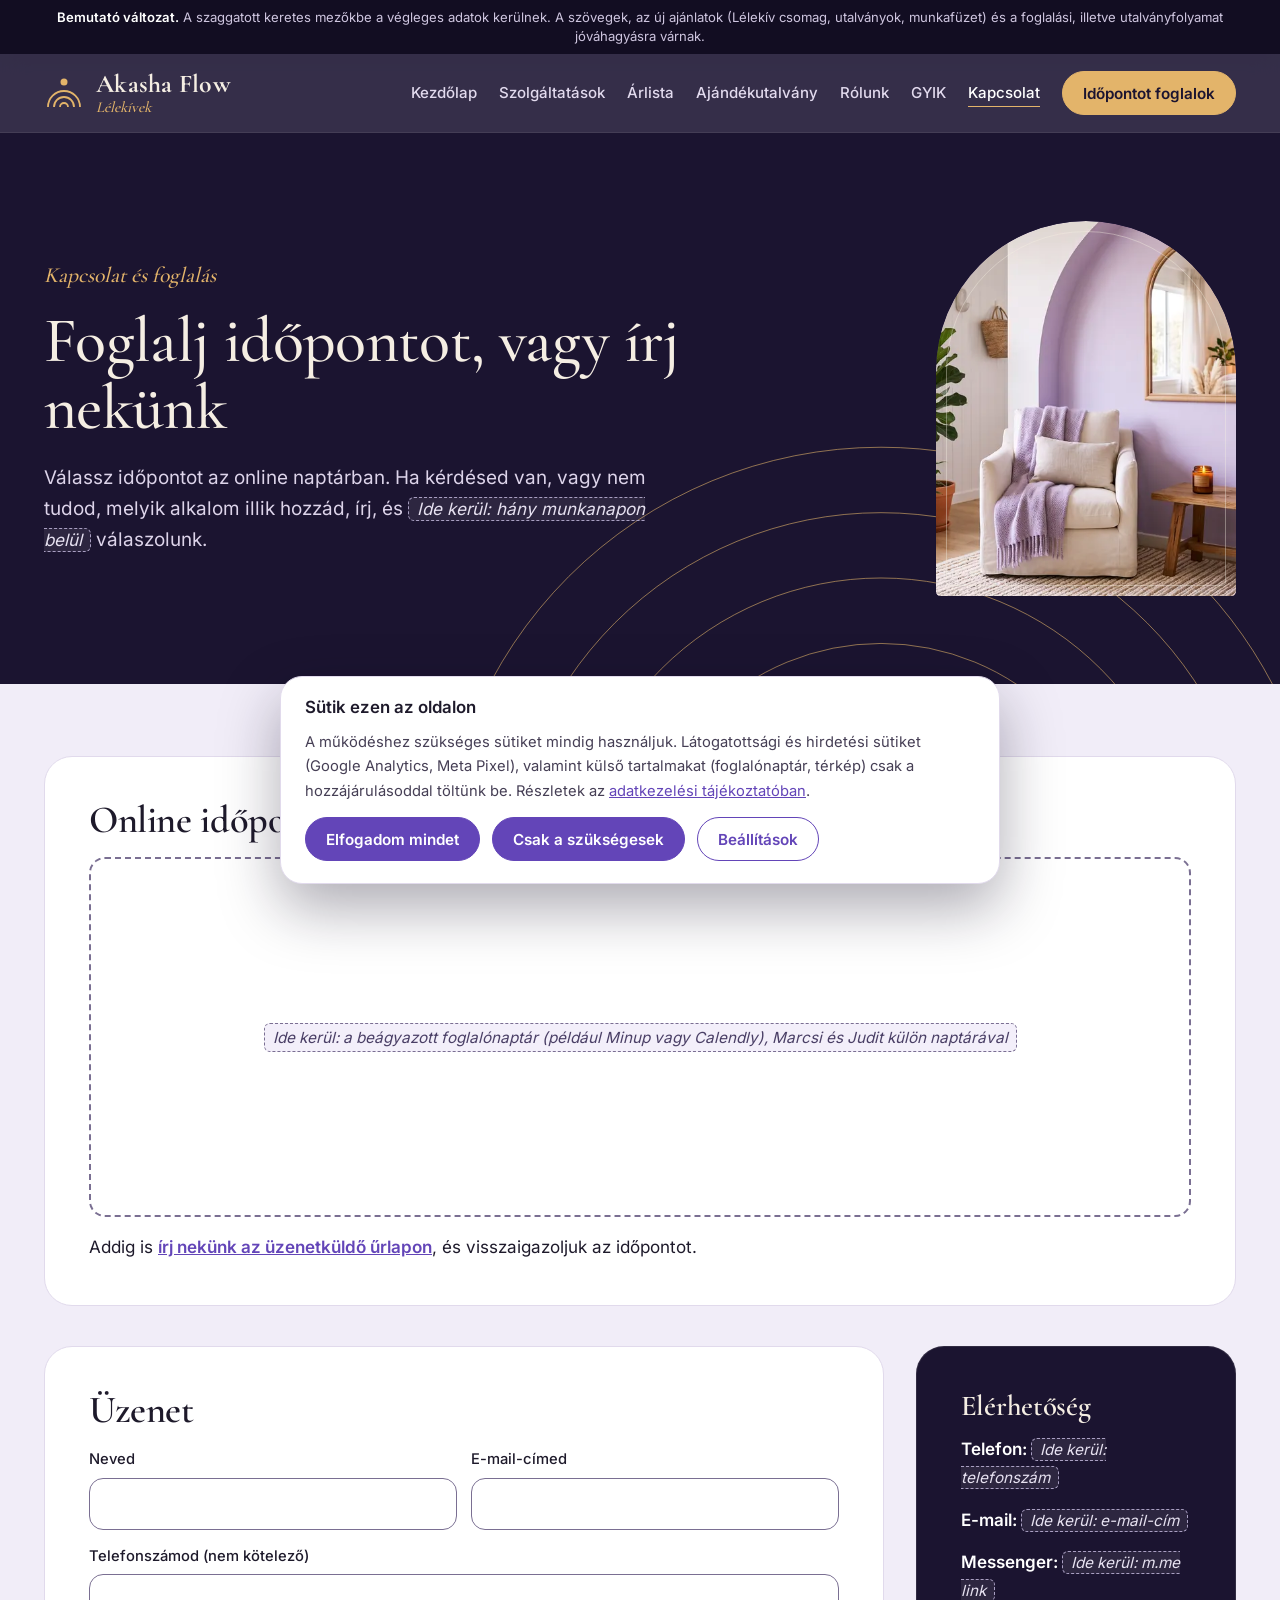
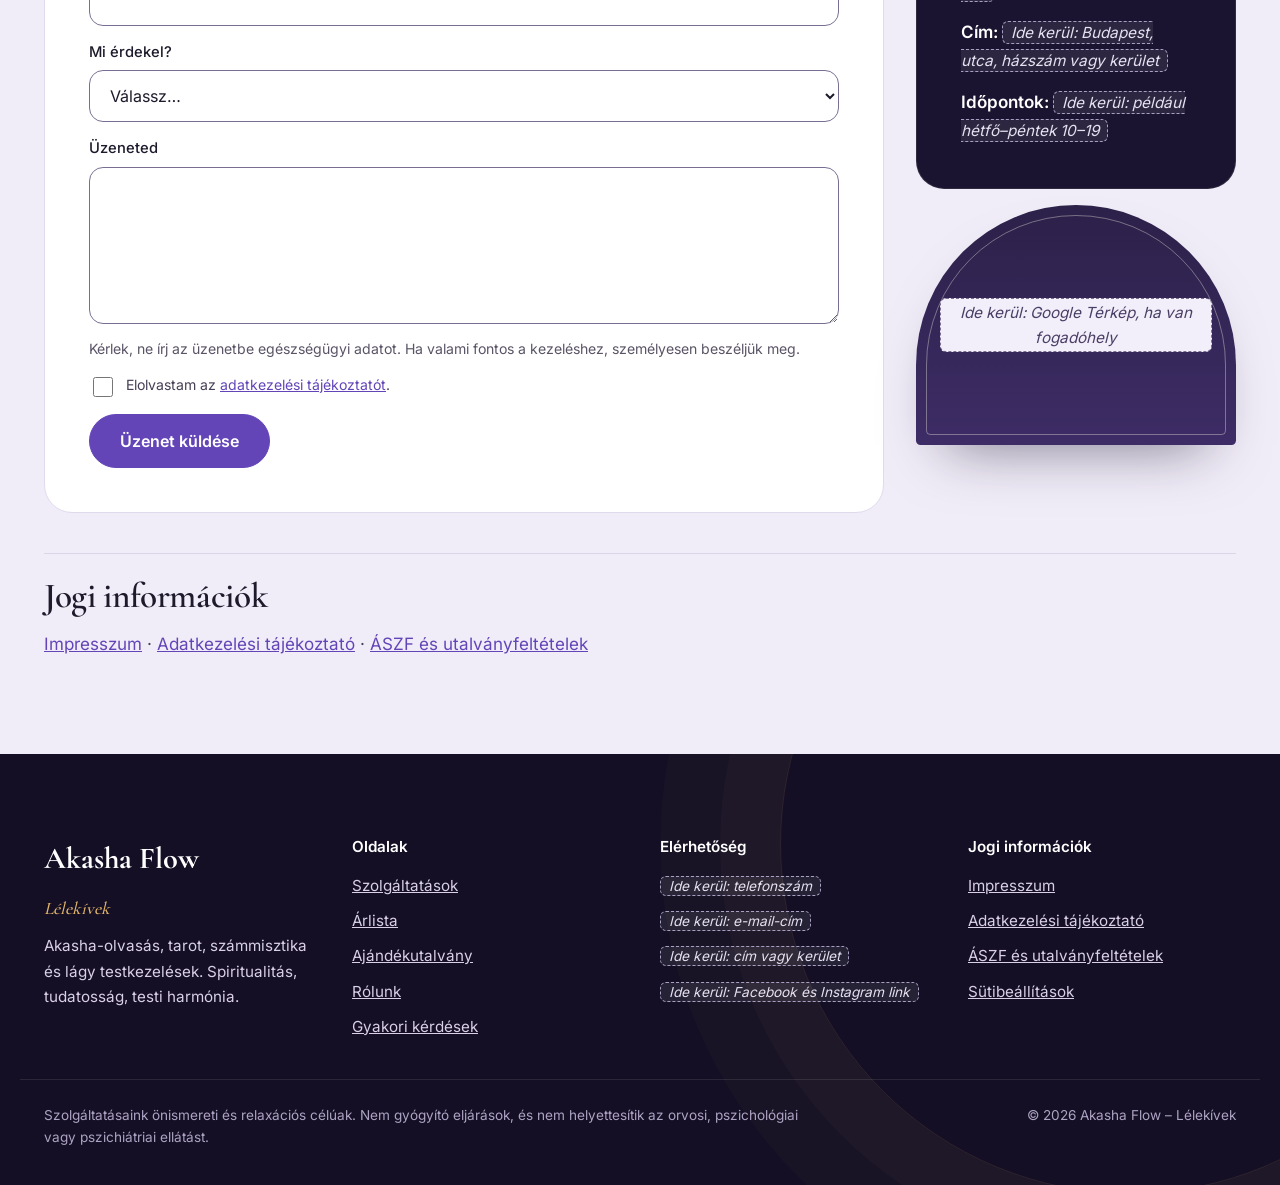
<file: kapcsolat.html>
<!doctype html>
<html lang="hu">
<head>
<meta charset="utf-8">
<meta name="viewport" content="width=device-width, initial-scale=1">
<meta name="robots" content="noindex, nofollow">
<title>Időpontfoglalás és kapcsolat | Akasha Flow</title>
<meta name="description" content="Foglalj időpontot online, vagy írj nekünk. Elérhetőség, cím, időpontok és jogi információk.">
<link rel="canonical" href="https://www.akasha-flow.hu/kapcsolat.html">
<meta property="og:type" content="website">
<meta property="og:url" content="https://www.akasha-flow.hu/kapcsolat.html">
<meta property="og:locale" content="hu_HU">
<meta property="og:site_name" content="Akasha Flow – Lélekívek">
<meta property="og:title" content="Időpontfoglalás és kapcsolat | Akasha Flow">
<meta property="og:description" content="Foglalj időpontot online, vagy írj nekünk. Elérhetőség, cím, időpontok és jogi információk.">
<meta name="theme-color" content="#5B3FA0">
<link rel="icon" href="assets/favicon.svg" type="image/svg+xml">
<link rel="preload" href="fonts/cormorant-garamond-latin-600-normal.woff2" as="font" type="font/woff2" crossorigin>
<link rel="preload" href="fonts/inter-latin-400-normal.woff2" as="font" type="font/woff2" crossorigin>
<script>document.documentElement.classList.add("js")</script>
<link rel="stylesheet" href="assets/site.css">

</head>
<body>
<a class="skip" href="#tartalom">Ugrás a tartalomra</a>
<div class="demo-bar" role="note"><strong>Bemutató változat.</strong> A szaggatott keretes mezőkbe a végleges adatok kerülnek. A szövegek, az új ajánlatok (Lélekív csomag, utalványok, munkafüzet) és a foglalási, illetve utalványfolyamat jóváhagyásra várnak.</div>
<header class="site-header">
<div class="wrap header-in">
<a class="brand" href="index.html"><svg viewBox="0 0 40 40" fill="none" stroke="#E3B46A" stroke-width="1.8" aria-hidden="true"><path d="M4 34 A16 16 0 0 1 36 34"/><path d="M10 34 A10 10 0 0 1 30 34"/><path d="M16 34 A4 4 0 0 1 24 34"/><circle cx="20" cy="9" r="3.5" fill="#E3B46A" stroke="none"/></svg><span class="brand-name"><b>Akasha Flow</b><span>Lélekívek</span></span><span class="sr-only"> – kezdőlap</span></a>
<button class="menu-btn" type="button" aria-expanded="false" aria-controls="fomenu"><svg width="20" height="20" viewBox="0 0 20 20" fill="none" stroke="currentColor" stroke-width="2" aria-hidden="true"><path d="M3 5h14M3 10h14M3 15h14"/></svg>Menü</button>
<nav class="nav" id="fomenu" aria-label="Fő navigáció">
<a class="nav-link" href="index.html">Kezdőlap</a>
<a class="nav-link" href="szolgaltatasok.html">Szolgáltatások</a>
<a class="nav-link" href="arlista.html">Árlista</a>
<a class="nav-link" href="ajandekutalvany.html">Ajándékutalvány</a>
<a class="nav-link" href="rolunk.html">Rólunk</a>
<a class="nav-link" href="gyik.html">GYIK</a>
<a class="nav-link" href="kapcsolat.html" aria-current="page">Kapcsolat</a>
<a class="btn btn-sm btn-amber" href="kapcsolat.html#foglalas">Időpontot foglalok</a>
</nav>
</div>
</header>
<main id="tartalom" tabindex="-1">
<section class="page-hero"><svg class="ph-arcs" viewBox="0 0 1100 620" aria-hidden="true" focusable="false"><path d="M410 600 A140 140 0 0 1 690 600"/><path d="M330 600 A220 220 0 0 1 770 600"/><path d="M250 600 A300 300 0 0 1 850 600"/><path d="M170 600 A380 380 0 0 1 930 600"/><path d="M90 600 A460 460 0 0 1 1010 600"/><path d="M10 600 A540 540 0 0 1 1090 600"/></svg><div class="wrap"><div class="page-hero-text"><p class="kicker light">Kapcsolat és foglalás</p><h1>Foglalj időpontot, vagy írj nekünk</h1><p class="lead">Válassz időpontot az online naptárban. Ha kérdésed van, vagy nem tudod, melyik alkalom illik hozzád, írj, és <span class="fill">Ide kerül: hány munkanapon belül</span> válaszolunk.</p></div><div class="reveal" style="flex:1 1 300px;max-width:400px"><div class="arch"><img src="assets/img/studio-s.webp" srcset="assets/img/studio-s.webp 1000w, assets/img/studio-l.webp 2000w" sizes="(max-width: 900px) 80vw, 400px" width="1000" height="558" alt="Világos stúdiósarok íves tükörrel és fotellel" loading="lazy" decoding="async"></div></div></div></section>
<div class="wrap stack-lg" style="padding-top:72px;padding-bottom:96px;gap:40px"><section class="panel stack" id="foglalas" aria-labelledby="foglalas-ttl" style="scroll-margin-top:100px">
<h2 id="foglalas-ttl" style="font-size:2.4rem">Online időpontfoglalás</h2>
<div style="min-height:360px;border-radius:16px;border:2px dashed var(--field);background:var(--ground);display:flex;align-items:center;justify-content:center;padding:24px;text-align:center"><span class="fill">Ide kerül: a beágyazott foglalónaptár (például Minup vagy Calendly), Marcsi és Judit külön naptárával</span></div>
<p>Addig is <a class="link-strong" href="#uzenet">írj nekünk az üzenetküldő űrlapon</a>, és visszaigazoljuk az időpontot.</p>
</section>
<div style="display:flex;flex-wrap:wrap;gap:32px;align-items:flex-start">
<section class="panel" id="uzenet" aria-labelledby="uzenet-ttl" style="flex:999 1 520px;min-width:0;scroll-margin-top:100px">
<h2 id="uzenet-ttl" style="font-size:2.4rem;margin-bottom:16px">Üzenet</h2>
<form data-demo="Köszönjük az üzenetet! Bemutató változat: élesítéskor az üzenet a megadott e-mail-címre érkezik." novalidate>
<div class="grid" style="gap:14px"><div class="field"><label class="lbl" for="k-nev">Neved</label><input id="k-nev" name="nev" type="text" autocomplete="name" required></div><div class="field"><label class="lbl" for="k-mail">E-mail-címed</label><input id="k-mail" name="email" type="email" autocomplete="email" required></div></div>
<div class="field"><label class="lbl" for="k-tel">Telefonszámod (nem kötelező)</label><input id="k-tel" name="telefon" type="tel" autocomplete="tel"></div>
<div class="field"><label class="lbl" for="k-szolg">Mi érdekel?</label><select id="k-szolg" name="szolgaltatas"><option value="">Válassz…</option><option>Akasha-krónika-olvasás</option><option>Akasha energetikai alkalom</option><option>Tarot vagy számmisztika</option><option>Testkezelés (metamorf, ringató, energetikai)</option><option>Lélekív csomag</option><option>Ajándékutalvány</option><option>Coaching</option><option>Még nem tudom, segítsetek választani</option></select></div>
<div class="field"><label class="lbl" for="k-uzenet">Üzeneted</label><textarea id="k-uzenet" name="uzenet" rows="5" required></textarea></div>
<p class="note">Kérlek, ne írj az üzenetbe egészségügyi adatot. Ha valami fontos a kezeléshez, személyesen beszéljük meg.</p>
<label class="check"><input type="checkbox" name="adatkezeles" required><span>Elolvastam az <a href="adatkezeles.html">adatkezelési tájékoztatót</a>.</span></label>
<div><button class="btn" type="submit">Üzenet küldése</button></div>
<p class="form-status" role="status" tabindex="-1" hidden></p>
</form>
</section>
<aside class="stack" style="flex:1 1 320px" aria-label="Elérhetőség">
<div class="dark panel on-dark stack" style="gap:14px">
<h2 style="font-size:1.8rem">Elérhetőség</h2>
<p><strong style="color:#fff">Telefon: </strong><span class="fill">Ide kerül: telefonszám</span></p>
<p><strong style="color:#fff">E-mail: </strong><span class="fill">Ide kerül: e-mail-cím</span></p>
<p><strong style="color:#fff">Messenger: </strong><span class="fill">Ide kerül: m.me link</span></p>
<p><strong style="color:#fff">Cím: </strong><span class="fill">Ide kerül: Budapest, utca, házszám vagy kerület</span></p>
<p><strong style="color:#fff">Időpontok: </strong><span class="fill">Ide kerül: például hétfő–péntek 10–19</span></p>
</div>
<div class="arch wide arch-ph" style="aspect-ratio:4/3"><span class="fill">Ide kerül: Google Térkép, ha van fogadóhely</span></div>
</aside>
</div>

<section class="stack" style="padding-top:24px;border-top:1px solid #DCD5E7" aria-labelledby="jogi-ttl"><h2 id="jogi-ttl" style="font-size:2.2rem">Jogi információk</h2><p style="color:var(--text)"><a href="impresszum.html">Impresszum</a> · <a href="adatkezeles.html">Adatkezelési tájékoztató</a> · <a href="aszf.html">ÁSZF és utalványfeltételek</a></p></section>
</div>
</main>
<footer class="site-footer">
<div class="wrap footer-grid">
<div class="footer-col"><p class="footer-brand">Akasha Flow</p><p class="footer-sub">Lélekívek</p><p>Akasha-olvasás, tarot, számmisztika és lágy testkezelések. Spiritualitás, tudatosság, testi harmónia.</p></div>
<nav class="footer-col" aria-label="Lábléc navigáció"><p class="ttl">Oldalak</p><a href="szolgaltatasok.html">Szolgáltatások</a><a href="arlista.html">Árlista</a><a href="ajandekutalvany.html">Ajándékutalvány</a><a href="rolunk.html">Rólunk</a><a href="gyik.html">Gyakori kérdések</a></nav>
<div class="footer-col on-dark"><p class="ttl">Elérhetőség</p><p><span class="fill">Ide kerül: telefonszám</span></p><p><span class="fill">Ide kerül: e-mail-cím</span></p><p><span class="fill">Ide kerül: cím vagy kerület</span></p><p><span class="fill">Ide kerül: Facebook és Instagram link</span></p></div>
<div class="footer-col"><p class="ttl">Jogi információk</p><a href="impresszum.html">Impresszum</a><a href="adatkezeles.html">Adatkezelési tájékoztató</a><a href="aszf.html">ÁSZF és utalványfeltételek</a><button class="linkbtn" type="button" data-open-cookie>Sütibeállítások</button></div>
</div>
<div class="wrap footer-bottom"><p style="max-width:760px">Szolgáltatásaink önismereti és relaxációs célúak. Nem gyógyító eljárások, és nem helyettesítik az orvosi, pszichológiai vagy pszichiátriai ellátást.</p><p>© 2026 Akasha Flow – Lélekívek</p></div>
</footer>
<div class="cookie" id="cookie" role="dialog" aria-modal="false" aria-labelledby="cookie-ttl" hidden>
<h2 id="cookie-ttl">Sütik ezen az oldalon</h2>
<p>A működéshez szükséges sütiket mindig használjuk. Látogatottsági és hirdetési sütiket (Google Analytics, Meta Pixel), valamint külső tartalmakat (foglalónaptár, térkép) csak a hozzájárulásoddal töltünk be. Részletek az <a href="adatkezeles.html#sutik">adatkezelési tájékoztatóban</a>.</p>
<div class="cookie-opts" id="cookie-opts" hidden>
<label class="check"><input type="checkbox" checked disabled><span>Szükséges sütik (mindig aktívak)</span></label>
<label class="check"><input type="checkbox" id="ck-analytics"><span>Látogatottsági statisztika (Google Analytics 4)</span></label>
<label class="check"><input type="checkbox" id="ck-marketing"><span>Hirdetési sütik (Meta Pixel)</span></label>
<label class="check"><input type="checkbox" id="ck-external"><span>Külső tartalmak (online foglalónaptár, Google Térkép)</span></label>
<div class="btns"><button class="btn btn-sm" type="button" data-ck="save">Beállítások mentése</button></div>
</div>
<div class="btns"><button class="btn btn-sm" type="button" data-ck="all">Elfogadom mindet</button><button class="btn btn-sm" type="button" data-ck="none">Csak a szükségesek</button><button class="btn btn-sm btn-ghost" type="button" data-ck="settings">Beállítások</button></div>
</div>
<script src="assets/site.js" defer></script>
</body>
</html>
</file>
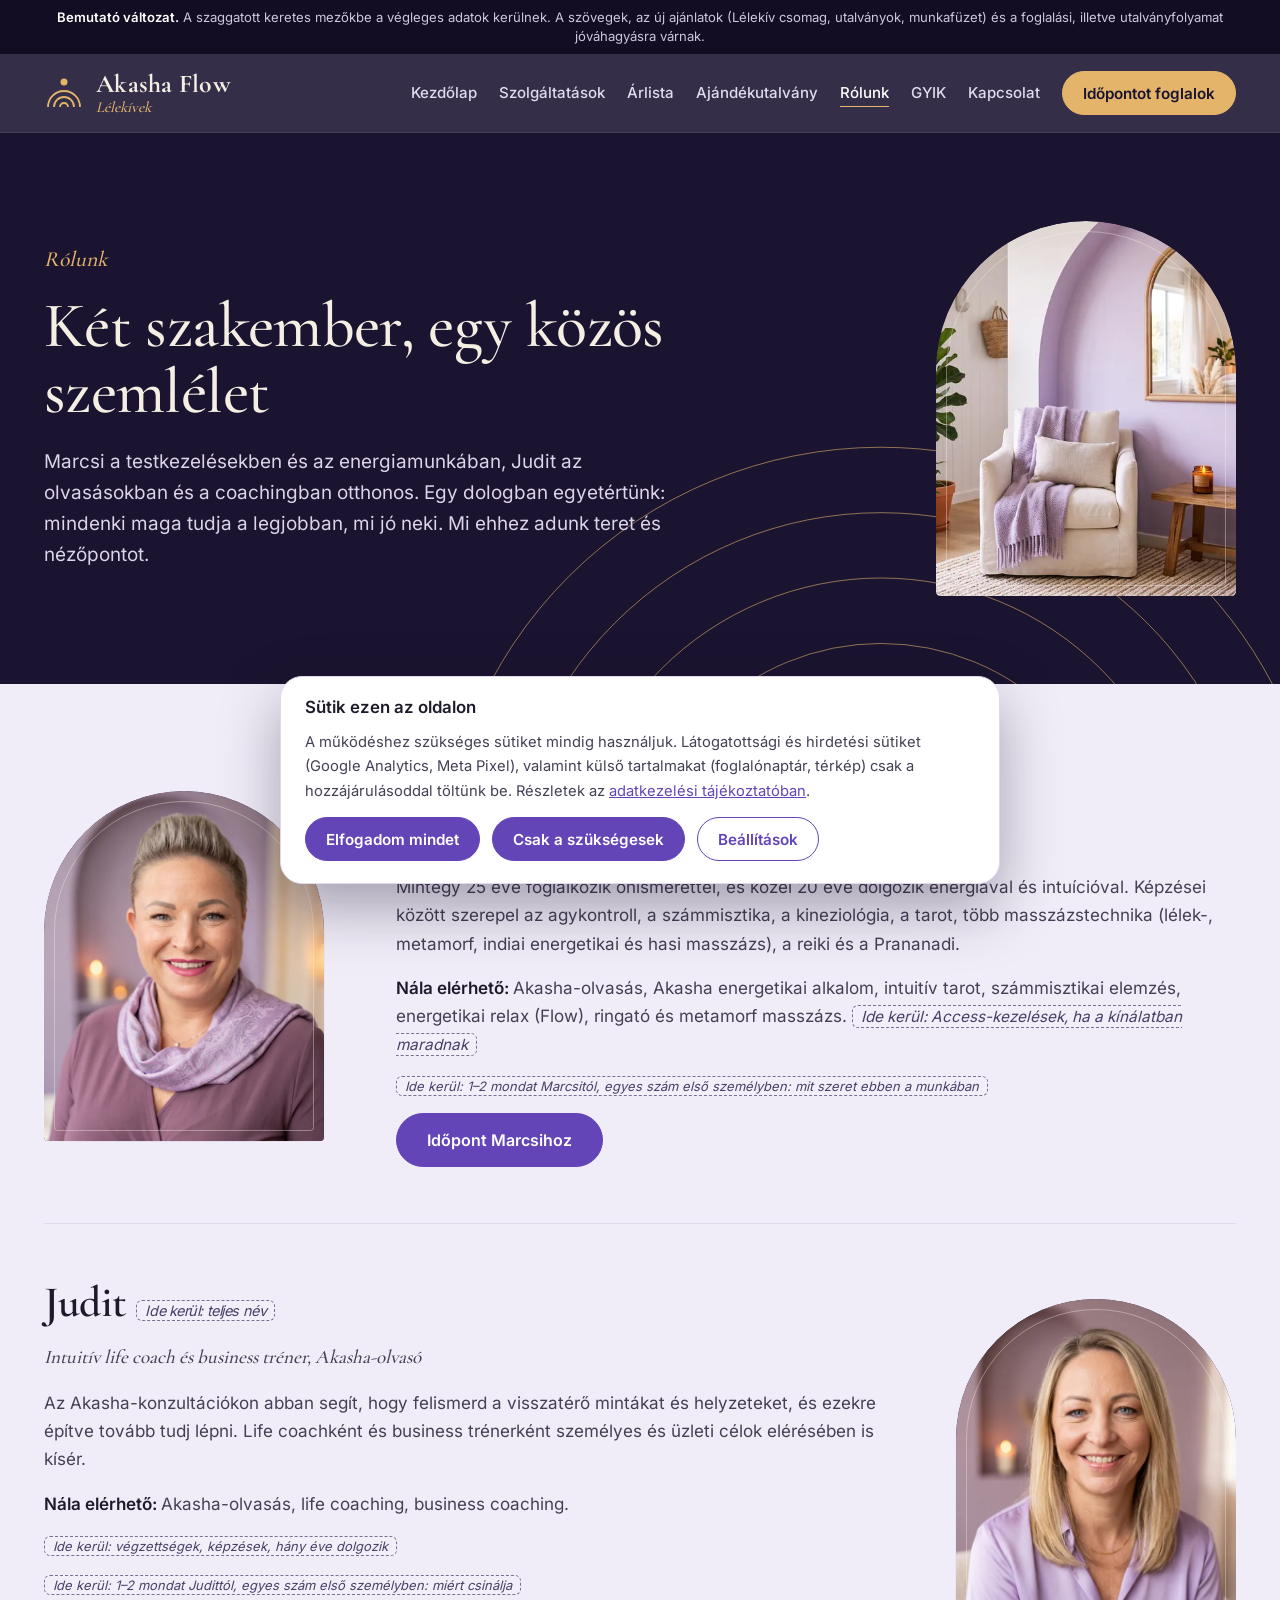
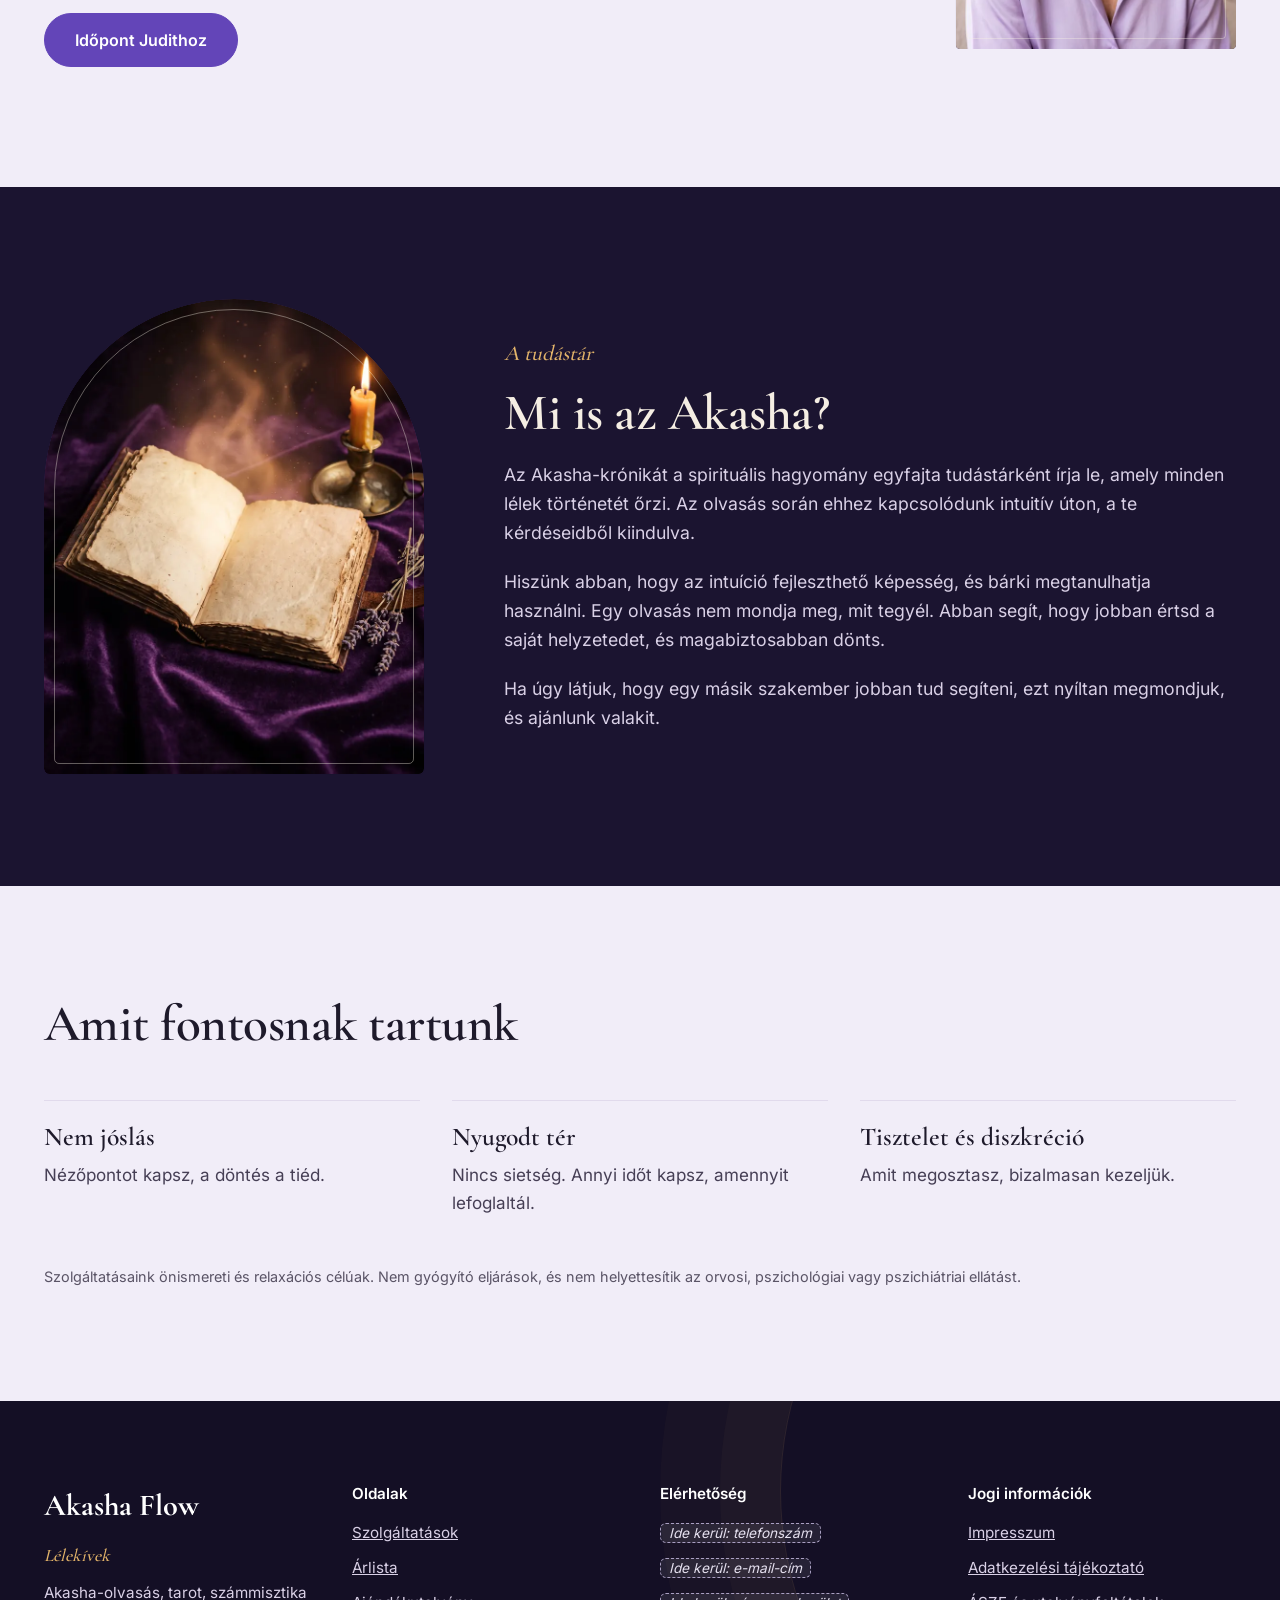
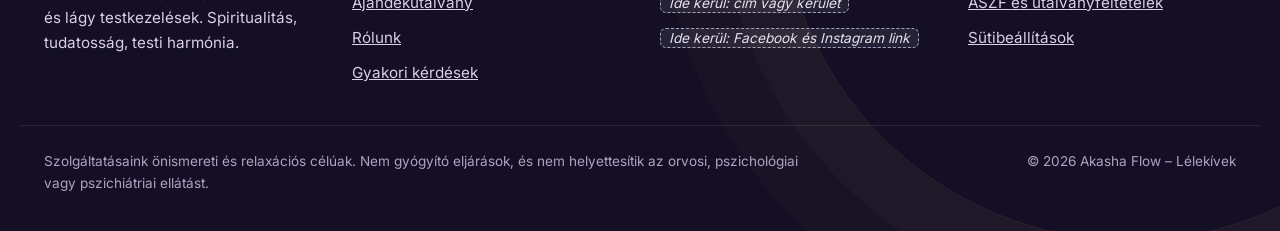
<file: rolunk.html>
<!doctype html>
<html lang="hu">
<head>
<meta charset="utf-8">
<meta name="viewport" content="width=device-width, initial-scale=1">
<meta name="robots" content="noindex, nofollow">
<title>Rólunk – Marcsi és Judit | Akasha Flow</title>
<meta name="description" content="Ki tartja az olvasásokat és a testkezeléseket? Ismerd meg Marcsit és Juditot, és azt, hogyan dolgozunk.">
<link rel="canonical" href="https://www.akasha-flow.hu/rolunk.html">
<meta property="og:type" content="website">
<meta property="og:url" content="https://www.akasha-flow.hu/rolunk.html">
<meta property="og:locale" content="hu_HU">
<meta property="og:site_name" content="Akasha Flow – Lélekívek">
<meta property="og:title" content="Rólunk – Marcsi és Judit | Akasha Flow">
<meta property="og:description" content="Ki tartja az olvasásokat és a testkezeléseket? Ismerd meg Marcsit és Juditot, és azt, hogyan dolgozunk.">
<meta name="theme-color" content="#5B3FA0">
<link rel="icon" href="assets/favicon.svg" type="image/svg+xml">
<link rel="preload" href="fonts/cormorant-garamond-latin-600-normal.woff2" as="font" type="font/woff2" crossorigin>
<link rel="preload" href="fonts/inter-latin-400-normal.woff2" as="font" type="font/woff2" crossorigin>
<script>document.documentElement.classList.add("js")</script>
<link rel="stylesheet" href="assets/site.css">
<script type="application/ld+json">{"@context": "https://schema.org", "@type": "AboutPage", "name": "Rólunk – Akasha Flow"}</script>
</head>
<body>
<a class="skip" href="#tartalom">Ugrás a tartalomra</a>
<div class="demo-bar" role="note"><strong>Bemutató változat.</strong> A szaggatott keretes mezőkbe a végleges adatok kerülnek. A szövegek, az új ajánlatok (Lélekív csomag, utalványok, munkafüzet) és a foglalási, illetve utalványfolyamat jóváhagyásra várnak.</div>
<header class="site-header">
<div class="wrap header-in">
<a class="brand" href="index.html"><svg viewBox="0 0 40 40" fill="none" stroke="#E3B46A" stroke-width="1.8" aria-hidden="true"><path d="M4 34 A16 16 0 0 1 36 34"/><path d="M10 34 A10 10 0 0 1 30 34"/><path d="M16 34 A4 4 0 0 1 24 34"/><circle cx="20" cy="9" r="3.5" fill="#E3B46A" stroke="none"/></svg><span class="brand-name"><b>Akasha Flow</b><span>Lélekívek</span></span><span class="sr-only"> – kezdőlap</span></a>
<button class="menu-btn" type="button" aria-expanded="false" aria-controls="fomenu"><svg width="20" height="20" viewBox="0 0 20 20" fill="none" stroke="currentColor" stroke-width="2" aria-hidden="true"><path d="M3 5h14M3 10h14M3 15h14"/></svg>Menü</button>
<nav class="nav" id="fomenu" aria-label="Fő navigáció">
<a class="nav-link" href="index.html">Kezdőlap</a>
<a class="nav-link" href="szolgaltatasok.html">Szolgáltatások</a>
<a class="nav-link" href="arlista.html">Árlista</a>
<a class="nav-link" href="ajandekutalvany.html">Ajándékutalvány</a>
<a class="nav-link" href="rolunk.html" aria-current="page">Rólunk</a>
<a class="nav-link" href="gyik.html">GYIK</a>
<a class="nav-link" href="kapcsolat.html">Kapcsolat</a>
<a class="btn btn-sm btn-amber" href="kapcsolat.html#foglalas">Időpontot foglalok</a>
</nav>
</div>
</header>
<main id="tartalom" tabindex="-1">
<section class="page-hero"><svg class="ph-arcs" viewBox="0 0 1100 620" aria-hidden="true" focusable="false"><path d="M410 600 A140 140 0 0 1 690 600"/><path d="M330 600 A220 220 0 0 1 770 600"/><path d="M250 600 A300 300 0 0 1 850 600"/><path d="M170 600 A380 380 0 0 1 930 600"/><path d="M90 600 A460 460 0 0 1 1010 600"/><path d="M10 600 A540 540 0 0 1 1090 600"/></svg><div class="wrap"><div class="page-hero-text"><p class="kicker light">Rólunk</p><h1>Két szakember, egy közös szemlélet</h1><p class="lead">Marcsi a testkezelésekben és az energiamunkában, Judit az olvasásokban és a coachingban otthonos. Egy dologban egyetértünk: mindenki maga tudja a legjobban, mi jó neki. Mi ehhez adunk teret és nézőpontot.</p></div><div class="reveal" style="flex:1 1 300px;max-width:400px"><div class="arch"><img src="assets/img/studio-s.webp" srcset="assets/img/studio-s.webp 1000w, assets/img/studio-l.webp 2000w" sizes="(max-width: 900px) 80vw, 400px" width="1000" height="558" alt="Világos stúdiósarok íves tükörrel, fotellel és növényekkel" loading="lazy" decoding="async"></div></div></div></section>
<section class="wrap" style="padding-top:24px;padding-bottom:64px"><article class="detail" aria-labelledby="marcsi"><div class="reveal" style="flex:1 1 280px;max-width:380px"><div class="arch"><img src="assets/img/marcsi-s.webp" srcset="assets/img/marcsi-s.webp 600w, assets/img/marcsi-l.webp 1200w" sizes="(max-width: 900px) 80vw, 380px" width="600" height="745" alt="Marcsi portréja" loading="lazy" decoding="async" style="object-position:50% 30%"></div></div>
<div class="detail-main"><h2 id="marcsi">Marcsi <span class="fill" style="font-size:.9rem">Ide kerül: teljes név</span></h2><p class="who">Energetikai kezelések, masszázs, olvasások</p><p>Mintegy 25 éve foglalkozik önismerettel, és közel 20 éve dolgozik energiával és intuícióval. Képzései között szerepel az agykontroll, a számmisztika, a kineziológia, a tarot, több masszázstechnika (lélek-, metamorf, indiai energetikai és hasi masszázs), a reiki és a Prananadi.</p><p><strong style="color:var(--ink)">Nála elérhető: </strong>Akasha-olvasás, Akasha energetikai alkalom, intuitív tarot, számmisztikai elemzés, energetikai relax (Flow), ringató és metamorf masszázs. <span class="fill">Ide kerül: Access-kezelések, ha a kínálatban maradnak</span></p><p class="small"><span class="fill">Ide kerül: 1–2 mondat Marcsitól, egyes szám első személyben: mit szeret ebben a munkában</span></p><div class="btns"><a class="btn" href="kapcsolat.html#foglalas">Időpont Marcsihoz</a></div></div></article><article class="detail rev" aria-labelledby="judit"><div class="reveal" style="flex:1 1 280px;max-width:380px"><div class="arch"><img src="assets/img/judit-s.webp" srcset="assets/img/judit-s.webp 600w, assets/img/judit-l.webp 1200w" sizes="(max-width: 900px) 80vw, 380px" width="600" height="745" alt="Judit portréja" loading="lazy" decoding="async" style="object-position:50% 30%"></div></div>
<div class="detail-main"><h2 id="judit">Judit <span class="fill" style="font-size:.9rem">Ide kerül: teljes név</span></h2><p class="who">Intuitív life coach és business tréner, Akasha-olvasó</p><p>Az Akasha-konzultációkon abban segít, hogy felismerd a visszatérő mintákat és helyzeteket, és ezekre építve tovább tudj lépni. Life coachként és business trénerként személyes és üzleti célok elérésében is kísér.</p><p><strong style="color:var(--ink)">Nála elérhető: </strong>Akasha-olvasás, life coaching, business coaching.</p><p class="small"><span class="fill">Ide kerül: végzettségek, képzések, hány éve dolgozik</span></p><p class="small"><span class="fill">Ide kerül: 1–2 mondat Judittól, egyes szám első személyben: miért csinálja</span></p><div class="btns"><a class="btn" href="kapcsolat.html#foglalas">Időpont Judithoz</a></div></div></article></section>
<section class="dark section" id="akasha" aria-labelledby="akasha-ttl"><div class="wrap split">
<div class="split-media reveal"><div class="arch "><img src="assets/img/konyv-s.webp" srcset="assets/img/konyv-s.webp 800w, assets/img/konyv-l.webp 1600w" sizes="(max-width: 900px) 92vw, 520px" width="800" height="993" alt="Nyitott könyv gyertyafényben, lila bársonyon" loading="lazy" decoding="async"></div></div>
<div class="split-text"><p class="kicker">A tudástár</p><h2 id="akasha-ttl">Mi is az Akasha?</h2>
<p style="font-size:1.1rem">Az Akasha-krónikát a spirituális hagyomány egyfajta tudástárként írja le, amely minden lélek történetét őrzi. Az olvasás során ehhez kapcsolódunk intuitív úton, a te kérdéseidből kiindulva.</p>
<p style="font-size:1.1rem">Hiszünk abban, hogy az intuíció fejleszthető képesség, és bárki megtanulhatja használni. Egy olvasás nem mondja meg, mit tegyél. Abban segít, hogy jobban értsd a saját helyzetedet, és magabiztosabban dönts.</p>
<p style="font-size:1.1rem">Ha úgy látjuk, hogy egy másik szakember jobban tud segíteni, ezt nyíltan megmondjuk, és ajánlunk valakit.</p></div>
</div></section>
<section class="section" aria-labelledby="ertek-ttl"><div class="wrap stack-lg">
<h2 id="ertek-ttl">Amit fontosnak tartunk</h2>
<div class="tips">
<div><h3 style="font-family:var(--serif);font-size:1.6rem">Nem jóslás</h3><p>Nézőpontot kapsz, a döntés a tiéd.</p></div>
<div><h3 style="font-family:var(--serif);font-size:1.6rem">Nyugodt tér</h3><p>Nincs sietség. Annyi időt kapsz, amennyit lefoglaltál.</p></div>
<div><h3 style="font-family:var(--serif);font-size:1.6rem">Tisztelet és diszkréció</h3><p>Amit megosztasz, bizalmasan kezeljük.</p></div>
</div><p class="small muted">Szolgáltatásaink önismereti és relaxációs célúak. Nem gyógyító eljárások, és nem helyettesítik az orvosi, pszichológiai vagy pszichiátriai ellátást.</p></div></section>
</main>
<footer class="site-footer">
<div class="wrap footer-grid">
<div class="footer-col"><p class="footer-brand">Akasha Flow</p><p class="footer-sub">Lélekívek</p><p>Akasha-olvasás, tarot, számmisztika és lágy testkezelések. Spiritualitás, tudatosság, testi harmónia.</p></div>
<nav class="footer-col" aria-label="Lábléc navigáció"><p class="ttl">Oldalak</p><a href="szolgaltatasok.html">Szolgáltatások</a><a href="arlista.html">Árlista</a><a href="ajandekutalvany.html">Ajándékutalvány</a><a href="rolunk.html">Rólunk</a><a href="gyik.html">Gyakori kérdések</a></nav>
<div class="footer-col on-dark"><p class="ttl">Elérhetőség</p><p><span class="fill">Ide kerül: telefonszám</span></p><p><span class="fill">Ide kerül: e-mail-cím</span></p><p><span class="fill">Ide kerül: cím vagy kerület</span></p><p><span class="fill">Ide kerül: Facebook és Instagram link</span></p></div>
<div class="footer-col"><p class="ttl">Jogi információk</p><a href="impresszum.html">Impresszum</a><a href="adatkezeles.html">Adatkezelési tájékoztató</a><a href="aszf.html">ÁSZF és utalványfeltételek</a><button class="linkbtn" type="button" data-open-cookie>Sütibeállítások</button></div>
</div>
<div class="wrap footer-bottom"><p style="max-width:760px">Szolgáltatásaink önismereti és relaxációs célúak. Nem gyógyító eljárások, és nem helyettesítik az orvosi, pszichológiai vagy pszichiátriai ellátást.</p><p>© 2026 Akasha Flow – Lélekívek</p></div>
</footer>
<div class="cookie" id="cookie" role="dialog" aria-modal="false" aria-labelledby="cookie-ttl" hidden>
<h2 id="cookie-ttl">Sütik ezen az oldalon</h2>
<p>A működéshez szükséges sütiket mindig használjuk. Látogatottsági és hirdetési sütiket (Google Analytics, Meta Pixel), valamint külső tartalmakat (foglalónaptár, térkép) csak a hozzájárulásoddal töltünk be. Részletek az <a href="adatkezeles.html#sutik">adatkezelési tájékoztatóban</a>.</p>
<div class="cookie-opts" id="cookie-opts" hidden>
<label class="check"><input type="checkbox" checked disabled><span>Szükséges sütik (mindig aktívak)</span></label>
<label class="check"><input type="checkbox" id="ck-analytics"><span>Látogatottsági statisztika (Google Analytics 4)</span></label>
<label class="check"><input type="checkbox" id="ck-marketing"><span>Hirdetési sütik (Meta Pixel)</span></label>
<label class="check"><input type="checkbox" id="ck-external"><span>Külső tartalmak (online foglalónaptár, Google Térkép)</span></label>
<div class="btns"><button class="btn btn-sm" type="button" data-ck="save">Beállítások mentése</button></div>
</div>
<div class="btns"><button class="btn btn-sm" type="button" data-ck="all">Elfogadom mindet</button><button class="btn btn-sm" type="button" data-ck="none">Csak a szükségesek</button><button class="btn btn-sm btn-ghost" type="button" data-ck="settings">Beállítások</button></div>
</div>
<script src="assets/site.js" defer></script>
<div class="m-cta"><a class="btn btn-amber" href="kapcsolat.html#foglalas">Időpontot foglalok</a></div>
</body>
</html>
</file>
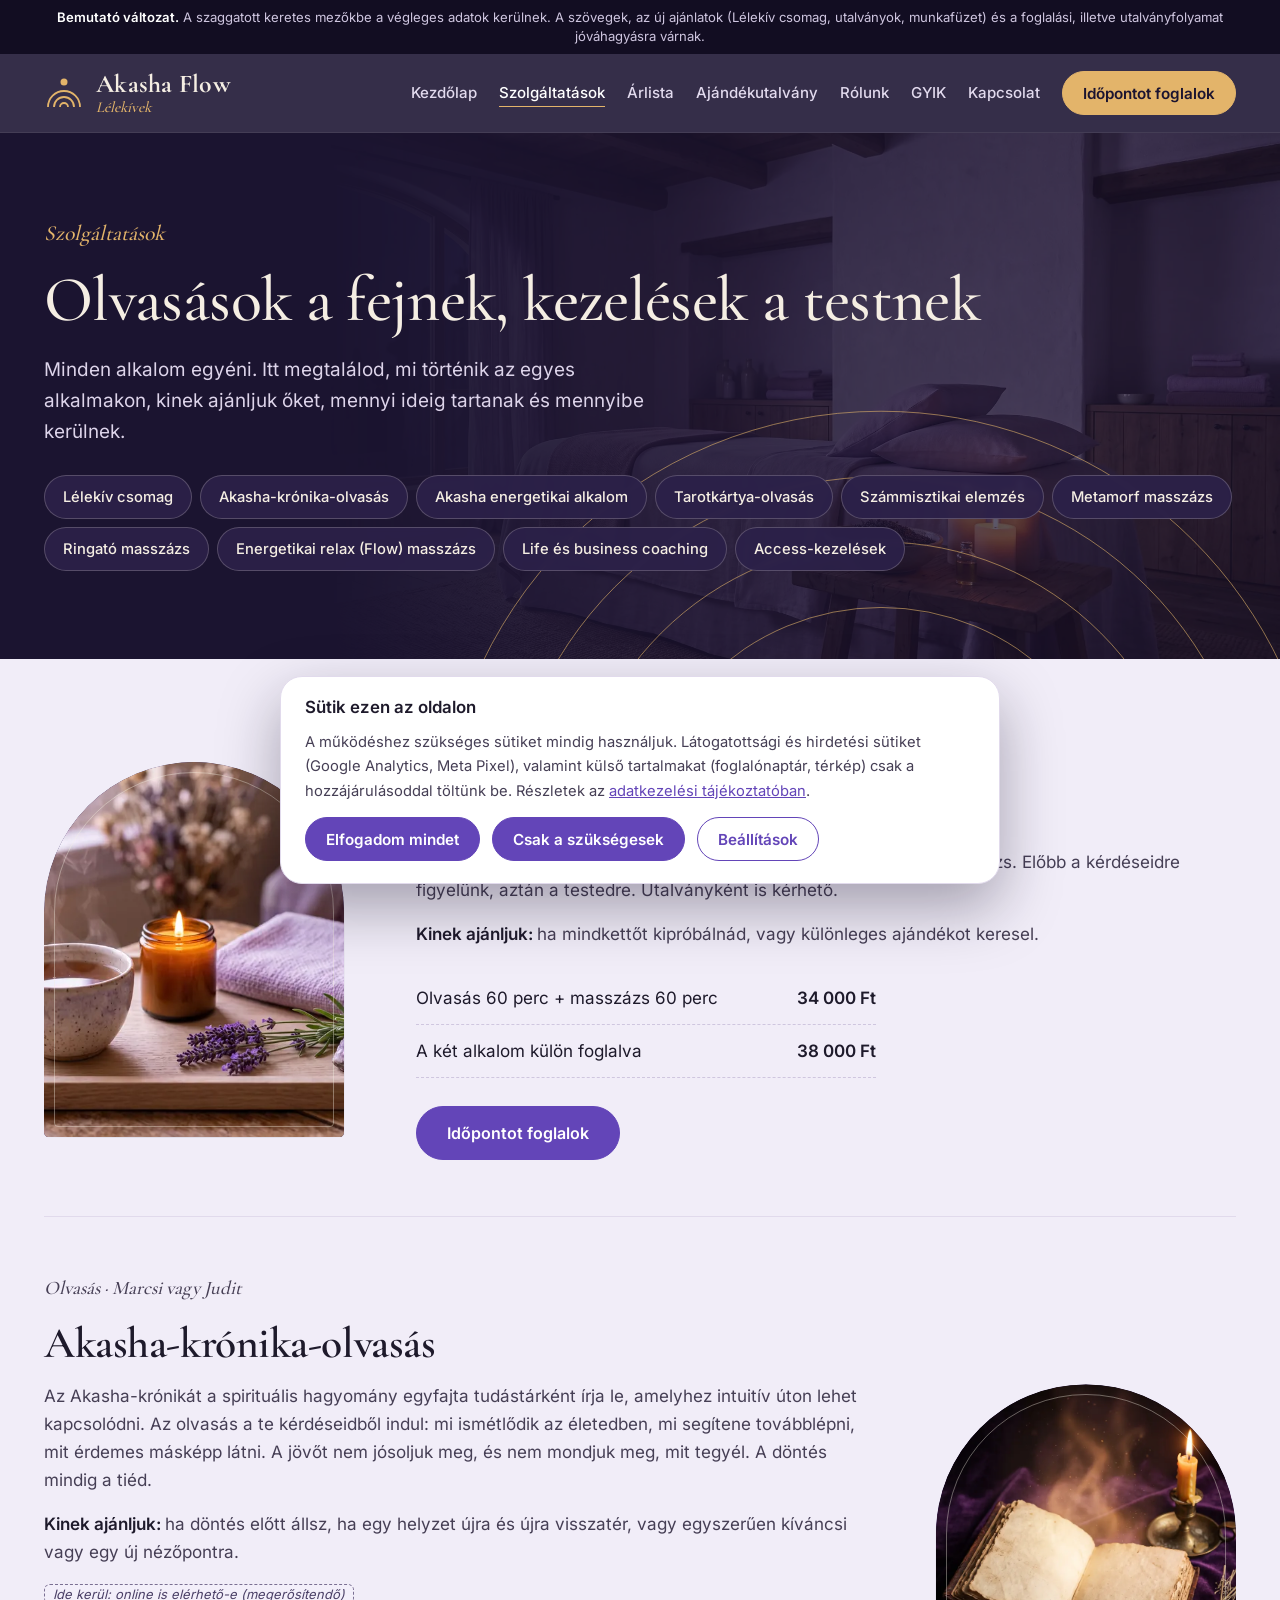
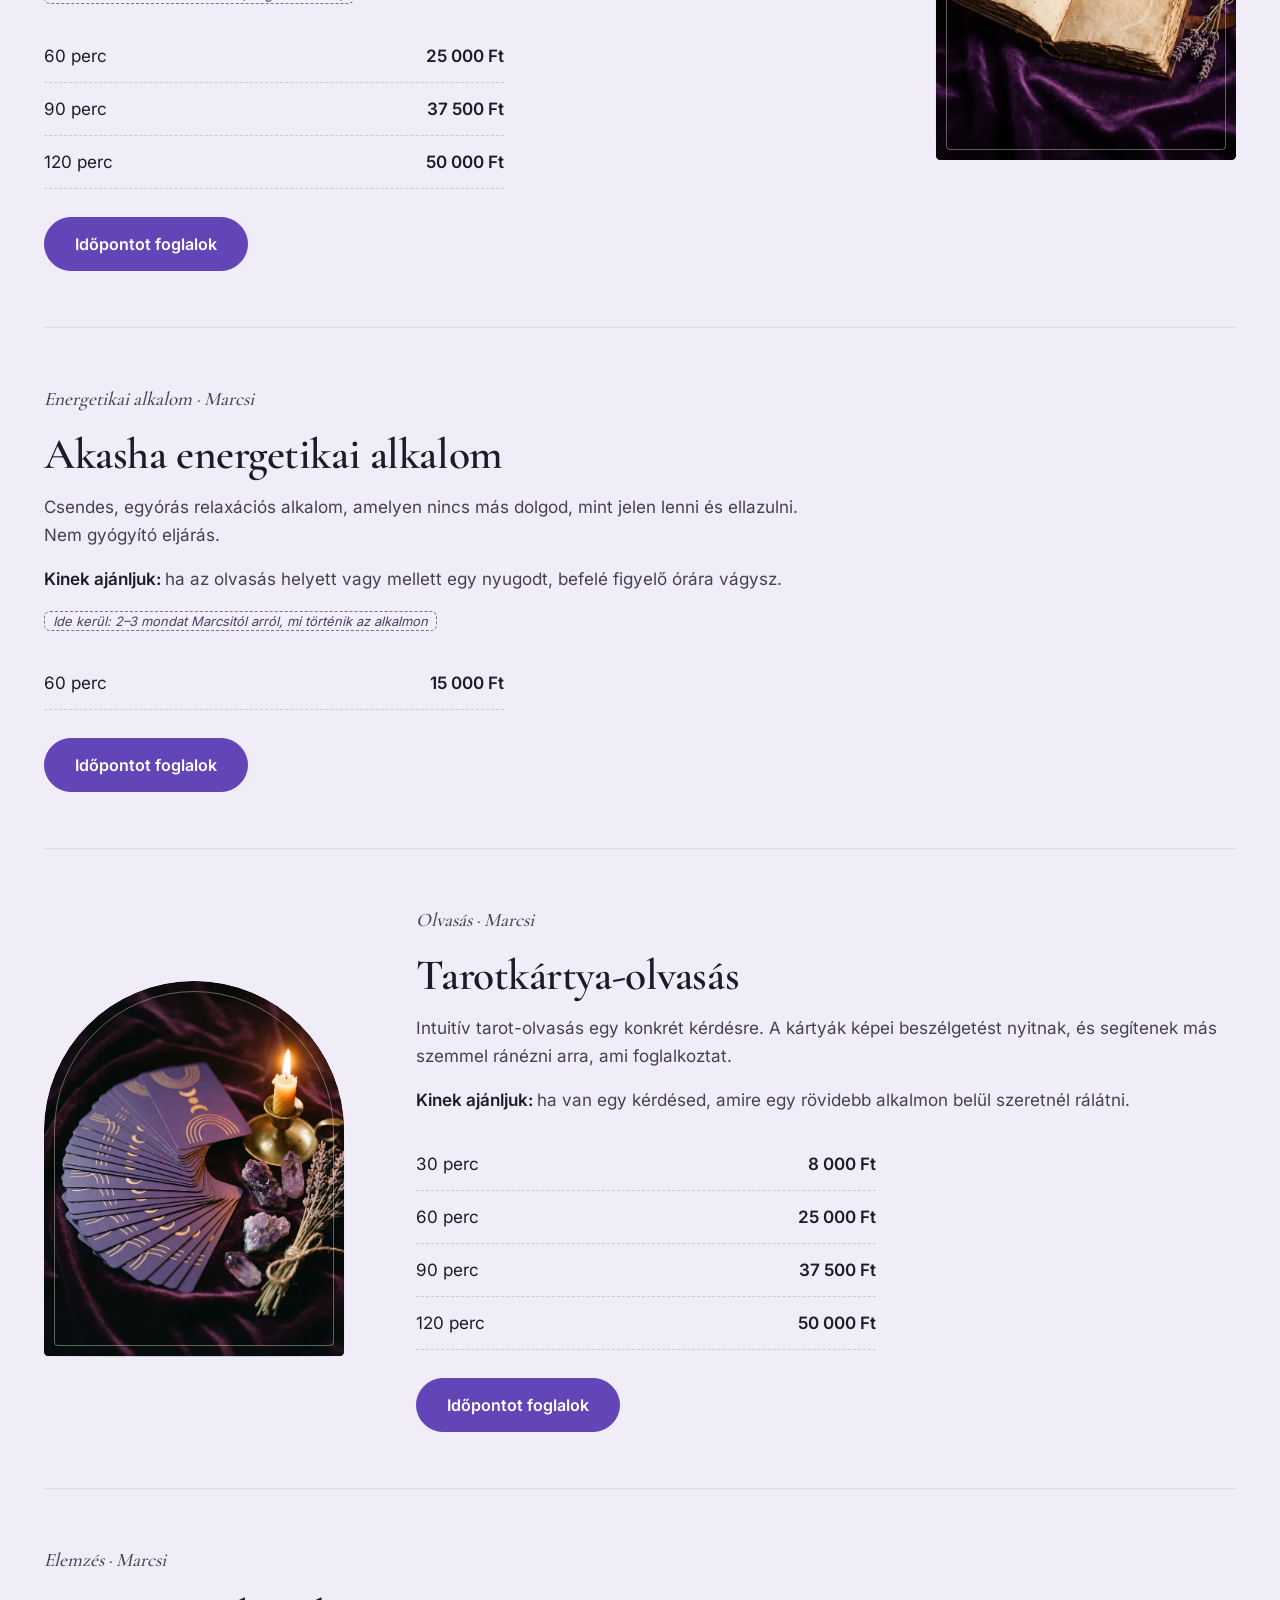
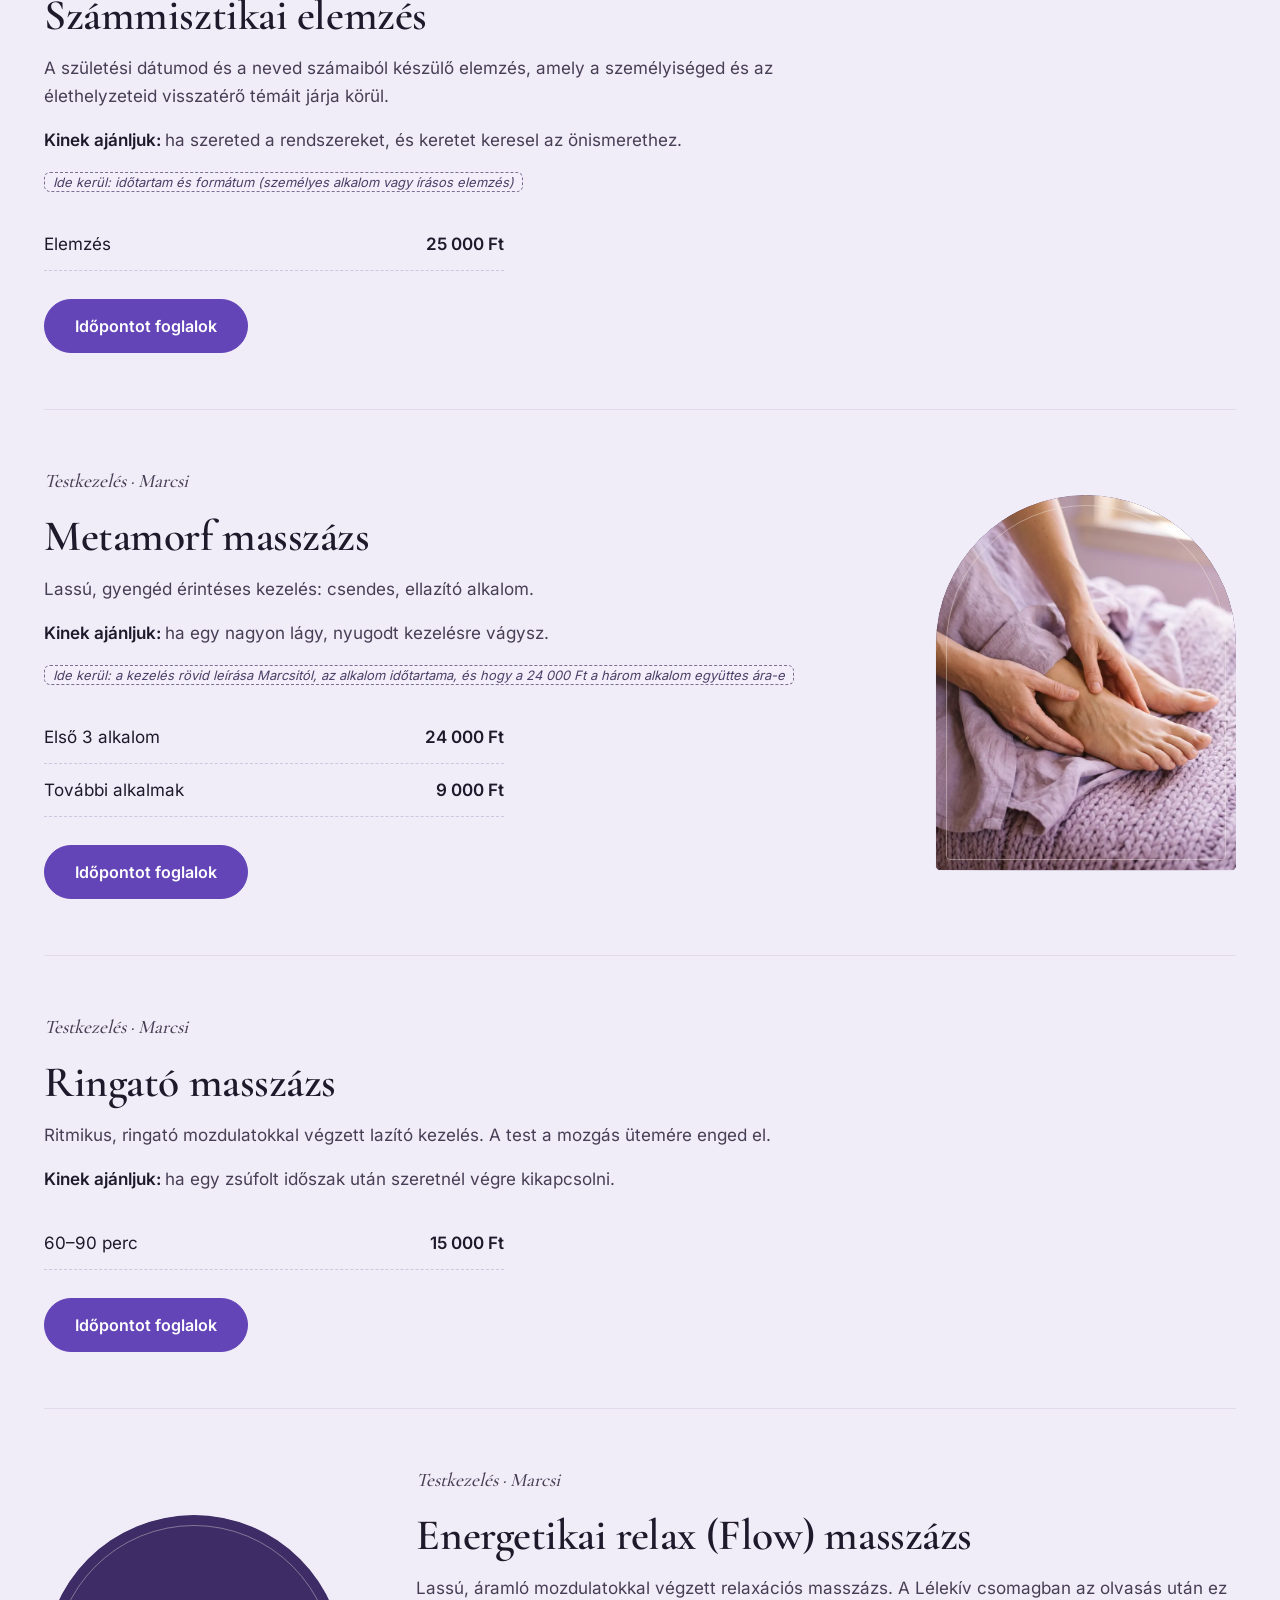
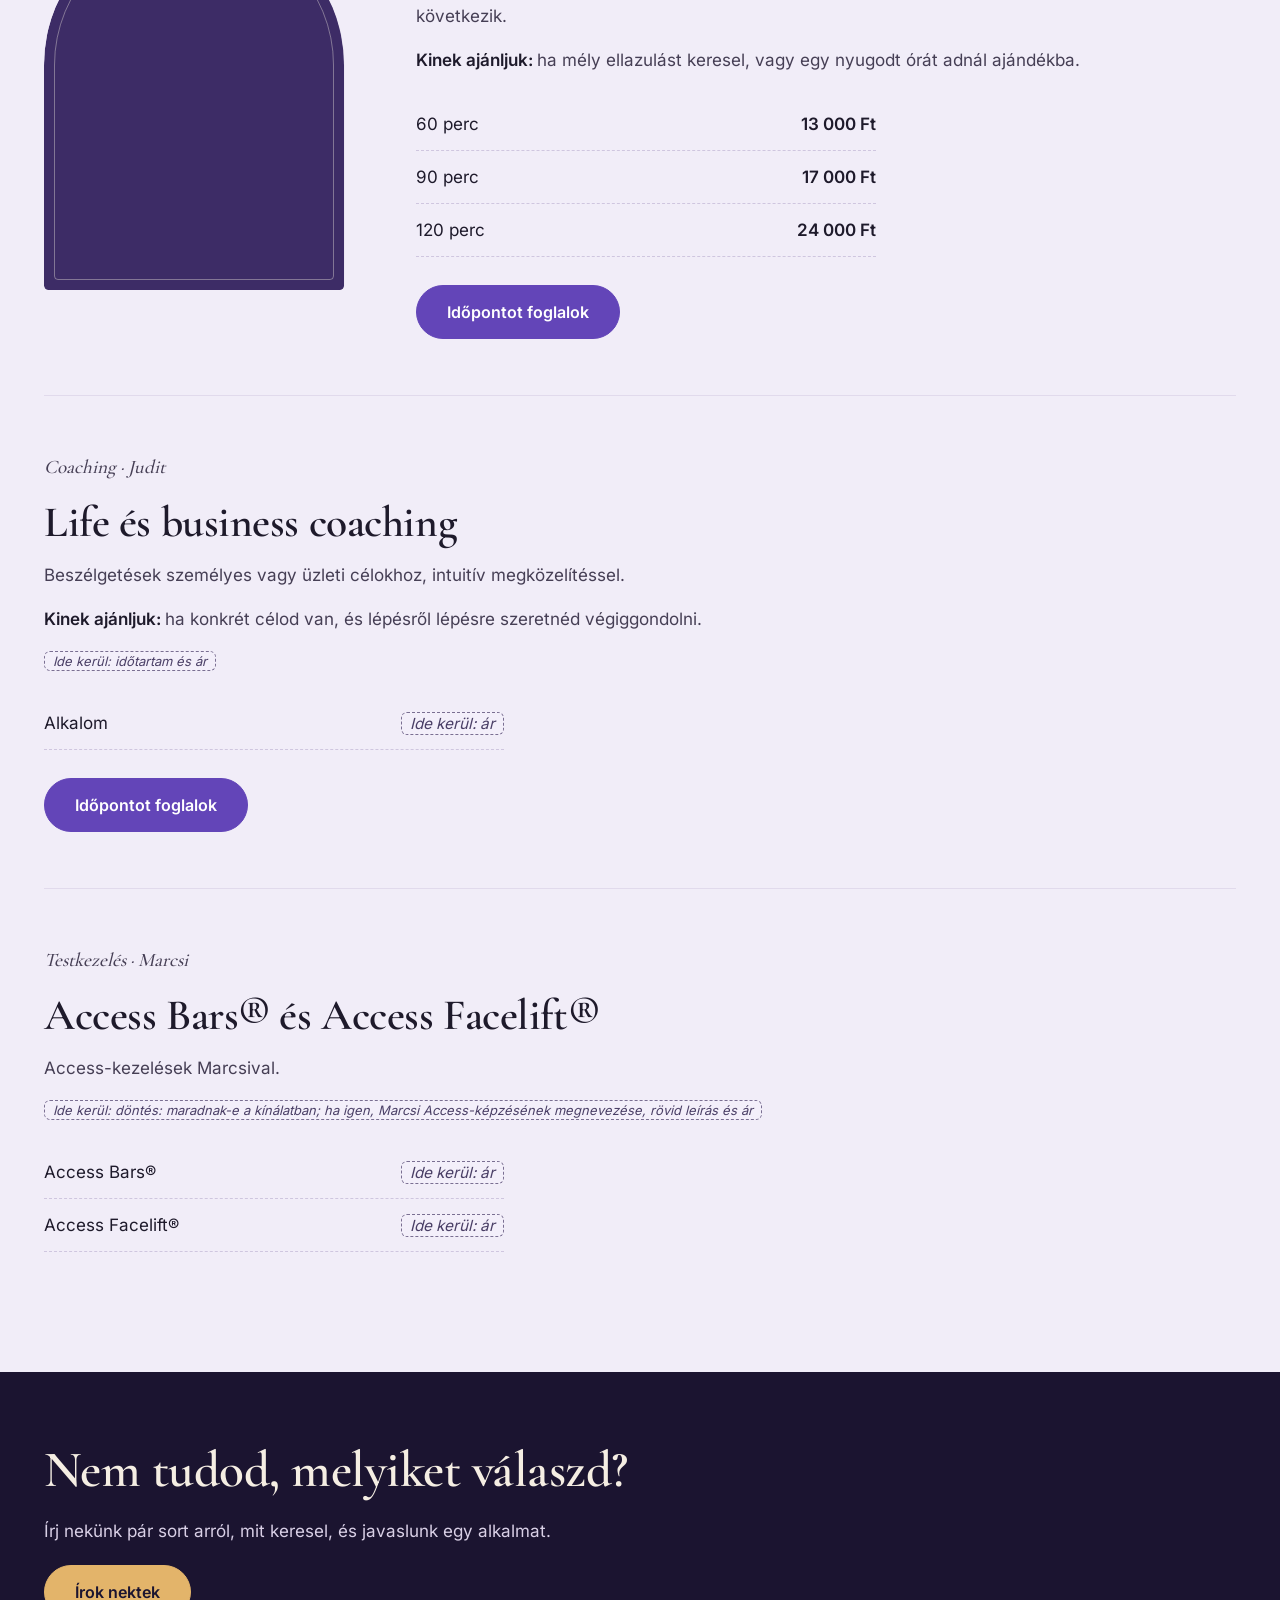
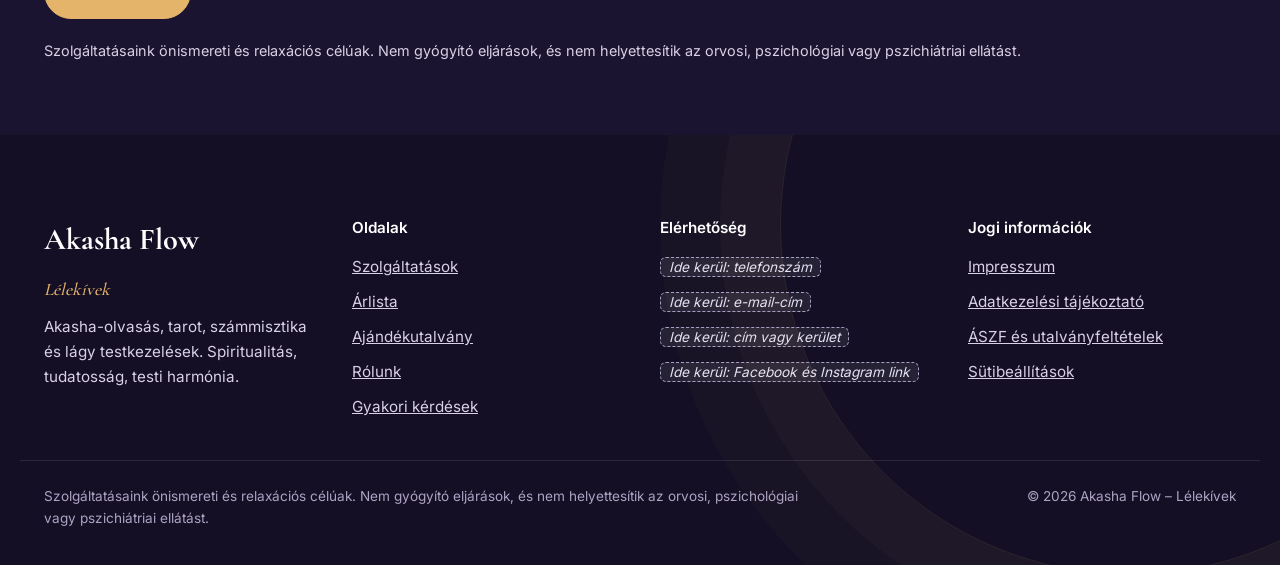
<file: szolgaltatasok.html>
<!doctype html>
<html lang="hu">
<head>
<meta charset="utf-8">
<meta name="viewport" content="width=device-width, initial-scale=1">
<meta name="robots" content="noindex, nofollow">
<title>Akasha-krónika-olvasás és testkezelések – Akasha Flow</title>
<meta name="description" content="Akasha-krónika-olvasás, tarot, számmisztika, metamorf, ringató és energetikai masszázs: mi történik az alkalmon, kinek ajánljuk, mennyibe kerül.">
<link rel="canonical" href="https://www.akasha-flow.hu/szolgaltatasok.html">
<meta property="og:type" content="website">
<meta property="og:url" content="https://www.akasha-flow.hu/szolgaltatasok.html">
<meta property="og:locale" content="hu_HU">
<meta property="og:site_name" content="Akasha Flow – Lélekívek">
<meta property="og:title" content="Akasha-krónika-olvasás és testkezelések – Akasha Flow">
<meta property="og:description" content="Akasha-krónika-olvasás, tarot, számmisztika, metamorf, ringató és energetikai masszázs: mi történik az alkalmon, kinek ajánljuk, mennyibe kerül.">
<meta name="theme-color" content="#5B3FA0">
<link rel="icon" href="assets/favicon.svg" type="image/svg+xml">
<link rel="preload" href="fonts/cormorant-garamond-latin-600-normal.woff2" as="font" type="font/woff2" crossorigin>
<link rel="preload" href="fonts/inter-latin-400-normal.woff2" as="font" type="font/woff2" crossorigin>
<script>document.documentElement.classList.add("js")</script>
<link rel="stylesheet" href="assets/site.css">

</head>
<body>
<a class="skip" href="#tartalom">Ugrás a tartalomra</a>
<div class="demo-bar" role="note"><strong>Bemutató változat.</strong> A szaggatott keretes mezőkbe a végleges adatok kerülnek. A szövegek, az új ajánlatok (Lélekív csomag, utalványok, munkafüzet) és a foglalási, illetve utalványfolyamat jóváhagyásra várnak.</div>
<header class="site-header">
<div class="wrap header-in">
<a class="brand" href="index.html"><svg viewBox="0 0 40 40" fill="none" stroke="#E3B46A" stroke-width="1.8" aria-hidden="true"><path d="M4 34 A16 16 0 0 1 36 34"/><path d="M10 34 A10 10 0 0 1 30 34"/><path d="M16 34 A4 4 0 0 1 24 34"/><circle cx="20" cy="9" r="3.5" fill="#E3B46A" stroke="none"/></svg><span class="brand-name"><b>Akasha Flow</b><span>Lélekívek</span></span><span class="sr-only"> – kezdőlap</span></a>
<button class="menu-btn" type="button" aria-expanded="false" aria-controls="fomenu"><svg width="20" height="20" viewBox="0 0 20 20" fill="none" stroke="currentColor" stroke-width="2" aria-hidden="true"><path d="M3 5h14M3 10h14M3 15h14"/></svg>Menü</button>
<nav class="nav" id="fomenu" aria-label="Fő navigáció">
<a class="nav-link" href="index.html">Kezdőlap</a>
<a class="nav-link" href="szolgaltatasok.html" aria-current="page">Szolgáltatások</a>
<a class="nav-link" href="arlista.html">Árlista</a>
<a class="nav-link" href="ajandekutalvany.html">Ajándékutalvány</a>
<a class="nav-link" href="rolunk.html">Rólunk</a>
<a class="nav-link" href="gyik.html">GYIK</a>
<a class="nav-link" href="kapcsolat.html">Kapcsolat</a>
<a class="btn btn-sm btn-amber" href="kapcsolat.html#foglalas">Időpontot foglalok</a>
</nav>
</div>
</header>
<main id="tartalom" tabindex="-1">
<section class="page-hero with-photo"><svg class="ph-arcs" viewBox="0 0 1100 620" aria-hidden="true" focusable="false"><path d="M410 600 A140 140 0 0 1 690 600"/><path d="M330 600 A220 220 0 0 1 770 600"/><path d="M250 600 A300 300 0 0 1 850 600"/><path d="M170 600 A380 380 0 0 1 930 600"/><path d="M90 600 A460 460 0 0 1 1010 600"/><path d="M10 600 A540 540 0 0 1 1090 600"/></svg><div class="wrap"><div class="page-hero-text"><p class="kicker light">Szolgáltatások</p><h1>Olvasások a fejnek, kezelések a testnek</h1>
<p class="lead">Minden alkalom egyéni. Itt megtalálod, mi történik az egyes alkalmakon, kinek ajánljuk őket, mennyi ideig tartanak és mennyibe kerülnek.</p>
<nav class="chips" aria-label="Ugrás szolgáltatásra" style="padding-top:8px"><a class="chip" href="#lelekiv-csomag">Lélekív csomag</a><a class="chip" href="#akasha-olvasas">Akasha-krónika-olvasás</a><a class="chip" href="#energetikai-alkalom">Akasha energetikai alkalom</a><a class="chip" href="#tarot">Tarotkártya-olvasás</a><a class="chip" href="#szammisztika">Számmisztikai elemzés</a><a class="chip" href="#metamorf">Metamorf masszázs</a><a class="chip" href="#ringato">Ringató masszázs</a><a class="chip" href="#energetikai-masszazs">Energetikai relax (Flow) masszázs</a><a class="chip" href="#coaching">Life és business coaching</a><a class="chip" href="#access">Access-kezelések</a></nav></div></div></section>
<section class="wrap" style="padding-top:24px;padding-bottom:64px"><article class="detail" id="lelekiv-csomag" aria-labelledby="lelekiv-csomag-ttl"><div class="reveal" style="flex:1 1 300px;max-width:420px"><div class="arch"><img src="assets/img/tea-s.webp" srcset="assets/img/tea-s.webp 1000w, assets/img/tea-l.webp 2000w" sizes="(max-width: 900px) 92vw, 420px" width="1000" height="558" alt="Teáscsésze, gyertya és levendula" loading="lazy" decoding="async" style="object-position:50% 50%"></div></div>
<div class="detail-main"><p class="who">Csomag · Marcsi vagy Judit (olvasás), Marcsi (masszázs)</p><h2 id="lelekiv-csomag-ttl">Lélekív csomag</h2><p>Egy óra Akasha-olvasás, utána egy óra energetikai relax (Flow) masszázs. Előbb a kérdéseidre figyelünk, aztán a testedre. Utalványként is kérhető.</p><p><strong style="color:var(--ink)">Kinek ajánljuk: </strong>ha mindkettőt kipróbálnád, vagy különleges ajándékot keresel.</p>
<ul class="plist"><li><span>Olvasás 60 perc + masszázs 60 perc</span><b>34 000 Ft</b></li><li><span>A két alkalom külön foglalva</span><b>38 000 Ft</b></li></ul><div class="btns" style="margin-top:12px"><a class="btn" href="kapcsolat.html#foglalas">Időpontot foglalok<span class="sr-only">: Lélekív csomag</span></a></div></div></article><article class="detail rev" id="akasha-olvasas" aria-labelledby="akasha-olvasas-ttl"><div class="reveal" style="flex:1 1 300px;max-width:420px"><div class="arch"><img src="assets/img/konyv-s.webp" srcset="assets/img/konyv-s.webp 800w, assets/img/konyv-l.webp 1600w" sizes="(max-width: 900px) 92vw, 420px" width="800" height="993" alt="Nyitott könyv gyertyafényben" loading="lazy" decoding="async" style="object-position:50% 50%"></div></div>
<div class="detail-main"><p class="who">Olvasás · Marcsi vagy Judit</p><h2 id="akasha-olvasas-ttl">Akasha-krónika-olvasás</h2><p>Az Akasha-krónikát a spirituális hagyomány egyfajta tudástárként írja le, amelyhez intuitív úton lehet kapcsolódni. Az olvasás a te kérdéseidből indul: mi ismétlődik az életedben, mi segítene továbblépni, mit érdemes másképp látni. A jövőt nem jósoljuk meg, és nem mondjuk meg, mit tegyél. A döntés mindig a tiéd.</p><p><strong style="color:var(--ink)">Kinek ajánljuk: </strong>ha döntés előtt állsz, ha egy helyzet újra és újra visszatér, vagy egyszerűen kíváncsi vagy egy új nézőpontra.</p><p class="small"><span class="fill">Ide kerül: online is elérhető-e (megerősítendő)</span></p>
<ul class="plist"><li><span>60 perc</span><b>25 000 Ft</b></li><li><span>90 perc</span><b>37 500 Ft</b></li><li><span>120 perc</span><b>50 000 Ft</b></li></ul><div class="btns" style="margin-top:12px"><a class="btn" href="kapcsolat.html#foglalas">Időpontot foglalok<span class="sr-only">: Akasha-krónika-olvasás</span></a></div></div></article><article class="detail noimg" id="energetikai-alkalom" aria-labelledby="energetikai-alkalom-ttl">
<div class="detail-main"><p class="who">Energetikai alkalom · Marcsi</p><h2 id="energetikai-alkalom-ttl">Akasha energetikai alkalom</h2><p>Csendes, egyórás relaxációs alkalom, amelyen nincs más dolgod, mint jelen lenni és ellazulni. Nem gyógyító eljárás.</p><p><strong style="color:var(--ink)">Kinek ajánljuk: </strong>ha az olvasás helyett vagy mellett egy nyugodt, befelé figyelő órára vágysz.</p><p class="small"><span class="fill">Ide kerül: 2–3 mondat Marcsitól arról, mi történik az alkalmon</span></p>
<ul class="plist"><li><span>60 perc</span><b>15 000 Ft</b></li></ul><div class="btns" style="margin-top:12px"><a class="btn" href="kapcsolat.html#foglalas">Időpontot foglalok<span class="sr-only">: Akasha energetikai alkalom</span></a></div></div></article><article class="detail" id="tarot" aria-labelledby="tarot-ttl"><div class="reveal" style="flex:1 1 300px;max-width:420px"><div class="arch"><img src="assets/img/tarot-s.webp" srcset="assets/img/tarot-s.webp 800w, assets/img/tarot-l.webp 1600w" sizes="(max-width: 900px) 92vw, 420px" width="800" height="993" alt="Kártyák gyertya és ametiszt mellett" loading="lazy" decoding="async" style="object-position:50% 50%"></div></div>
<div class="detail-main"><p class="who">Olvasás · Marcsi</p><h2 id="tarot-ttl">Tarotkártya-olvasás</h2><p>Intuitív tarot-olvasás egy konkrét kérdésre. A kártyák képei beszélgetést nyitnak, és segítenek más szemmel ránézni arra, ami foglalkoztat.</p><p><strong style="color:var(--ink)">Kinek ajánljuk: </strong>ha van egy kérdésed, amire egy rövidebb alkalmon belül szeretnél rálátni.</p>
<ul class="plist"><li><span>30 perc</span><b>8 000 Ft</b></li><li><span>60 perc</span><b>25 000 Ft</b></li><li><span>90 perc</span><b>37 500 Ft</b></li><li><span>120 perc</span><b>50 000 Ft</b></li></ul><div class="btns" style="margin-top:12px"><a class="btn" href="kapcsolat.html#foglalas">Időpontot foglalok<span class="sr-only">: Tarotkártya-olvasás</span></a></div></div></article><article class="detail noimg" id="szammisztika" aria-labelledby="szammisztika-ttl">
<div class="detail-main"><p class="who">Elemzés · Marcsi</p><h2 id="szammisztika-ttl">Számmisztikai elemzés</h2><p>A születési dátumod és a neved számaiból készülő elemzés, amely a személyiséged és az élethelyzeteid visszatérő témáit járja körül.</p><p><strong style="color:var(--ink)">Kinek ajánljuk: </strong>ha szereted a rendszereket, és keretet keresel az önismerethez.</p><p class="small"><span class="fill">Ide kerül: időtartam és formátum (személyes alkalom vagy írásos elemzés)</span></p>
<ul class="plist"><li><span>Elemzés</span><b>25 000 Ft</b></li></ul><div class="btns" style="margin-top:12px"><a class="btn" href="kapcsolat.html#foglalas">Időpontot foglalok<span class="sr-only">: Számmisztikai elemzés</span></a></div></div></article><article class="detail rev" id="metamorf" aria-labelledby="metamorf-ttl"><div class="reveal" style="flex:1 1 300px;max-width:420px"><div class="arch"><img src="assets/img/lab-s.webp" srcset="assets/img/lab-s.webp 800w, assets/img/lab-l.webp 1600w" sizes="(max-width: 900px) 92vw, 420px" width="800" height="993" alt="Gyengéd érintés a lábfejen" loading="lazy" decoding="async" style="object-position:50% 50%"></div></div>
<div class="detail-main"><p class="who">Testkezelés · Marcsi</p><h2 id="metamorf-ttl">Metamorf masszázs</h2><p>Lassú, gyengéd érintéses kezelés: csendes, ellazító alkalom.</p><p><strong style="color:var(--ink)">Kinek ajánljuk: </strong>ha egy nagyon lágy, nyugodt kezelésre vágysz.</p><p class="small"><span class="fill">Ide kerül: a kezelés rövid leírása Marcsitól, az alkalom időtartama, és hogy a 24 000 Ft a három alkalom együttes ára-e</span></p>
<ul class="plist"><li><span>Első 3 alkalom</span><b>24 000 Ft</b></li><li><span>További alkalmak</span><b>9 000 Ft</b></li></ul><div class="btns" style="margin-top:12px"><a class="btn" href="kapcsolat.html#foglalas">Időpontot foglalok<span class="sr-only">: Metamorf masszázs</span></a></div></div></article><article class="detail noimg" id="ringato" aria-labelledby="ringato-ttl">
<div class="detail-main"><p class="who">Testkezelés · Marcsi</p><h2 id="ringato-ttl">Ringató masszázs</h2><p>Ritmikus, ringató mozdulatokkal végzett lazító kezelés. A test a mozgás ütemére enged el.</p><p><strong style="color:var(--ink)">Kinek ajánljuk: </strong>ha egy zsúfolt időszak után szeretnél végre kikapcsolni.</p>
<ul class="plist"><li><span>60–90 perc</span><b>15 000 Ft</b></li></ul><div class="btns" style="margin-top:12px"><a class="btn" href="kapcsolat.html#foglalas">Időpontot foglalok<span class="sr-only">: Ringató masszázs</span></a></div></div></article><article class="detail" id="energetikai-masszazs" aria-labelledby="energetikai-masszazs-ttl"><div class="reveal" style="flex:1 1 300px;max-width:420px"><div class="arch"><img src="assets/img/szoba-s.webp" srcset="assets/img/szoba-s.webp 1200w, assets/img/szoba-l.webp 2400w" sizes="(max-width: 900px) 92vw, 420px" width="1200" height="509" alt="Kezelőszoba levendulaszínű ágyneművel, gyertyákkal" loading="lazy" decoding="async" style="object-position:50% 50%"></div></div>
<div class="detail-main"><p class="who">Testkezelés · Marcsi</p><h2 id="energetikai-masszazs-ttl">Energetikai relax (Flow) masszázs</h2><p>Lassú, áramló mozdulatokkal végzett relaxációs masszázs. A Lélekív csomagban az olvasás után ez következik.</p><p><strong style="color:var(--ink)">Kinek ajánljuk: </strong>ha mély ellazulást keresel, vagy egy nyugodt órát adnál ajándékba.</p>
<ul class="plist"><li><span>60 perc</span><b>13 000 Ft</b></li><li><span>90 perc</span><b>17 000 Ft</b></li><li><span>120 perc</span><b>24 000 Ft</b></li></ul><div class="btns" style="margin-top:12px"><a class="btn" href="kapcsolat.html#foglalas">Időpontot foglalok<span class="sr-only">: Energetikai relax (Flow) masszázs</span></a></div></div></article><article class="detail noimg" id="coaching" aria-labelledby="coaching-ttl">
<div class="detail-main"><p class="who">Coaching · Judit</p><h2 id="coaching-ttl">Life és business coaching</h2><p>Beszélgetések személyes vagy üzleti célokhoz, intuitív megközelítéssel.</p><p><strong style="color:var(--ink)">Kinek ajánljuk: </strong>ha konkrét célod van, és lépésről lépésre szeretnéd végiggondolni.</p><p class="small"><span class="fill">Ide kerül: időtartam és ár</span></p>
<ul class="plist"><li><span>Alkalom</span><b><span class="fill">Ide kerül: ár</span></b></li></ul><div class="btns" style="margin-top:12px"><a class="btn" href="kapcsolat.html#foglalas">Időpontot foglalok<span class="sr-only">: Life és business coaching</span></a></div></div></article><article class="detail noimg" id="access" aria-labelledby="access-ttl"><div class="detail-main"><p class="who">Testkezelés · Marcsi</p><h2 id="access-ttl">Access Bars® és Access Facelift®</h2><p>Access-kezelések Marcsival.</p><p class="small"><span class="fill">Ide kerül: döntés: maradnak-e a kínálatban; ha igen, Marcsi Access-képzésének megnevezése, rövid leírás és ár</span></p>
<ul class="plist"><li><span>Access Bars®</span><b><span class="fill">Ide kerül: ár</span></b></li><li><span>Access Facelift®</span><b><span class="fill">Ide kerül: ár</span></b></li></ul></div></article></section>
<section class="dark section-sm"><div class="wrap split"><div class="split-text"><h2>Nem tudod, melyiket válaszd?</h2><p>Írj nekünk pár sort arról, mit keresel, és javaslunk egy alkalmat.</p><div class="btns"><a class="btn btn-amber" href="kapcsolat.html#uzenet">Írok nektek</a></div><p class="small">Szolgáltatásaink önismereti és relaxációs célúak. Nem gyógyító eljárások, és nem helyettesítik az orvosi, pszichológiai vagy pszichiátriai ellátást.</p></div></div></section>
</main>
<footer class="site-footer">
<div class="wrap footer-grid">
<div class="footer-col"><p class="footer-brand">Akasha Flow</p><p class="footer-sub">Lélekívek</p><p>Akasha-olvasás, tarot, számmisztika és lágy testkezelések. Spiritualitás, tudatosság, testi harmónia.</p></div>
<nav class="footer-col" aria-label="Lábléc navigáció"><p class="ttl">Oldalak</p><a href="szolgaltatasok.html">Szolgáltatások</a><a href="arlista.html">Árlista</a><a href="ajandekutalvany.html">Ajándékutalvány</a><a href="rolunk.html">Rólunk</a><a href="gyik.html">Gyakori kérdések</a></nav>
<div class="footer-col on-dark"><p class="ttl">Elérhetőség</p><p><span class="fill">Ide kerül: telefonszám</span></p><p><span class="fill">Ide kerül: e-mail-cím</span></p><p><span class="fill">Ide kerül: cím vagy kerület</span></p><p><span class="fill">Ide kerül: Facebook és Instagram link</span></p></div>
<div class="footer-col"><p class="ttl">Jogi információk</p><a href="impresszum.html">Impresszum</a><a href="adatkezeles.html">Adatkezelési tájékoztató</a><a href="aszf.html">ÁSZF és utalványfeltételek</a><button class="linkbtn" type="button" data-open-cookie>Sütibeállítások</button></div>
</div>
<div class="wrap footer-bottom"><p style="max-width:760px">Szolgáltatásaink önismereti és relaxációs célúak. Nem gyógyító eljárások, és nem helyettesítik az orvosi, pszichológiai vagy pszichiátriai ellátást.</p><p>© 2026 Akasha Flow – Lélekívek</p></div>
</footer>
<div class="cookie" id="cookie" role="dialog" aria-modal="false" aria-labelledby="cookie-ttl" hidden>
<h2 id="cookie-ttl">Sütik ezen az oldalon</h2>
<p>A működéshez szükséges sütiket mindig használjuk. Látogatottsági és hirdetési sütiket (Google Analytics, Meta Pixel), valamint külső tartalmakat (foglalónaptár, térkép) csak a hozzájárulásoddal töltünk be. Részletek az <a href="adatkezeles.html#sutik">adatkezelési tájékoztatóban</a>.</p>
<div class="cookie-opts" id="cookie-opts" hidden>
<label class="check"><input type="checkbox" checked disabled><span>Szükséges sütik (mindig aktívak)</span></label>
<label class="check"><input type="checkbox" id="ck-analytics"><span>Látogatottsági statisztika (Google Analytics 4)</span></label>
<label class="check"><input type="checkbox" id="ck-marketing"><span>Hirdetési sütik (Meta Pixel)</span></label>
<label class="check"><input type="checkbox" id="ck-external"><span>Külső tartalmak (online foglalónaptár, Google Térkép)</span></label>
<div class="btns"><button class="btn btn-sm" type="button" data-ck="save">Beállítások mentése</button></div>
</div>
<div class="btns"><button class="btn btn-sm" type="button" data-ck="all">Elfogadom mindet</button><button class="btn btn-sm" type="button" data-ck="none">Csak a szükségesek</button><button class="btn btn-sm btn-ghost" type="button" data-ck="settings">Beállítások</button></div>
</div>
<script src="assets/site.js" defer></script>
<div class="m-cta"><a class="btn btn-amber" href="kapcsolat.html#foglalas">Időpontot foglalok</a></div>
</body>
</html>
</file>
<file: assets/site.css>
/* Akasha Flow – Lélekívek · közös stíluslap */
@font-face{font-family:"Cormorant Garamond";font-style:normal;font-weight:500;font-display:swap;src:url(../fonts/cormorant-garamond-latin-ext-500-normal.woff2) format("woff2");unicode-range:U+0100-02BA,U+02BD-02C5,U+02C7-02CC,U+02CE-02D7,U+02DD-02FF,U+0304,U+0308,U+0329,U+1D00-1DBF,U+1E00-1E9F,U+1EF2-1EFF,U+2020,U+20A0-20AB,U+20AD-20C0,U+2113,U+2C60-2C7F,U+A720-A7FF}
@font-face{font-family:"Cormorant Garamond";font-style:normal;font-weight:500;font-display:swap;src:url(../fonts/cormorant-garamond-latin-500-normal.woff2) format("woff2");unicode-range:U+0000-00FF,U+0131,U+0152-0153,U+02BB-02BC,U+02C6,U+02DA,U+02DC,U+0304,U+0308,U+0329,U+2000-206F,U+20AC,U+2122,U+2191,U+2193,U+2212,U+2215,U+FEFF,U+FFFD}
@font-face{font-family:"Cormorant Garamond";font-style:normal;font-weight:600;font-display:swap;src:url(../fonts/cormorant-garamond-latin-ext-600-normal.woff2) format("woff2");unicode-range:U+0100-02BA,U+02BD-02C5,U+02C7-02CC,U+02CE-02D7,U+02DD-02FF,U+0304,U+0308,U+0329,U+1D00-1DBF,U+1E00-1E9F,U+1EF2-1EFF,U+2020,U+20A0-20AB,U+20AD-20C0,U+2113,U+2C60-2C7F,U+A720-A7FF}
@font-face{font-family:"Cormorant Garamond";font-style:normal;font-weight:600;font-display:swap;src:url(../fonts/cormorant-garamond-latin-600-normal.woff2) format("woff2");unicode-range:U+0000-00FF,U+0131,U+0152-0153,U+02BB-02BC,U+02C6,U+02DA,U+02DC,U+0304,U+0308,U+0329,U+2000-206F,U+20AC,U+2122,U+2191,U+2193,U+2212,U+2215,U+FEFF,U+FFFD}
@font-face{font-family:"Cormorant Garamond";font-style:normal;font-weight:700;font-display:swap;src:url(../fonts/cormorant-garamond-latin-ext-700-normal.woff2) format("woff2");unicode-range:U+0100-02BA,U+02BD-02C5,U+02C7-02CC,U+02CE-02D7,U+02DD-02FF,U+0304,U+0308,U+0329,U+1D00-1DBF,U+1E00-1E9F,U+1EF2-1EFF,U+2020,U+20A0-20AB,U+20AD-20C0,U+2113,U+2C60-2C7F,U+A720-A7FF}
@font-face{font-family:"Cormorant Garamond";font-style:normal;font-weight:700;font-display:swap;src:url(../fonts/cormorant-garamond-latin-700-normal.woff2) format("woff2");unicode-range:U+0000-00FF,U+0131,U+0152-0153,U+02BB-02BC,U+02C6,U+02DA,U+02DC,U+0304,U+0308,U+0329,U+2000-206F,U+20AC,U+2122,U+2191,U+2193,U+2212,U+2215,U+FEFF,U+FFFD}
@font-face{font-family:Inter;font-style:normal;font-weight:400;font-display:swap;src:url(../fonts/inter-latin-ext-400-normal.woff2) format("woff2");unicode-range:U+0100-02BA,U+02BD-02C5,U+02C7-02CC,U+02CE-02D7,U+02DD-02FF,U+0304,U+0308,U+0329,U+1D00-1DBF,U+1E00-1E9F,U+1EF2-1EFF,U+2020,U+20A0-20AB,U+20AD-20C0,U+2113,U+2C60-2C7F,U+A720-A7FF}
@font-face{font-family:Inter;font-style:normal;font-weight:400;font-display:swap;src:url(../fonts/inter-latin-400-normal.woff2) format("woff2");unicode-range:U+0000-00FF,U+0131,U+0152-0153,U+02BB-02BC,U+02C6,U+02DA,U+02DC,U+0304,U+0308,U+0329,U+2000-206F,U+20AC,U+2122,U+2191,U+2193,U+2212,U+2215,U+FEFF,U+FFFD}
@font-face{font-family:Inter;font-style:normal;font-weight:500;font-display:swap;src:url(../fonts/inter-latin-ext-500-normal.woff2) format("woff2");unicode-range:U+0100-02BA,U+02BD-02C5,U+02C7-02CC,U+02CE-02D7,U+02DD-02FF,U+0304,U+0308,U+0329,U+1D00-1DBF,U+1E00-1E9F,U+1EF2-1EFF,U+2020,U+20A0-20AB,U+20AD-20C0,U+2113,U+2C60-2C7F,U+A720-A7FF}
@font-face{font-family:Inter;font-style:normal;font-weight:500;font-display:swap;src:url(../fonts/inter-latin-500-normal.woff2) format("woff2");unicode-range:U+0000-00FF,U+0131,U+0152-0153,U+02BB-02BC,U+02C6,U+02DA,U+02DC,U+0304,U+0308,U+0329,U+2000-206F,U+20AC,U+2122,U+2191,U+2193,U+2212,U+2215,U+FEFF,U+FFFD}
@font-face{font-family:Inter;font-style:normal;font-weight:600;font-display:swap;src:url(../fonts/inter-latin-ext-600-normal.woff2) format("woff2");unicode-range:U+0100-02BA,U+02BD-02C5,U+02C7-02CC,U+02CE-02D7,U+02DD-02FF,U+0304,U+0308,U+0329,U+1D00-1DBF,U+1E00-1E9F,U+1EF2-1EFF,U+2020,U+20A0-20AB,U+20AD-20C0,U+2113,U+2C60-2C7F,U+A720-A7FF}
@font-face{font-family:Inter;font-style:normal;font-weight:600;font-display:swap;src:url(../fonts/inter-latin-600-normal.woff2) format("woff2");unicode-range:U+0000-00FF,U+0131,U+0152-0153,U+02BB-02BC,U+02C6,U+02DA,U+02DC,U+0304,U+0308,U+0329,U+2000-206F,U+20AC,U+2122,U+2191,U+2193,U+2212,U+2215,U+FEFF,U+FFFD}

/* ===== Akasha Flow – Lélekívek · „Éjszakai ív” dizájn ===== */
:root{
  --night:#1B1430; --dusk:#2C2149; --plum:#3D2C66; --mist:#F1EDF8; --surface:#FFFFFF;
  --parch:#F5EEE3; --parch-2:#D9D0E6; --amber:#E3B46A; --amber-2:#F0CB8A;
  --ink:#1E1A2B; --text:#463F55; --muted:#5A5466; --accent:#6345B8; --accent-dark:#4A2F96;
  --accent-soft:#E6DFF4; --line:#E1DAEC; --field:#7A6F92;
  --serif:"Cormorant Garamond",Georgia,"Times New Roman",serif; --sans:Inter,system-ui,-apple-system,"Segoe UI",sans-serif;
  --wrap:1240px; --arch:999px 999px 28px 28px; --ease:cubic-bezier(.2,.7,.1,1);
}
*,*::before,*::after{box-sizing:border-box}
html{scroll-behavior:smooth;-webkit-text-size-adjust:100%}
body{margin:0;font-family:var(--sans);font-size:17px;line-height:1.65;color:var(--ink);background:var(--mist);-webkit-font-smoothing:antialiased}
img,svg{max-width:100%;display:block}
a{color:var(--accent)}a:hover{color:var(--accent-dark)}
:focus-visible{outline:3px solid var(--accent);outline-offset:3px;border-radius:6px}
.dark :focus-visible,.site-header :focus-visible,.hero :focus-visible,.page-hero :focus-visible,.site-footer :focus-visible,.skip:focus-visible{outline-color:var(--amber)}
h1,h2,h3,p{margin:0}
h1,h2{font-family:var(--serif);font-weight:600;line-height:1.04;letter-spacing:-.01em}
h1{font-size:clamp(2.8rem,6.4vw,5.8rem)}
h2{font-size:clamp(2.1rem,4vw,3.4rem)}
h3{font-size:1.15rem;font-weight:600;line-height:1.25}
.wrap{max-width:var(--wrap);margin:0 auto;padding-left:24px;padding-right:24px}
.narrow{max-width:900px}
.stack{display:flex;flex-direction:column;gap:16px}
.stack-lg{display:flex;flex-direction:column;gap:48px}
.lead{font-size:1.18rem;color:var(--text);max-width:640px}
.kicker{font-family:var(--serif);font-style:italic;font-size:1.35rem;color:var(--accent);line-height:1.2}
.dark .kicker,.kicker.light{color:var(--amber)}
.muted{color:var(--muted)}
.small{font-size:.9rem}
.sr-only{position:absolute;width:1px;height:1px;padding:0;margin:-1px;overflow:hidden;clip:rect(0,0,0,0);white-space:nowrap;border:0}
.skip{position:absolute;left:12px;top:-60px;background:var(--amber);color:var(--night);padding:12px 18px;border-radius:12px;z-index:100;font-weight:600}
.skip:focus{top:12px;color:var(--night)}
.section{padding:112px 0}
.section-sm{padding:72px 0}
.dark{background:var(--night);color:var(--parch)}
.dark h1,.dark h2,.dark h3{color:var(--parch)}
.dark p{color:var(--parch-2)}
.dark a:not(.btn){color:var(--amber-2)}
.white{background:var(--surface)}

/* Gombok */
.btn{display:inline-flex;align-items:center;justify-content:center;gap:10px;min-height:54px;padding:0 30px;border-radius:999px;font-weight:600;font-size:1rem;text-decoration:none;border:1.5px solid var(--accent);background:var(--accent);color:#fff;cursor:pointer;font-family:inherit;transition:background .25s,color .25s,border-color .25s,transform .25s var(--ease)}
.btn:hover{background:var(--accent-dark);border-color:var(--accent-dark);color:#fff;transform:translateY(-1px)}
.btn-ghost{background:transparent;color:var(--accent)}
.btn-ghost:hover{background:var(--accent-soft);color:var(--accent-dark)}
.btn-amber{background:var(--amber);border-color:var(--amber);color:var(--night)}
.btn-amber:hover{background:var(--amber-2);border-color:var(--amber-2);color:var(--night)}
.btn-line{background:transparent;border-color:rgba(245,238,227,.55);color:var(--parch)}
.btn-line:hover{background:rgba(245,238,227,.1);border-color:var(--parch);color:#fff}
.btn-sm{min-height:44px;padding:0 20px;font-size:.95rem}
.btns{display:flex;flex-wrap:wrap;gap:12px;align-items:center}
.link-strong{font-weight:600}

/* Bemutató sáv, kitöltendő mezők */
.demo-bar{background:#120D22;color:#CFC6E0;font-size:.82rem;text-align:center;padding:8px 16px;line-height:1.45}
.demo-bar strong{color:#fff}
.fill{display:inline;background:#F3EFFA;border:1px dashed var(--field);color:#4A3F66;border-radius:6px;padding:1px 8px;font-style:italic;font-size:.9em;font-weight:400;font-family:var(--sans)}
.dark .fill,.on-dark .fill{background:rgba(255,255,255,.08);border-color:#A99FC2;color:#E6E1F0}

/* Fejléc */
.site-header{position:sticky;top:0;z-index:50;background:rgba(27,20,48,.88);backdrop-filter:saturate(140%) blur(14px);-webkit-backdrop-filter:saturate(140%) blur(14px);border-bottom:1px solid rgba(245,238,227,.08)}
.header-in{position:relative;display:flex;align-items:center;justify-content:space-between;gap:16px 32px;min-height:78px}
.brand{display:flex;align-items:center;gap:12px;text-decoration:none;color:var(--parch)}
.brand:hover{color:#fff}
.brand svg{width:40px;height:40px}
.brand-name{display:flex;flex-direction:column;line-height:1}
.brand-name b{font-family:var(--serif);font-weight:700;font-size:1.6rem;letter-spacing:.01em}
.brand-name span{font-family:var(--serif);font-style:italic;font-size:.95rem;color:var(--amber);padding-top:3px}
.nav{display:flex;align-items:center;gap:4px 22px;flex-wrap:wrap}
.nav a.nav-link{display:inline-flex;align-items:center;min-height:44px;font-size:.94rem;font-weight:500;color:#E2DAEE;text-decoration:none;position:relative}
.nav a.nav-link::after{content:"";position:absolute;left:0;right:0;bottom:8px;height:1.5px;background:var(--amber);transform:scaleX(0);transform-origin:left;transition:transform .35s var(--ease)}
.nav a.nav-link:hover{color:#fff}
.nav a.nav-link:hover::after,.nav a.nav-link[aria-current="page"]::after{transform:scaleX(1)}
.nav a.nav-link[aria-current="page"]{color:#fff}
.menu-btn{display:none;min-height:44px;min-width:44px;align-items:center;justify-content:center;gap:8px;background:none;border:1.5px solid rgba(245,238,227,.3);border-radius:12px;font:inherit;font-weight:600;color:var(--parch);cursor:pointer;padding:0 14px}
@media (max-width:1100px){
  .menu-btn{display:inline-flex}
  .nav{display:none;position:absolute;left:0;right:0;top:100%;background:var(--night);border-bottom:1px solid rgba(245,238,227,.1);flex-direction:column;align-items:stretch;gap:0;padding:8px 24px 24px;box-shadow:0 24px 48px rgba(0,0,0,.35)}
  .nav.open{display:flex}
  .nav a.nav-link{border-bottom:1px solid rgba(245,238,227,.1);min-height:54px}
  .nav a.nav-link::after{display:none}
  .nav a.nav-link[aria-current="page"]{color:var(--amber)}
  .nav .btn{margin-top:18px}
}

/* ===== Nyitókép ===== */
.hero{position:relative;overflow:hidden;background:var(--night);color:var(--parch);min-height:min(92vh,880px);display:flex;align-items:center;isolation:isolate}
.hero-photo{position:absolute;inset:0;z-index:-3}
.hero-photo img{width:100%;height:100%;object-fit:cover;object-position:70% 50%;transform:scale(1.06);animation:heroZoom 18s var(--ease) forwards}
.hero::before{content:"";position:absolute;inset:0;z-index:-2;background:linear-gradient(90deg,rgba(27,20,48,.96) 0%,rgba(27,20,48,.86) 38%,rgba(27,20,48,.35) 70%,rgba(27,20,48,.2) 100%),linear-gradient(0deg,rgba(27,20,48,.85) 0%,rgba(27,20,48,0) 35%)}
.hero-arcs{position:absolute;z-index:-1;left:-4%;bottom:-24%;width:min(1100px,110vw);pointer-events:none;transition:transform .6s var(--ease)}
.hero-arcs path{fill:none;stroke:var(--amber);stroke-width:1.2;stroke-dasharray:1600;stroke-dashoffset:1600;animation:draw 2.6s var(--ease) forwards}
.hero-arcs path:nth-child(1){animation-delay:.15s;stroke-opacity:.55}
.hero-arcs path:nth-child(2){animation-delay:.35s;stroke-opacity:.42}
.hero-arcs path:nth-child(3){animation-delay:.55s;stroke-opacity:.32}
.hero-arcs path:nth-child(4){animation-delay:.75s;stroke-opacity:.24}
.hero-arcs path:nth-child(5){animation-delay:.95s;stroke-opacity:.16}
.hero-arcs path:nth-child(6){animation-delay:1.15s;stroke-opacity:.1}
#motes{position:absolute;inset:0;z-index:-1;width:100%;height:100%;pointer-events:none}
.hero-in{position:relative;padding-top:96px;padding-bottom:120px;width:100%}
.hero-text{max-width:720px;display:flex;flex-direction:column;gap:28px}
.hero h1{color:var(--parch);font-weight:500}
.hero h1 .line{display:block;overflow:hidden;padding-bottom:.06em}
.hero h1 .line span{display:block;transform:translateY(105%);animation:rise 1.2s var(--ease) forwards}
.hero h1 .line:nth-child(2) span{animation-delay:.12s}
.hero h1 .line:nth-child(3) span{animation-delay:.24s}
.hero .lead{color:#DDD4EA;font-size:1.25rem;opacity:0;animation:fadeIn 1.2s .6s var(--ease) forwards}
.hero .btns,.hero .facts{opacity:0;animation:fadeIn 1.2s .85s var(--ease) forwards}
.facts{display:flex;flex-wrap:wrap;gap:8px 22px;font-size:.92rem;color:#CFC6E0}
.scroll-cue{position:absolute;left:50%;bottom:28px;transform:translateX(-50%);display:flex;flex-direction:column;align-items:center;gap:8px;color:#BFB4D6;font-size:.8rem;text-decoration:none;opacity:0;animation:fadeIn 1s 1.6s forwards}
.scroll-cue:hover{color:#fff}
.scroll-cue i{width:1px;height:42px;background:linear-gradient(var(--amber),transparent);animation:cue 2.4s ease-in-out infinite}
@keyframes draw{to{stroke-dashoffset:0}}
@keyframes rise{to{transform:translateY(0)}}
@keyframes fadeIn{to{opacity:1}}
@keyframes heroZoom{to{transform:scale(1)}}
@keyframes cue{0%,100%{transform:scaleY(.4);transform-origin:top}50%{transform:scaleY(1);transform-origin:top}}

/* Aloldali nyitósáv */
.page-hero{position:relative;overflow:hidden;background:var(--night);color:var(--parch);isolation:isolate}
.page-hero .wrap{display:flex;flex-wrap:wrap;align-items:center;gap:40px 64px;padding-top:88px;padding-bottom:88px}
.page-hero-text{flex:999 1 480px;min-width:0;display:flex;flex-direction:column;gap:20px}
.page-hero h1{font-size:clamp(2.5rem,5vw,4.4rem);color:var(--parch);font-weight:500}
.page-hero .lead{color:#DDD4EA}
.page-hero .arch{flex:1 1 300px;max-width:400px}
.page-hero svg.ph-arcs{position:absolute;right:-4%;bottom:-40%;width:900px;z-index:-1;animation:drift 14s ease-in-out infinite alternate}
.page-hero svg.ph-arcs path{fill:none;stroke:var(--amber);stroke-width:1.2;stroke-opacity:.6;stroke-dasharray:1600;stroke-dashoffset:1600;animation:draw 2.4s var(--ease) forwards}

/* ===== Ív alakú képkeret ===== */
.arch{position:relative;border-radius:var(--arch);overflow:hidden;background:var(--plum);aspect-ratio:4/5;box-shadow:0 30px 60px -30px rgba(27,20,48,.55)}
.arch img{width:100%;height:100%;object-fit:cover;transition:transform 1.6s var(--ease)}
.arch.wide{aspect-ratio:16/10}
.arch::after{content:"";position:absolute;inset:10px;border:1px solid rgba(245,238,227,.38);border-radius:var(--arch);pointer-events:none}
.js .reveal .arch,.js .arch.reveal{clip-path:inset(100% 0 0 0 round 999px 999px 28px 28px);transition:clip-path 1.5s var(--ease)}
.js .reveal.in .arch,.js .arch.reveal.in{clip-path:inset(0 0 0 0 round 999px 999px 28px 28px)}
.js .reveal .arch img,.js .arch.reveal img{transform:scale(1.15)}
.js .reveal.in .arch img,.js .arch.reveal.in img{transform:scale(1)}
a:hover .arch img,.arch-link:hover img{transform:scale(1.04)}
.arch-ph{display:flex;align-items:center;justify-content:center;padding:24px;text-align:center;background:linear-gradient(180deg,var(--dusk),var(--plum))}
.arch-ph svg{position:absolute;inset:0;width:100%;height:100%;opacity:.5}
.arch-ph .fill{position:relative}

/* ===== Szolgáltatás-triptichon ===== */
.tri{display:grid;gap:40px 32px;grid-template-columns:repeat(3,minmax(0,1fr));align-items:start}
.tri > article:nth-child(2){margin-top:72px}
.tri article{display:flex;flex-direction:column;gap:18px}
.tri h3{font-family:var(--serif);font-weight:600;font-size:2rem;line-height:1.05}
.tri .desc{color:var(--text)}
.tri .meta{display:flex;flex-wrap:wrap;align-items:center;gap:12px 20px}
.tri .price{font-weight:600;color:var(--ink)}
@media (max-width:900px){.tri{grid-template-columns:1fr;max-width:520px;margin:0 auto}.tri > article:nth-child(2){margin-top:0}}

/* Fej-test hasábok, osztott sor */
.split{display:flex;flex-wrap:wrap;gap:48px 80px;align-items:center}
.split > .split-media{flex:1 1 380px;max-width:520px}
.split > .split-text{flex:999 1 420px;min-width:0;display:flex;flex-direction:column;gap:20px}
.split.rev{flex-direction:row-reverse}

/* Lépések */
.steps{list-style:none;margin:0;padding:0;display:grid;gap:40px;grid-template-columns:repeat(auto-fit,minmax(min(100%,260px),1fr));counter-reset:s}
.steps li{display:flex;flex-direction:column;gap:12px;padding-top:28px;border-top:1px solid rgba(245,238,227,.18)}
.steps .no{font-family:var(--serif);font-size:3.4rem;line-height:1;color:var(--amber);font-weight:500}

/* Ajánlat */
.offer-price{font-family:var(--serif);font-size:clamp(3rem,6vw,4.6rem);font-weight:600;color:var(--amber);line-height:1;text-shadow:0 0 40px rgba(227,180,106,.35)}

/* Személyek */
.people{display:grid;gap:56px;grid-template-columns:repeat(auto-fit,minmax(min(100%,340px),1fr))}
.person{display:flex;gap:28px;align-items:center;flex-wrap:wrap}
.person .arch{width:150px;flex-shrink:0;aspect-ratio:3/4}
.person-body{flex:1 1 220px;display:flex;flex-direction:column;gap:8px}
.person h3{font-family:var(--serif);font-weight:600;font-size:2rem}
.role{font-family:var(--serif);font-style:italic;font-size:1.15rem;color:var(--accent)}

/* Idézet-sáv */
.quote-band{text-align:center;display:flex;flex-direction:column;align-items:center;gap:18px}
.quote-band .q{font-family:var(--serif);font-style:italic;font-size:clamp(1.6rem,3vw,2.4rem);line-height:1.3;max-width:820px;color:var(--ink)}

/* GYIK */
.faq{display:flex;flex-direction:column}
.faq details{border-bottom:1px solid #D7CFE6}
.faq summary{list-style:none;cursor:pointer;min-height:64px;display:flex;justify-content:space-between;align-items:center;gap:16px;padding:20px 0;font-family:var(--serif);font-weight:600;font-size:1.45rem;line-height:1.2}
.faq summary::-webkit-details-marker{display:none}
.faq summary::after{content:"";width:14px;height:14px;flex-shrink:0;border-right:1.5px solid var(--accent);border-bottom:1.5px solid var(--accent);transform:rotate(45deg) translate(-3px,-3px);transition:transform .35s var(--ease)}
.faq details[open] summary::after{transform:rotate(225deg) translate(-3px,-3px)}
.faq .answer{padding:0 0 24px;color:var(--text);display:flex;flex-direction:column;gap:8px;max-width:720px}

/* Űrlapok */
form{display:flex;flex-direction:column;gap:14px}
label.lbl{font-size:.92rem;font-weight:500}
input[type=text],input[type=email],input[type=tel],select,textarea{width:100%;min-height:52px;padding:0 16px;border-radius:14px;border:1px solid var(--field);font:inherit;font-size:1rem;background:#fff;color:var(--ink);transition:border-color .2s,box-shadow .2s}
input:focus,select:focus,textarea:focus{outline:none;border-color:var(--accent);box-shadow:0 0 0 4px var(--accent-soft)}
textarea{padding:12px 16px;resize:vertical;min-height:120px}
.field{display:flex;flex-direction:column;gap:6px}
.check{display:flex;gap:10px;align-items:flex-start;font-size:.88rem;line-height:1.5;color:var(--text)}
.check input{margin-top:3px;width:20px;height:20px;flex-shrink:0;accent-color:var(--accent)}
.form-status{font-size:.95rem;font-weight:500;color:var(--accent-dark);background:var(--accent-soft);border-radius:12px;padding:12px 16px}
.form-status[hidden]{display:none}
.note{font-size:.88rem;color:var(--muted);line-height:1.5}
.panel{background:var(--surface);border:1px solid var(--line);border-radius:28px;padding:clamp(24px,4vw,44px)}
.dark .panel{background:var(--dusk);border-color:rgba(245,238,227,.1)}

/* Hírlevél */
.newsletter{display:flex;flex-wrap:wrap;gap:40px 64px;align-items:center}
.newsletter-text{flex:999 1 420px;min-width:0;display:flex;flex-direction:column;gap:14px}
.newsletter form{flex:1 1 360px}
.dark .check{color:var(--parch-2)}
.dark label.lbl{color:var(--parch)}

/* Szolgáltatás részletek */
.chips{display:flex;flex-wrap:wrap;gap:8px}
.chip{display:inline-flex;align-items:center;min-height:44px;padding:0 18px;border-radius:999px;background:rgba(245,238,227,.06);border:1px solid rgba(245,238,227,.22);color:var(--parch);font-size:.92rem;font-weight:500;text-decoration:none;transition:background .25s,border-color .25s}
.chip:hover{background:rgba(227,180,106,.14);border-color:var(--amber);color:#fff}
.detail{display:flex;flex-wrap:wrap;gap:40px 72px;align-items:center;scroll-margin-top:110px;padding:56px 0;border-bottom:1px solid var(--line)}
.detail:last-of-type{border-bottom:0}
.detail.rev{flex-direction:row-reverse}
.detail .arch{flex:1 1 300px;max-width:420px}
.detail-main{flex:999 1 440px;min-width:0;display:flex;flex-direction:column;gap:16px}
.detail-main h2{font-size:clamp(2rem,3.4vw,2.8rem)}
.detail-main > p{color:var(--text)}
.who{font-family:var(--serif);font-style:italic;font-size:1.2rem;color:var(--accent)}
.plist{list-style:none;margin:8px 0 0;padding:0;display:flex;flex-direction:column;gap:0;max-width:460px}
.plist li{display:flex;justify-content:space-between;align-items:baseline;gap:12px;padding:12px 0;border-bottom:1px dashed #CFC6DF}
.plist b{white-space:nowrap;font-weight:600}
.detail.noimg .detail-main{max-width:760px}

/* Táblázat */
.table-box{overflow-x:auto}
table{width:100%;border-collapse:collapse;min-width:480px}
caption{text-align:left;font-size:.9rem;color:var(--muted);padding-bottom:8px}
th{text-align:left;padding:12px 8px;border-bottom:2px solid #D2C8E3;font-weight:600}
td{padding:13px 8px;border-bottom:1px solid #E7E1F0}
td:nth-child(2){color:var(--text)}
th:last-child,td:last-child{text-align:right;white-space:nowrap}
td:last-child{font-weight:600}
tbody tr{transition:background .2s}
tbody tr:hover{background:#F7F4FB}

/* Utalvány */
.voucher-wrap{display:flex;flex-wrap:wrap;gap:32px;align-items:flex-start}
.voucher-list{flex:999 1 540px;min-width:0;margin:0;padding:0;border:0;display:flex;flex-direction:column;gap:16px}
.voucher-list legend{font-family:var(--serif);font-weight:600;font-size:1.6rem;padding-bottom:12px}
.vopt{display:flex;align-items:center;gap:20px;background:#fff;border:1px solid #D9D2E6;border-radius:24px;padding:24px 28px;cursor:pointer;transition:border-color .25s,box-shadow .25s,transform .25s var(--ease)}
.vopt:hover{transform:translateY(-2px)}
.vopt:has(input:checked){border:2px solid var(--accent);box-shadow:0 0 0 5px var(--accent-soft),0 20px 40px -24px rgba(99,69,184,.5)}
.vopt input{width:22px;height:22px;accent-color:var(--accent);flex-shrink:0}
.vopt-body{display:flex;flex-direction:column;gap:4px;flex:1 1 auto}
.vopt-name{font-family:var(--serif);font-weight:600;font-size:1.9rem;line-height:1.05}
.vopt-desc{font-size:.95rem;color:var(--text)}
.vopt-price{font-family:var(--serif);font-size:1.7rem;font-weight:600;white-space:nowrap;color:var(--accent-dark)}
.voucher-form{flex:1 1 360px}
.sum{border-top:1px solid var(--line);padding-top:14px;display:flex;justify-content:space-between;gap:12px;align-items:baseline}
.sum b{font-family:var(--serif);font-size:1.9rem}
.tips{display:grid;gap:32px;grid-template-columns:repeat(auto-fit,minmax(min(100%,260px),1fr))}
.tips > div{display:flex;flex-direction:column;gap:8px;padding-top:20px;border-top:1px solid var(--line)}
.tips h2{font-family:var(--sans);font-size:1.1rem;font-weight:600}
.tips p{color:var(--text)}

/* Jogi */
.legal{max-width:860px}
.legal h2{font-size:1.9rem;margin-top:40px}
.legal h3{margin-top:24px}
.legal p,.legal li{color:var(--text)}
.legal ul,.legal ol{padding-left:22px;display:flex;flex-direction:column;gap:6px}
.draft{background:#FFF6E5;border:1px solid #E2C48A;color:#5C4000;border-radius:16px;padding:16px 20px;font-size:.95rem}
.dl{display:grid;grid-template-columns:minmax(160px,240px) 1fr;gap:10px 24px;margin:0}
.dl dt{font-weight:600}
.dl dd{margin:0;color:var(--text)}
@media (max-width:560px){.dl{grid-template-columns:1fr}.dl dd{margin-bottom:8px}}

/* Lábléc */
.site-footer{position:relative;overflow:hidden;background:#140F25;color:var(--parch-2);isolation:isolate}
.site-footer::before{content:"";position:absolute;right:-200px;top:-260px;width:700px;height:700px;border-radius:50%;border:1px solid rgba(227,180,106,.12);box-shadow:0 0 0 60px rgba(227,180,106,.03),0 0 0 120px rgba(227,180,106,.02);z-index:-1}
.site-footer a{color:var(--parch-2)}
.site-footer a:hover{color:#fff}
.footer-grid{display:grid;gap:40px;grid-template-columns:repeat(auto-fit,minmax(min(100%,220px),1fr));padding-top:80px;padding-bottom:40px}
.footer-col{display:flex;flex-direction:column;gap:10px;font-size:.95rem}
.footer-col .ttl{font-weight:600;color:#fff;margin-bottom:4px}
.footer-brand{font-family:var(--serif);font-weight:700;font-size:1.9rem;color:#fff}
.footer-sub{font-family:var(--serif);font-style:italic;color:var(--amber);font-size:1.1rem}
.footer-bottom{border-top:1px solid rgba(245,238,227,.1);display:flex;flex-wrap:wrap;justify-content:space-between;gap:12px;padding-top:24px;padding-bottom:36px;font-size:.85rem;color:#ADA3C3}
.linkbtn{background:none;border:0;padding:0;font:inherit;color:inherit;text-decoration:underline;cursor:pointer;text-align:left}
.linkbtn:hover{color:#fff}

/* Sütisáv */
.cookie{position:fixed;left:16px;right:16px;bottom:16px;z-index:80;max-width:720px;margin:0 auto;background:#fff;border:1px solid var(--line);border-radius:22px;box-shadow:0 24px 60px rgba(20,15,37,.35);padding:22px 24px;display:flex;flex-direction:column;gap:14px;animation:cookieIn .6s var(--ease)}
.cookie[hidden]{display:none}
.cookie h2{font-family:var(--sans);font-size:1.05rem;font-weight:600;letter-spacing:0}
.cookie p{font-size:.92rem;color:var(--text)}
.cookie-opts{display:flex;flex-direction:column;gap:8px}
.cookie-opts[hidden]{display:none}
@keyframes cookieIn{from{transform:translateY(20px);opacity:0}}

/* Mobil */
@media (max-width:640px){
  body{font-size:16px}
  .section{padding:80px 0}
  .section-sm{padding:56px 0}
  .hero{min-height:auto}
  .hero-in{padding-top:72px;padding-bottom:110px}
  .hero::before{background:linear-gradient(180deg,rgba(27,20,48,.55) 0%,rgba(27,20,48,.78) 50%,rgba(27,20,48,.94) 100%)}
  .demo-bar{font-size:.74rem;padding:6px 12px;line-height:1.35}
  .m-cta{display:flex;position:fixed;left:12px;right:12px;bottom:12px;z-index:60;transition:transform .4s var(--ease),opacity .4s}
  .m-cta .btn{width:100%;box-shadow:0 16px 36px -12px rgba(20,15,37,.6)}
  .site-footer{padding-bottom:84px}
  .scroll-cue{display:none}
  .hero-in{padding-top:48px}
  body.hero-in-view .m-cta,body.cookie-open .m-cta{transform:translateY(140%);opacity:0;pointer-events:none}
  .hero-photo img{object-position:75% 30%}
  .hero-arcs{left:-40%;bottom:-20%;width:180vw}
  .vopt{flex-wrap:wrap;gap:8px 16px;padding:18px 20px}
  .vopt-body{flex:1 1 calc(100% - 44px);min-width:0}
  .vopt-price{margin-left:38px}
  .person .arch{width:120px}
  .page-hero .wrap{padding-top:64px;padding-bottom:64px}
}
@media (prefers-reduced-motion:reduce){
  html{scroll-behavior:auto}
  *,*::before,*::after{animation-duration:.01ms!important;animation-delay:0s!important;transition-duration:.01ms!important}
  .hero-arcs path,.page-hero svg.ph-arcs path{stroke-dashoffset:0}
  .hero h1 .line span{transform:none}
  .hero .lead,.hero .btns,.hero .facts,.scroll-cue{opacity:1}
  .js .reveal .arch,.js .arch.reveal{clip-path:none}
}
.grid{display:grid;gap:24px;grid-template-columns:repeat(auto-fit,minmax(min(100%,260px),1fr))}
.card{background:var(--surface);border:1px solid var(--line);border-radius:28px;padding:clamp(24px,3.5vw,40px)}
.panel.dark{background:var(--night);border-color:rgba(245,238,227,.1);color:var(--parch)}
.dark .offer-price{color:var(--amber)}

.m-cta{display:none}
@keyframes drift{from{transform:translateY(-6px)}to{transform:translateY(6px)}}
.js .rise{opacity:0;transform:translateY(18px);transition:opacity .9s var(--ease),transform .9s var(--ease);transition-delay:calc(var(--i,0)*90ms)}
.js .rise.in{opacity:1;transform:none}
.steps .no,.offer-price,.vopt-price,.sum b,.plist b,td:last-child,.price{font-variant-numeric:lining-nums;font-feature-settings:"lnum" 1}
.steps .no{font-family:var(--sans);font-weight:600;font-size:2.6rem}
.dusk{background:var(--dusk);color:var(--parch)}
@media (prefers-reduced-motion:reduce){.js .rise{opacity:1;transform:none;transition:none}.page-hero svg.ph-arcs{animation:none}}
.page-hero .chip{background:rgba(44,33,73,.92);backdrop-filter:blur(2px);-webkit-backdrop-filter:blur(2px)}
.page-hero.with-photo::before{content:"";position:absolute;inset:0;z-index:-2;background:url(img/szoba-l.webp) 70% 50%/cover;opacity:.32;-webkit-mask-image:linear-gradient(90deg,transparent 25%,#000 85%);mask-image:linear-gradient(90deg,transparent 25%,#000 85%)}
.page-hero .fill,.hero .fill{background:rgba(255,255,255,.08);border-color:#A99FC2;color:#E6E1F0}

/* Húzz egy kérdést */
.draw{display:flex;flex-wrap:wrap;gap:48px 80px;align-items:center}
.draw-text{flex:999 1 420px;min-width:0}
.deck{flex:1 1 300px;display:flex;justify-content:center;perspective:1400px}
.qcard{width:min(320px,80vw);aspect-ratio:2/3;position:relative}
.qcard-in{position:absolute;inset:0;transform-style:preserve-3d;transition:transform 1s var(--ease)}
.qcard.flipped .qcard-in{transform:rotateY(180deg)}
.qcard.shuffle .qcard-in{animation:shuffle .5s var(--ease)}
.qcard-back,.qcard-front{position:absolute;inset:0;border-radius:22px;backface-visibility:hidden;-webkit-backface-visibility:hidden;overflow:hidden;box-shadow:0 30px 60px -28px rgba(27,20,48,.7)}
.qcard-back{background:radial-gradient(120% 80% at 50% 100%,#4A3680 0%,var(--night) 70%);display:flex;align-items:center;justify-content:center;border:1px solid rgba(227,180,106,.4)}
.qcard-back svg{position:absolute;left:-10%;right:-10%;bottom:-6%;width:120%}
.qcard-back svg path{fill:none;stroke:var(--amber);stroke-width:2;stroke-opacity:.7}
.qcard-back span{position:relative;font-family:var(--serif);font-style:italic;font-size:1.6rem;color:var(--amber);margin-top:-30%}
.qcard-back::after,.qcard-front::after{content:"";position:absolute;inset:10px;border:1px solid rgba(227,180,106,.45);border-radius:16px;pointer-events:none}
.qcard-front{transform:rotateY(180deg);background:linear-gradient(180deg,#FBF7F0,#F1EAF9);display:flex;flex-direction:column;justify-content:center;gap:18px;padding:36px 30px;text-align:center}
.qcard-no{font-family:var(--serif);font-style:italic;color:var(--accent);font-size:1.1rem}
.qcard-q{font-family:var(--serif);font-weight:600;font-size:1.65rem;line-height:1.22;color:var(--ink)}
@keyframes shuffle{0%{transform:rotateY(180deg)}50%{transform:rotateY(180deg) translateY(-14px) rotateZ(-3deg)}100%{transform:rotateY(180deg)}}
/* Görgetésre rajzolódó ív */
.steps-sec{position:relative;overflow:hidden}
.scroll-arc{position:absolute;left:0;right:0;bottom:-10px;width:100%;height:240px;pointer-events:none;z-index:0}
.steps-sec .wrap{position:relative;z-index:1}
.scroll-arc path{fill:none;stroke:var(--amber);stroke-width:1.4;stroke-opacity:.38;vector-effect:non-scaling-stroke}
@media (prefers-reduced-motion:reduce){.qcard-in{transition:none}.qcard.shuffle .qcard-in{animation:none}}
.qcard{cursor:pointer}
.qcard:focus-visible{outline-offset:6px;border-radius:24px}
.draw-next{display:flex;flex-wrap:wrap;align-items:center;gap:12px 18px;margin-top:8px;color:var(--text);animation:fadeIn .8s var(--ease)}
.draw-next[hidden]{display:none}
@media (max-width:640px){.m-cta{display:flex}}
.price-cards{display:grid;gap:20px;grid-template-columns:repeat(auto-fit,minmax(min(100%,280px),1fr))}
.price-card{background:var(--surface);border:1px solid var(--line);border-radius:24px;padding:26px 26px 18px;display:flex;flex-direction:column;gap:6px;transition:transform .3s var(--ease),box-shadow .3s var(--ease)}
.price-card:hover{transform:translateY(-2px);box-shadow:0 24px 44px -30px rgba(27,20,48,.45)}
.price-card h3{font-family:var(--serif);font-weight:600;font-size:1.6rem;line-height:1.1}
.price-card .plist{margin-top:4px;max-width:none}
.price-card .plist li:last-child{border-bottom:0}
</file>
